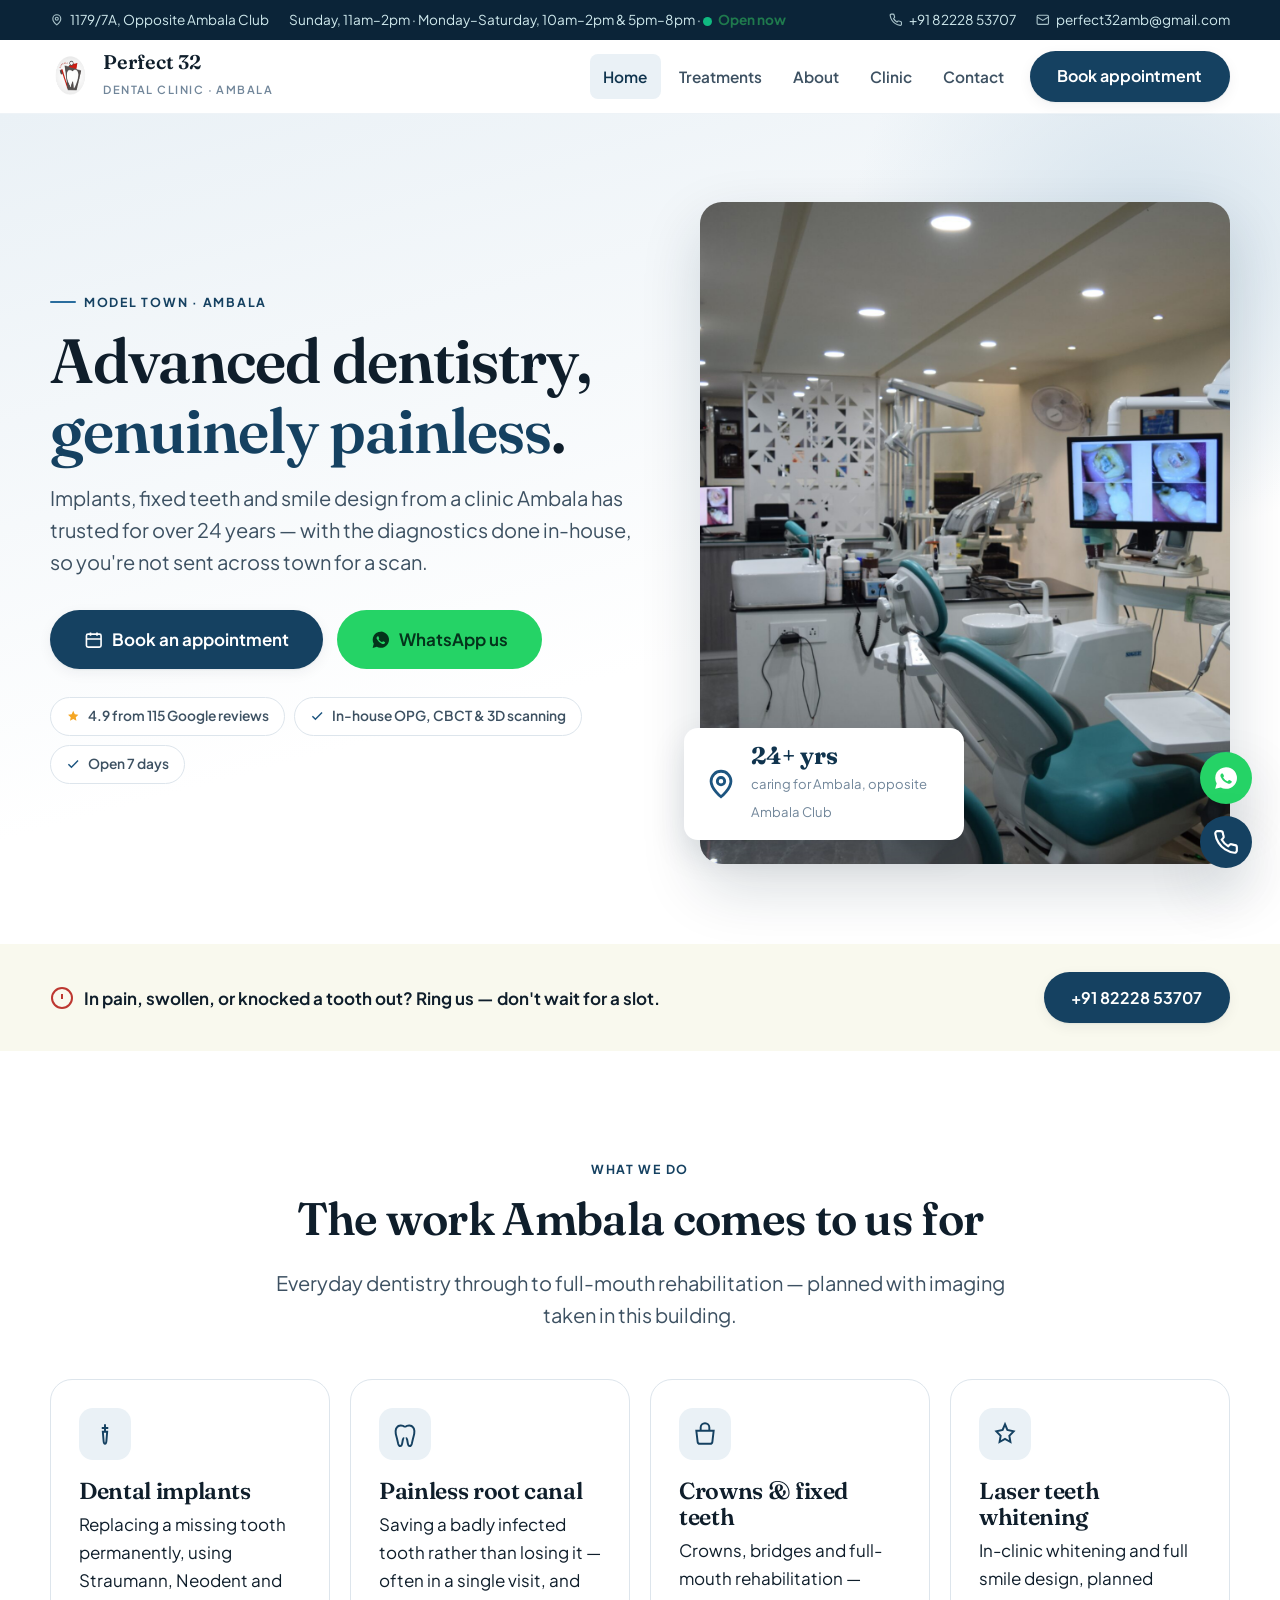
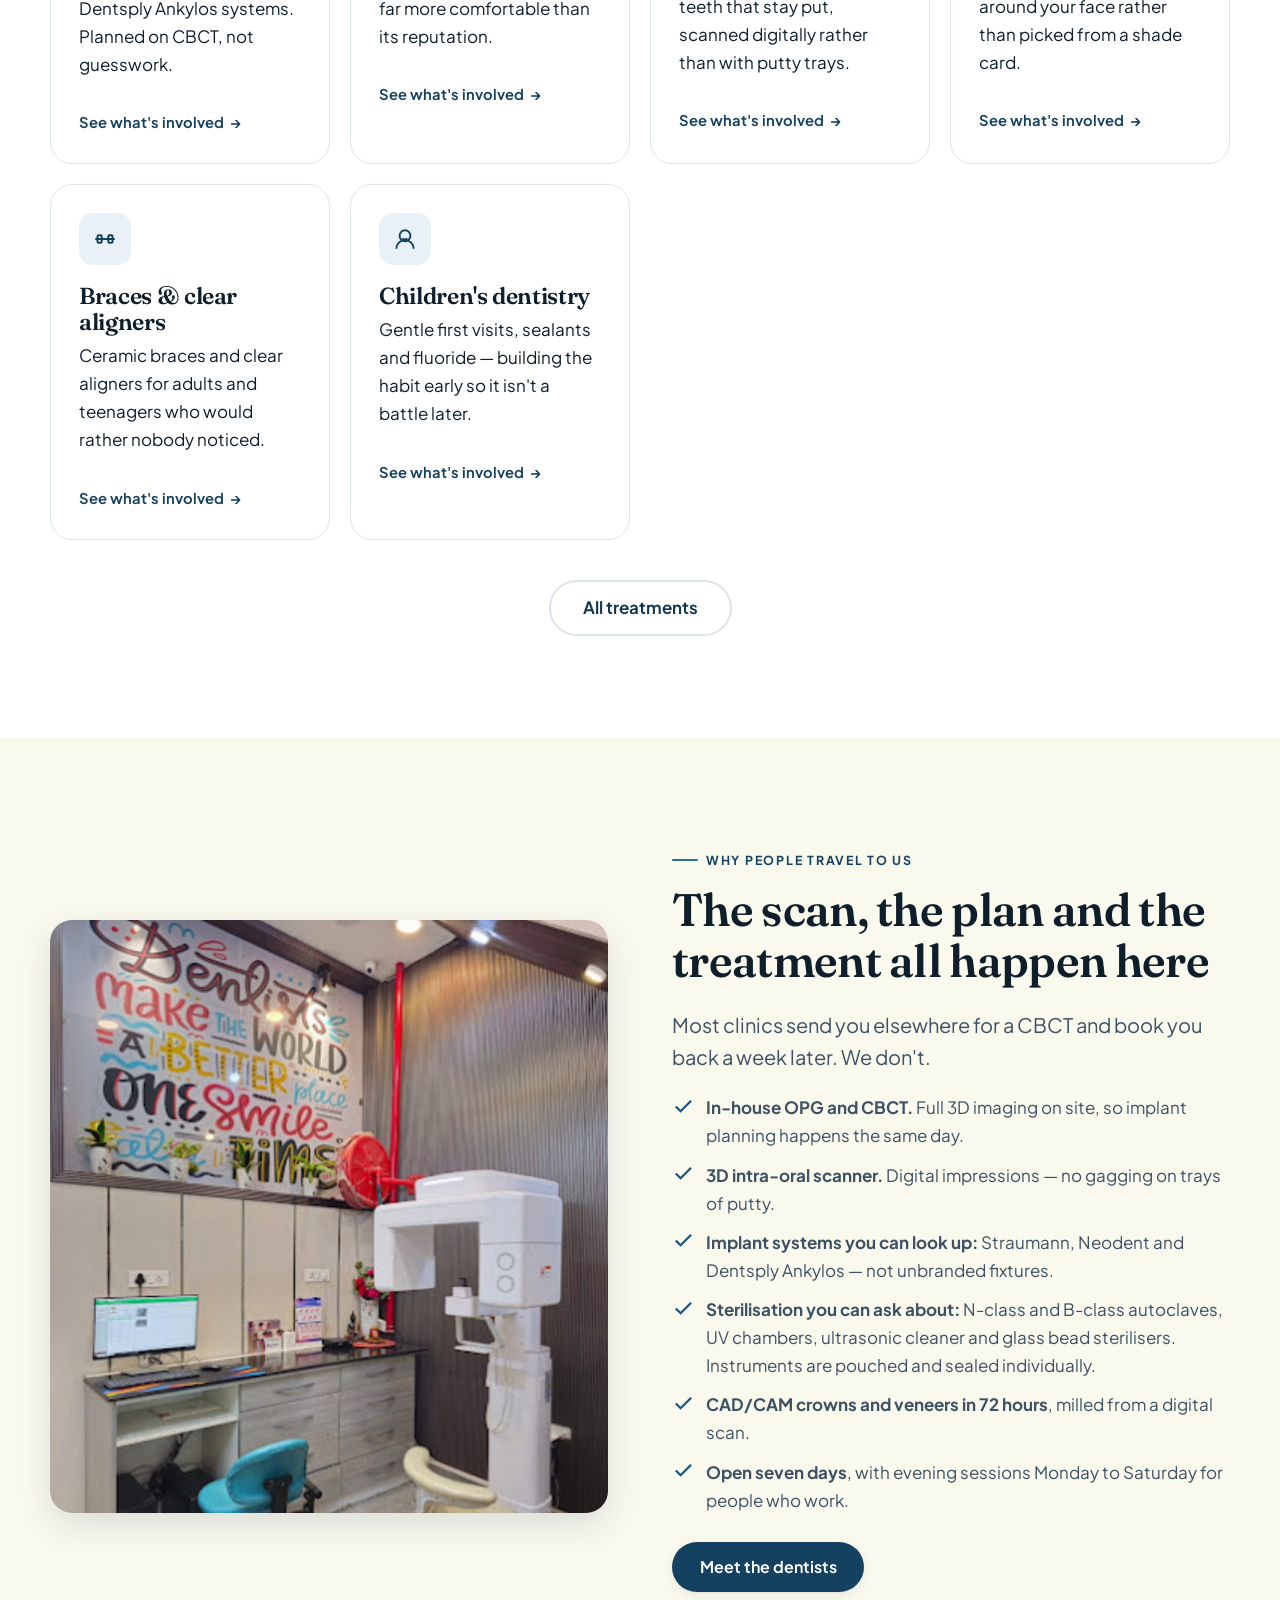
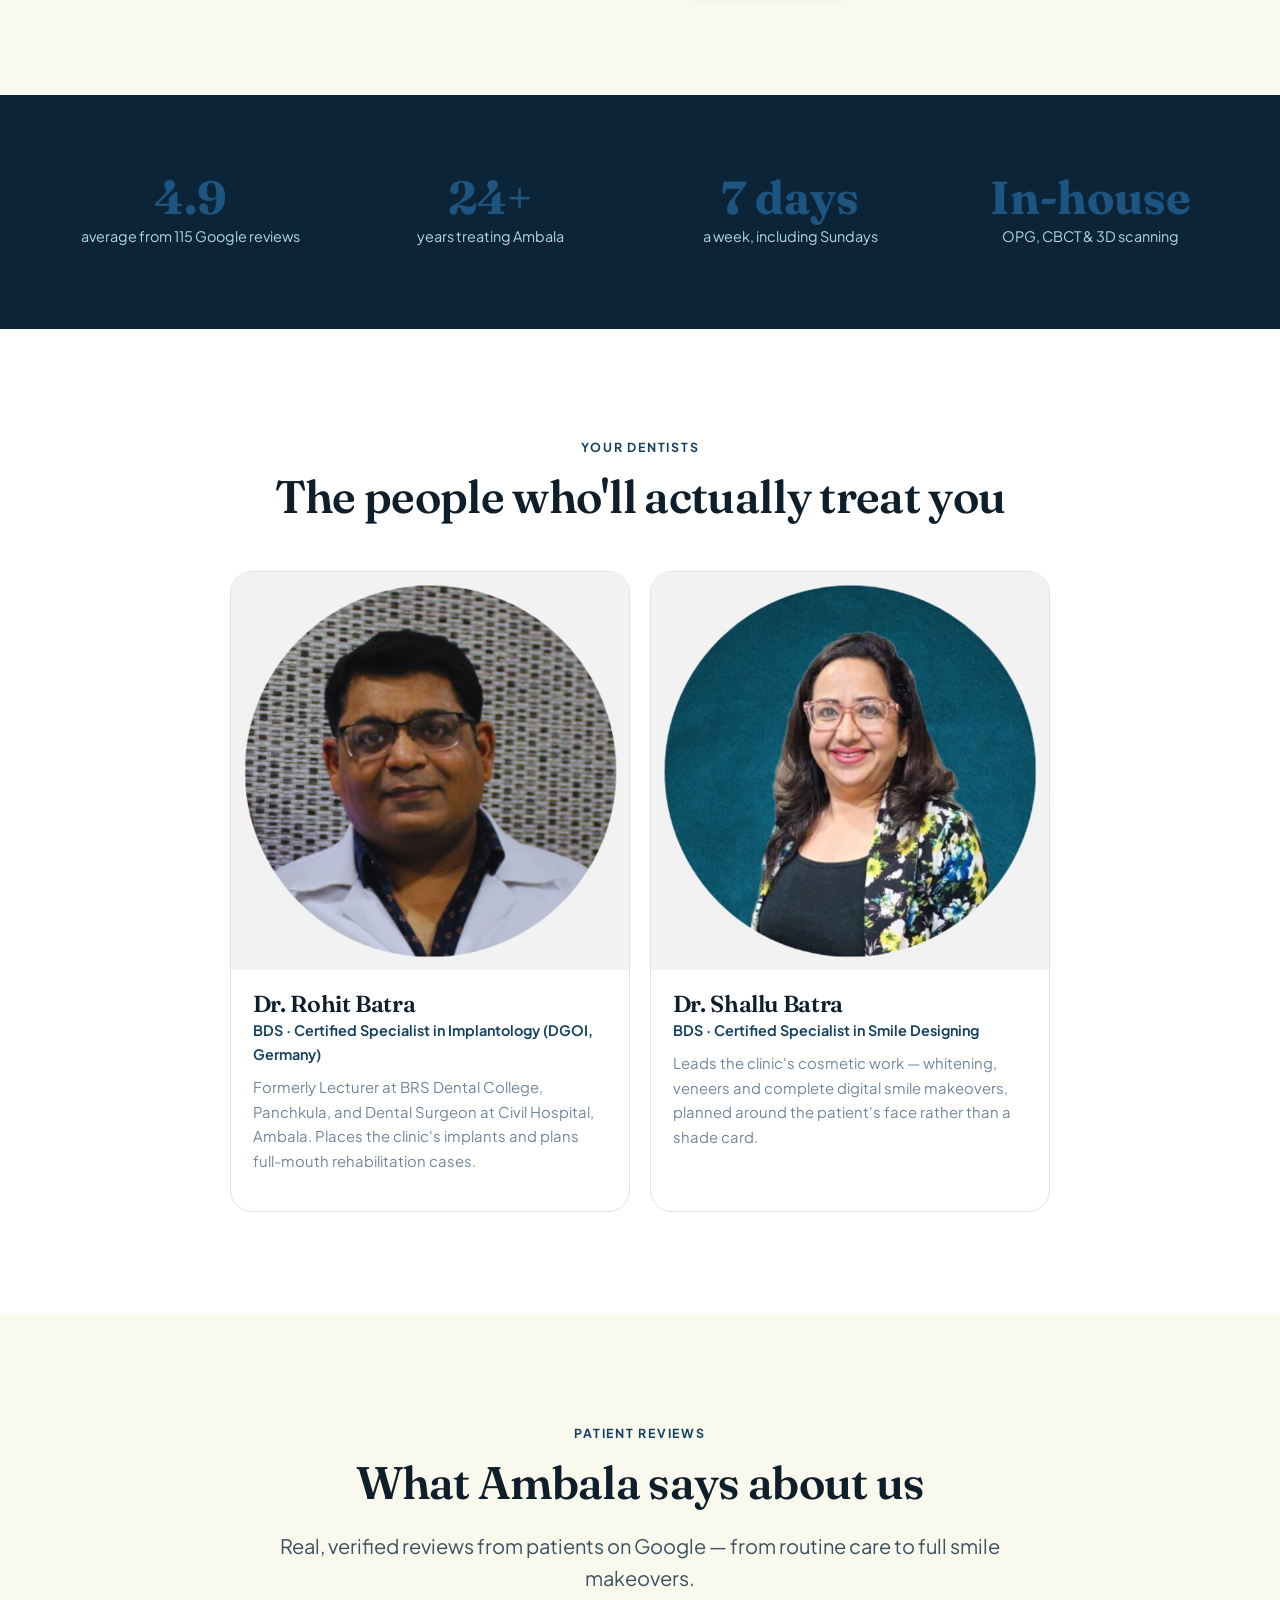
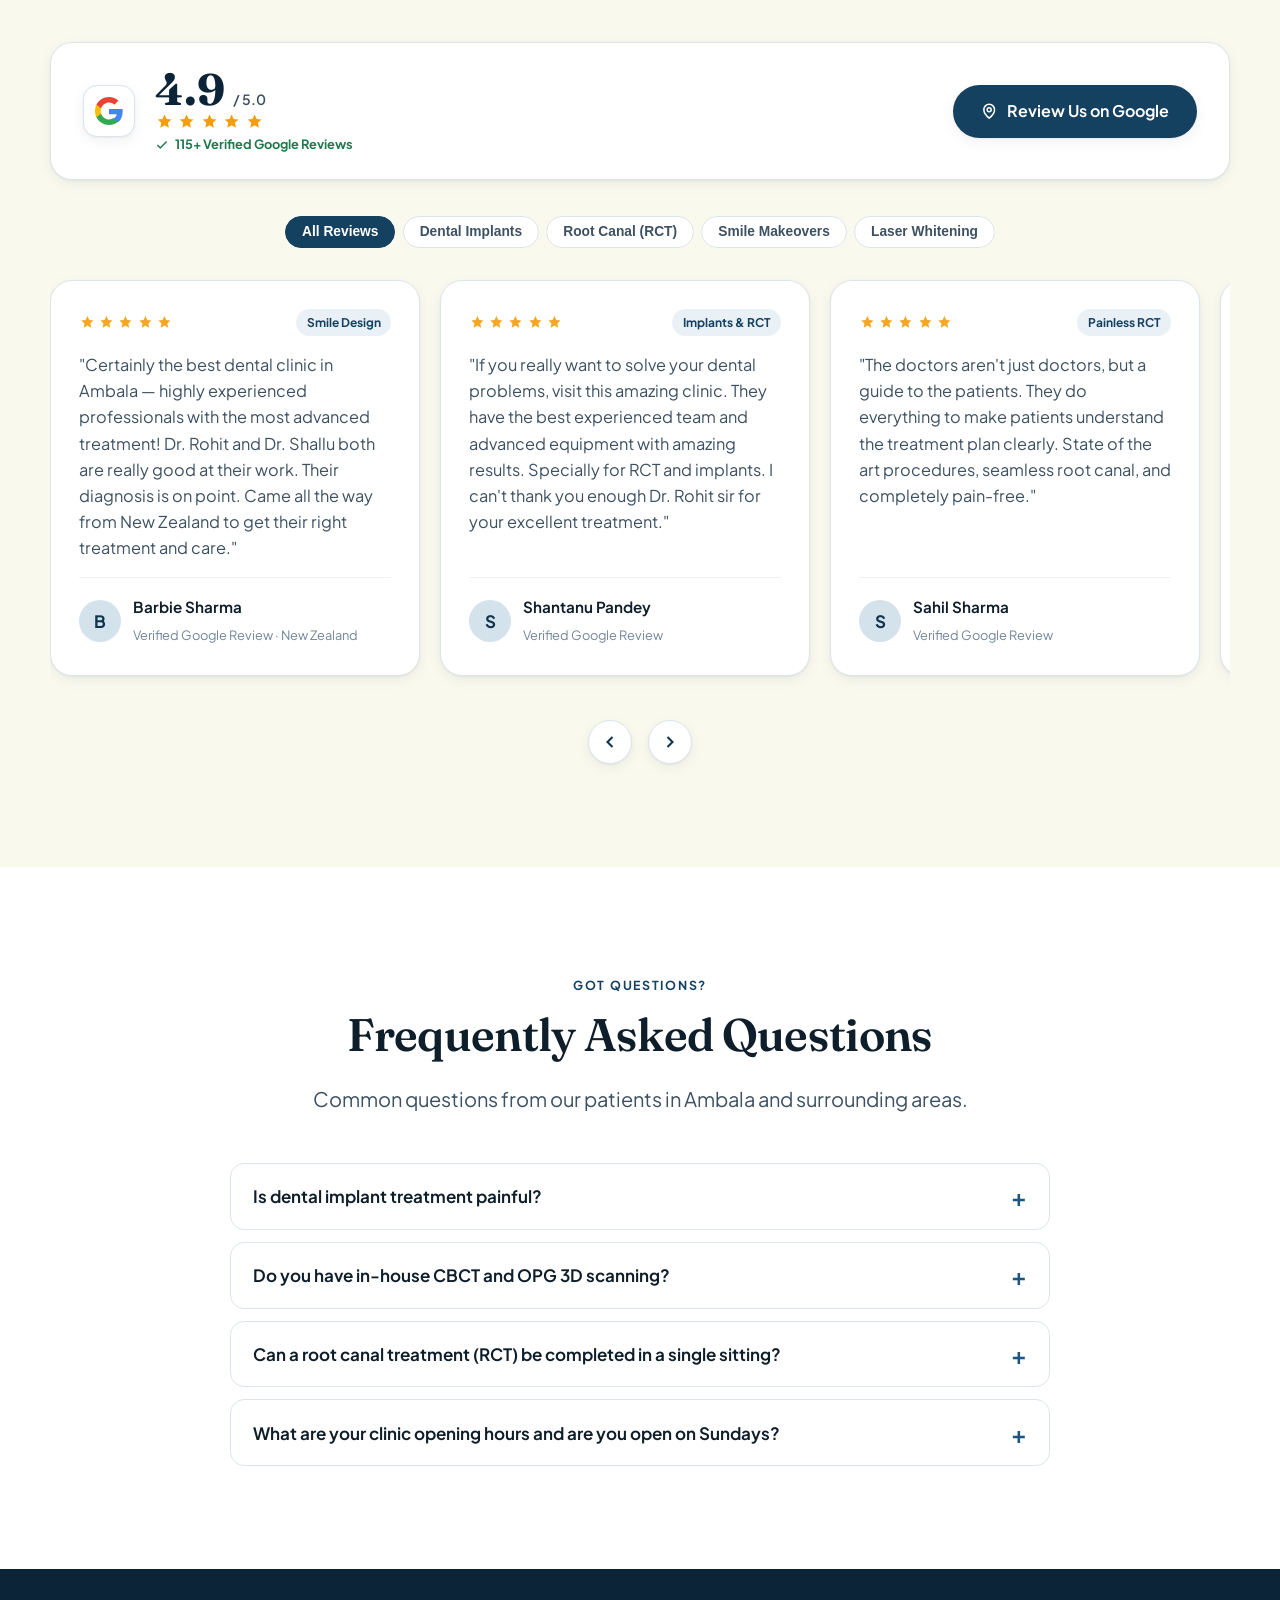
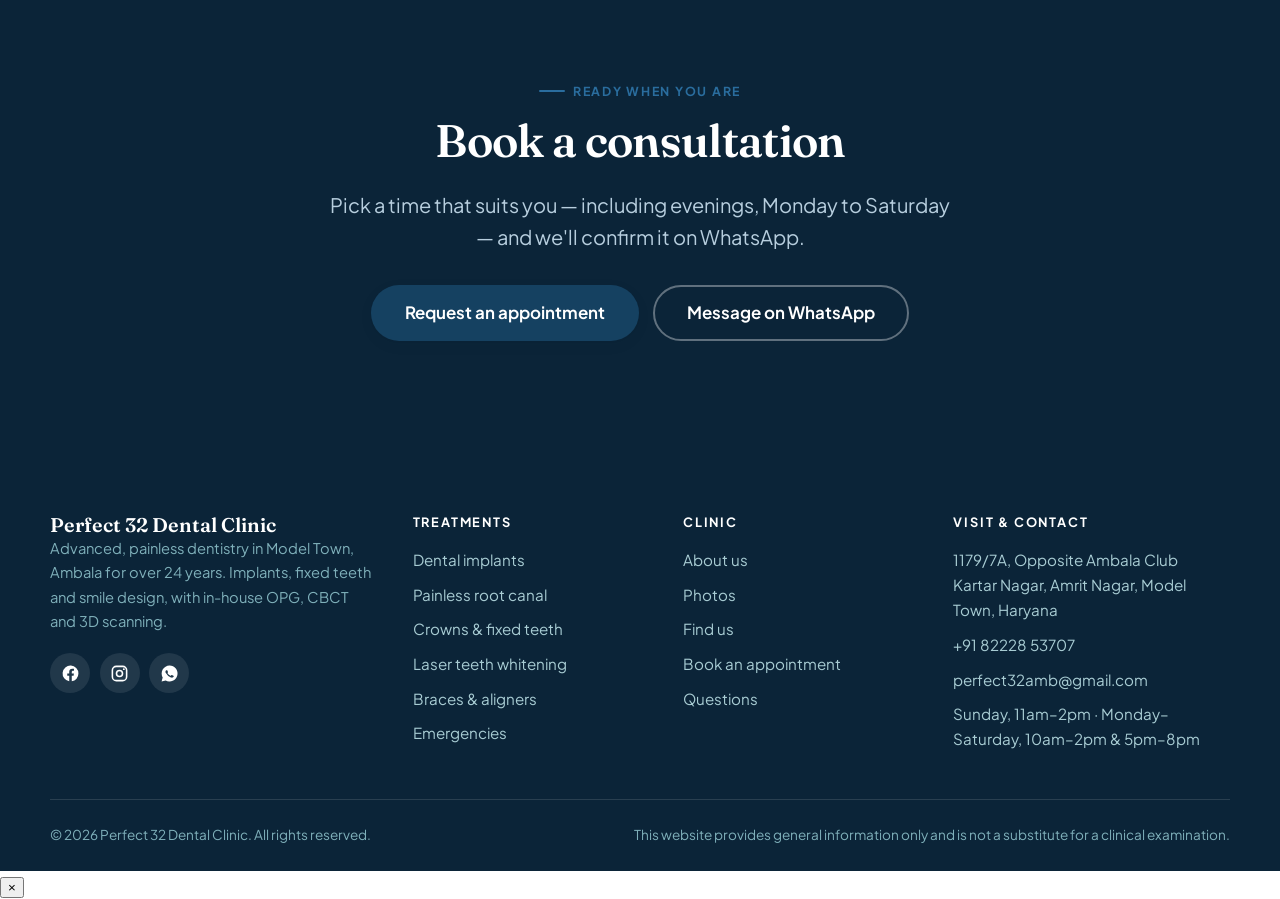
<file: index.html>
<!doctype html>
<html lang="en-IN">
<head>
<title>Perfect 32 Dental Clinic — Dentist in Model Town, Ambala</title>
<meta name="description" content="Painless dental implants, root canals, laser teeth whitening and fixed teeth in Ambala. In-house OPG & CBCT. Rated 4.9 by 115 patients. Call 082228 53707.">
<link rel="canonical" href="https://perfect32dental.in/index.html">
<meta property="og:type" content="website">
<meta property="og:title" content="Perfect 32 Dental Clinic — Dentist in Model Town, Ambala">
<meta property="og:description" content="Painless dental implants, root canals, laser teeth whitening and fixed teeth in Ambala. In-house OPG & CBCT. Rated 4.9 by 115 patients. Call 082228 53707.">
<meta property="og:url" content="https://perfect32dental.in/index.html">
<meta property="og:image" content="https://perfect32dental.in/assets/img/og-cover.jpg">
<meta property="og:locale" content="en_IN">
<meta name="twitter:card" content="summary_large_image">
<meta charset="utf-8">
<meta name="viewport" content="width=device-width, initial-scale=1">
<meta name="theme-color" content="#0a7d8c">
<link rel="icon" href="assets/img/favicon.svg" type="image/svg+xml">
<link rel="apple-touch-icon" href="assets/img/apple-touch-icon.png">
<link rel="preconnect" href="https://fonts.googleapis.com">
<link rel="preconnect" href="https://fonts.gstatic.com" crossorigin>
<link href="https://fonts.googleapis.com/css2?family=Fraunces:opsz,wght@9..144,400;9..144,600&family=Plus+Jakarta+Sans:wght@400;600;700&display=swap" rel="stylesheet">
<link rel="stylesheet" href="assets/css/style.css">
<script type="application/ld+json">
{
  "@context": "https://schema.org",
  "@graph": [
    {
      "@type": ["Dentist", "MedicalBusiness", "LocalBusiness"],
      "@id": "https://perfect32dental.in/#clinic",
      "name": "Perfect 32 Dental Clinic",
      "url": "https://perfect32dental.in/",
      "image": "https://perfect32dental.in/assets/img/og-cover.jpg",
      "logo": "https://perfect32dental.in/assets/img/logo.png",
      "telephone": "+91-82228-53707",
      "email": "perfect32amb@gmail.com",
      "sameAs": [
        "https://instagram.com/perfect32dentalamb",
        "https://maps.app.goo.gl/Xb3j6PkAcgHWRVyS7"
      ],
      "priceRange": "₹₹",
      "currenciesAccepted": "INR",
      "address": {
        "@type": "PostalAddress",
        "streetAddress": "1179/7A, Opposite Ambala Club, Kartar Nagar, Amrit Nagar, Model Town",
        "addressLocality": "Ambala",
        "addressRegion": "Haryana",
        "postalCode": "134003",
        "addressCountry": "IN"
      },
      "geo": {
        "@type": "GeoCoordinates",
        "latitude": 30.3633285,
        "longitude": 76.7909031
      },
      "hasMap": "https://maps.app.goo.gl/Xb3j6PkAcgHWRVyS7",
      "areaServed": [
        { "@type": "Place", "name": "Ambala" },
        { "@type": "Place", "name": "Ambala Cantt" },
        { "@type": "Place", "name": "Ambala City" },
        { "@type": "Place", "name": "Model Town, Ambala" }
      ],
      "availableLanguage": ["English", "Hindi", "Punjabi"],
      "aggregateRating": {
        "@type": "AggregateRating",
        "ratingValue": "4.9",
        "reviewCount": "115",
        "bestRating": "5",
        "worstRating": "1"
      },
      "openingHoursSpecification": [
        {
          "@type": "OpeningHoursSpecification",
          "dayOfWeek": ["Monday","Tuesday","Wednesday","Thursday","Friday","Saturday"],
          "opens": "10:00",
          "closes": "14:00"
        },
        {
          "@type": "OpeningHoursSpecification",
          "dayOfWeek": ["Monday","Tuesday","Wednesday","Thursday","Friday","Saturday"],
          "opens": "17:00",
          "closes": "20:00"
        },
        {
          "@type": "OpeningHoursSpecification",
          "dayOfWeek": "Sunday",
          "opens": "11:00",
          "closes": "14:00"
        }
      ],
      "medicalSpecialty": "Dentistry",
      "employee": [
        {
          "@type": "Person",
          "name": "Dr. Rohit Batra",
          "jobTitle": "Certified Specialist in Implantology (DGOI, Germany)",
          "hasCredential": "BDS"
        },
        {
          "@type": "Person",
          "name": "Dr. Shallu Batra",
          "jobTitle": "Certified Specialist in Smile Designing",
          "hasCredential": "BDS"
        }
      ],
      "hasOfferCatalog": {
        "@type": "OfferCatalog",
        "name": "Dental treatments",
        "itemListElement": [
          { "@type": "Offer", "itemOffered": { "@type": "MedicalProcedure", "name": "Dental implants" } },
          { "@type": "Offer", "itemOffered": { "@type": "MedicalProcedure", "name": "Painless root canal treatment" } },
          { "@type": "Offer", "itemOffered": { "@type": "MedicalProcedure", "name": "Crowns, bridges and fixed teeth" } },
          { "@type": "Offer", "itemOffered": { "@type": "MedicalProcedure", "name": "Laser teeth whitening" } },
          { "@type": "Offer", "itemOffered": { "@type": "MedicalProcedure", "name": "Smile designing" } },
          { "@type": "Offer", "itemOffered": { "@type": "MedicalProcedure", "name": "Clear aligners and ceramic braces" } },
          { "@type": "Offer", "itemOffered": { "@type": "MedicalProcedure", "name": "Full mouth rehabilitation" } },
          { "@type": "Offer", "itemOffered": { "@type": "MedicalProcedure", "name": "Paediatric dentistry" } }
        ]
      },
      "potentialAction": {
        "@type": "ReserveAction",
        "target": { "@type": "EntryPoint", "urlTemplate": "https://perfect32dental.in/book.html" },
        "result": { "@type": "Reservation", "name": "Dental appointment request" }
      }
    },
    {
      "@type": "FAQPage",
      "mainEntity": [
        {
          "@type": "Question",
          "name": "Is dental implant treatment painful at Perfect 32 Dental Clinic?",
          "acceptedAnswer": {
            "@type": "Answer",
            "text": "Not at all. Implants are placed under local anaesthesia with computer-guided CBCT 3D planning. Most patients report feeling little to no discomfort during or after the procedure."
          }
        },
        {
          "@type": "Question",
          "name": "Do you have in-house CBCT and OPG 3D scanning?",
          "acceptedAnswer": {
            "@type": "Answer",
            "text": "Yes, we have an in-house digital OPG, CBCT, and 3D intra-oral scanner. You do not need to travel across Ambala for your diagnostic scans; everything is completed in the same building."
          }
        },
        {
          "@type": "Question",
          "name": "Can a root canal treatment (RCT) be done in a single sitting?",
          "acceptedAnswer": {
            "@type": "Answer",
            "text": "Yes, in most indicated cases, root canal treatment is performed painlessly in a single visit using advanced rotary endodontics and digital apex locators."
          }
        },
        {
          "@type": "Question",
          "name": "Are you open on Sundays and during evening hours?",
          "acceptedAnswer": {
            "@type": "Answer",
            "text": "Yes, Perfect 32 Dental Clinic is open 7 days a week. We operate morning and evening sessions Monday to Saturday (10am–2pm and 5pm–8pm) and morning sessions on Sunday (11am–2pm)."
          }
        }
      ]
    }
  ]
}
</script>
</head>
<body>
<a class="skip" href="#main">Skip to content</a>

<div class="topbar">
  <div class="wrap">
    <div class="topbar-links">
      <a data-clinic-href="map" target="_blank" rel="noopener">
        <svg viewBox="0 0 24 24" fill="none" stroke="currentColor" stroke-width="2" aria-hidden="true"><path d="M12 21s7-5.6 7-11a7 7 0 1 0-14 0c0 5.4 7 11 7 11Z"/><circle cx="12" cy="10" r="2.6"/></svg>
        <span data-clinic="addressLine1">Opposite Ambala Club, Model Town</span>
      </a>
      <span><span data-clinic="hours">Open 7 days</span> · <span class="pulse-dot"></span><strong class="js-open-now"></strong></span>
    </div>
    <div class="topbar-links">
      <a data-clinic-href="tel">
        <svg viewBox="0 0 24 24" fill="none" stroke="currentColor" stroke-width="2" aria-hidden="true"><path d="M22 16.9v3a2 2 0 0 1-2.2 2 19.8 19.8 0 0 1-8.6-3.1 19.5 19.5 0 0 1-6-6A19.8 19.8 0 0 1 2.1 4.2 2 2 0 0 1 4.1 2h3a2 2 0 0 1 2 1.7c.1 1 .4 1.9.7 2.8a2 2 0 0 1-.5 2.1L8.1 9.9a16 16 0 0 0 6 6l1.3-1.3a2 2 0 0 1 2.1-.4c.9.3 1.8.6 2.8.7a2 2 0 0 1 1.7 2Z"/></svg>
        <span data-clinic="phonePrimary">082228 53707</span>
      </a>
      <a data-clinic-href="mail">
        <svg viewBox="0 0 24 24" fill="none" stroke="currentColor" stroke-width="2" aria-hidden="true"><rect x="2" y="4" width="20" height="16" rx="2"/><path d="m2 7 10 6 10-6"/></svg>
        <span data-clinic="email">perfect32amb@gmail.com</span>
      </a>
    </div>
  </div>
</div>

<header class="site-head">
  <nav class="wrap nav" aria-label="Main">
    <a class="brand" href="index.html">
      <img class="brand-mark" src="assets/img/logo.png" width="642" height="497" alt="">
      <span>
        <span class="brand-name">Perfect 32</span>
        <span class="brand-sub">Dental Clinic · Ambala</span>
      </span>
    </a>

    <button class="burger" id="burger" aria-expanded="false" aria-controls="navLinks" aria-label="Open menu">
      <svg viewBox="0 0 24 24" fill="none" stroke="currentColor" stroke-width="2" aria-hidden="true"><path d="M3 6h18M3 12h18M3 18h18"/></svg>
    </button>

    <ul class="nav-links" id="navLinks">
      <li><a href="index.html" data-nav="index" aria-current="page">Home</a></li>
      <li><a href="services.html" data-nav="services">Treatments</a></li>
      <li><a href="about.html" data-nav="about">About</a></li>
      <li><a href="gallery.html" data-nav="gallery">Clinic</a></li>
      <li><a href="contact.html" data-nav="contact">Contact</a></li>
      <li class="nav-cta"><a class="btn btn-primary" href="book.html">Book appointment</a></li>
    </ul>
  </nav>
</header>

<main id="main">
<section class="hero">
  <div class="wrap">
    <div>
      <span class="eyebrow">Model Town · Ambala</span>
      <h1>Advanced dentistry, <em>genuinely painless</em>.</h1>
      <p class="lead">Implants, fixed teeth and smile design from a clinic Ambala has trusted for over 24 years — with the diagnostics done in-house, so you're not sent across town for a scan.</p>

      <div class="btn-row" style="margin-top:2rem">
        <a class="btn btn-primary btn-lg" href="book.html">
          <svg viewBox="0 0 24 24" fill="none" stroke="currentColor" stroke-width="2" aria-hidden="true"><rect x="3" y="5" width="18" height="16" rx="2"/><path d="M8 3v4M16 3v4M3 11h18"/></svg>
          Book an appointment
        </a>
        <a class="btn btn-wa btn-lg" data-clinic-href="wa" target="_blank" rel="noopener">
          <svg viewBox="0 0 24 24" fill="currentColor" aria-hidden="true"><path d="M12 2a10 10 0 0 0-8.6 15L2 22l5.2-1.3A10 10 0 1 0 12 2Zm5.1 14c-.2.6-1.2 1.2-1.7 1.2-.5.1-1 .1-1.6-.1a12 12 0 0 1-6.4-5.6c-.5-.9-.8-1.8-.3-2.7.2-.4.5-.7.8-.9.2-.1.6-.1.8-.1s.4 0 .6.4l.8 1.8c.1.2 0 .4-.1.6l-.4.5c-.1.2-.3.3-.1.6a8.7 8.7 0 0 0 3.7 3.2c.3.1.5.1.6-.1l.7-.8c.2-.2.3-.2.6-.1l1.8.9c.3.1.4.2.4.4s0 .8-.2 1.4Z"/></svg>
          WhatsApp us
        </a>
      </div>

      <div class="trust-row">
        <span class="pill"><svg viewBox="0 0 24 24" fill="#f5a623" aria-hidden="true"><path d="m12 3 2.6 5.6 6 .8-4.4 4.2 1.1 6-5.3-3-5.3 3 1.1-6L3.4 9.4l6-.8L12 3Z"/></svg> 4.9 from 115 Google reviews</span>
        <span class="pill"><svg viewBox="0 0 24 24" fill="none" stroke="currentColor" stroke-width="2.4" aria-hidden="true"><path d="M20 6 9 17l-5-5"/></svg> In-house OPG, CBCT &amp; 3D scanning</span>
        <span class="pill"><svg viewBox="0 0 24 24" fill="none" stroke="currentColor" stroke-width="2.4" aria-hidden="true"><path d="M20 6 9 17l-5-5"/></svg> Open 7 days</span>
      </div>
    </div>

    <div class="hero-media reveal">
      <img src="assets/img/hero.jpg" width="1600" height="1584" alt="Treatment room at Perfect 32 Dental Clinic, Model Town, Ambala" fetchpriority="high">
      <div class="hero-badge">
        <svg viewBox="0 0 24 24" fill="none" stroke="#1d5580" stroke-width="2" style="width:34px;height:34px;flex:none" aria-hidden="true"><path d="M12 21s7-5.6 7-11a7 7 0 1 0-14 0c0 5.4 7 11 7 11Z"/><circle cx="12" cy="10" r="2.6"/></svg>
        <div>
          <strong>24+ yrs</strong>
          <span>caring for Ambala, opposite Ambala Club</span>
        </div>
      </div>
    </div>
  </div>
</section>

<!-- Emergency strip -->
<section class="tint" style="padding-block:1.75rem">
  <div class="wrap" style="display:flex;flex-wrap:wrap;gap:1rem;align-items:center;justify-content:space-between">
    <p style="margin:0;font-weight:650;display:flex;align-items:center;gap:.65rem">
      <svg viewBox="0 0 24 24" fill="none" stroke="#bd3730" stroke-width="2" style="width:24px;height:24px;flex:none" aria-hidden="true"><circle cx="12" cy="12" r="10"/><path d="M12 8v5M12 16.5v.01"/></svg>
      In pain, swollen, or knocked a tooth out? Ring us — don't wait for a slot.
    </p>
    <a class="btn btn-primary" data-clinic-href="tel"><span data-clinic="phonePrimary">082228 53707</span></a>
  </div>
</section>

<!-- Treatments -->
<section>
  <div class="wrap">
    <div class="s-head center reveal">
      <span class="eyebrow">What we do</span>
      <h2>The work Ambala comes to us for</h2>
      <p class="lead">Everyday dentistry through to full-mouth rehabilitation — planned with imaging taken in this building.</p>
    </div>

    <div class="grid g-3">
      <article class="card reveal" id="implants">
        <div class="card-ico"><svg viewBox="0 0 24 24" fill="none" stroke="currentColor" stroke-width="1.8" aria-hidden="true"><path d="M12 3v7M9 6.5h6M10 10h4l-.7 8.5c-.1 1.4-.6 2.5-1.3 2.5s-1.2-1.1-1.3-2.5L10 10Z"/></svg></div>
        <h3>Dental implants</h3>
        <p>Replacing a missing tooth permanently, using Straumann, Neodent and Dentsply Ankylos systems. Planned on CBCT, not guesswork.</p>
        <a class="card-link" href="services.html#implants">See what's involved</a>
      </article>

      <article class="card reveal" id="rct">
        <div class="card-ico"><svg viewBox="0 0 24 24" fill="none" stroke="currentColor" stroke-width="1.8" aria-hidden="true"><path d="M12 5.5c-2.4-1.8-5.9-1.7-7.5.4-1.7 2.1-1.3 5.4-.4 8.5.7 2.6 1.2 4.8 1.6 6.5.4 1.5 1.1 2.2 1.9 2.2 1.1 0 1.5-.9 1.8-2.5l.6-3.3c.2-1.1.7-1.7 1.3-1.7"/><path d="M12 5.5c2.4-1.8 5.9-1.7 7.5.4 1.7 2.1 1.3 5.4.4 8.5-.7 2.6-1.2 4.8-1.6 6.5-.4 1.5-1.1 2.2-1.9 2.2-1.1 0-1.5-.9-1.8-2.5l-.6-3.3c-.2-1.1-.7-1.7-1.3-1.7"/></svg></div>
        <h3>Painless root canal</h3>
        <p>Saving a badly infected tooth rather than losing it — often in a single visit, and far more comfortable than its reputation.</p>
        <a class="card-link" href="services.html#rct">See what's involved</a>
      </article>

      <article class="card reveal" id="crowns">
        <div class="card-ico"><svg viewBox="0 0 24 24" fill="none" stroke="currentColor" stroke-width="1.8" aria-hidden="true"><path d="M4 9h16l-1.2 10.2a2 2 0 0 1-2 1.8H7.2a2 2 0 0 1-2-1.8L4 9Z"/><path d="M8 9V6a4 4 0 0 1 8 0v3"/></svg></div>
        <h3>Crowns &amp; fixed teeth</h3>
        <p>Crowns, bridges and full-mouth rehabilitation — teeth that stay put, scanned digitally rather than with putty trays.</p>
        <a class="card-link" href="services.html#crowns">See what's involved</a>
      </article>

      <article class="card reveal" id="whitening">
        <div class="card-ico"><svg viewBox="0 0 24 24" fill="none" stroke="currentColor" stroke-width="1.8" aria-hidden="true"><path d="m12 3 2.2 5.2L20 9.6l-4 4 1 5.8-5-2.8-5 2.8 1-5.8-4-4 5.8-1.4L12 3Z"/></svg></div>
        <h3>Laser teeth whitening</h3>
        <p>In-clinic whitening and full smile design, planned around your face rather than picked from a shade card.</p>
        <a class="card-link" href="services.html#whitening">See what's involved</a>
      </article>

      <article class="card reveal" id="ortho">
        <div class="card-ico"><svg viewBox="0 0 24 24" fill="none" stroke="currentColor" stroke-width="1.8" aria-hidden="true"><path d="M3 12h18"/><rect x="5" y="8.5" width="4" height="7" rx="1.2"/><rect x="15" y="8.5" width="4" height="7" rx="1.2"/></svg></div>
        <h3>Braces &amp; clear aligners</h3>
        <p>Ceramic braces and clear aligners for adults and teenagers who would rather nobody noticed.</p>
        <a class="card-link" href="services.html#ortho">See what's involved</a>
      </article>

      <article class="card reveal" id="pediatric">
        <div class="card-ico"><svg viewBox="0 0 24 24" fill="none" stroke="currentColor" stroke-width="1.8" aria-hidden="true"><circle cx="12" cy="9" r="5"/><path d="M9.5 8.5v.01M14.5 8.5v.01M9.8 11.5a3 3 0 0 0 4.4 0"/><path d="M4 21a8 8 0 0 1 16 0"/></svg></div>
        <h3>Children's dentistry</h3>
        <p>Gentle first visits, sealants and fluoride — building the habit early so it isn't a battle later.</p>
        <a class="card-link" href="services.html#pediatric">See what's involved</a>
      </article>
    </div>

    <div class="btn-row center" style="margin-top:2.5rem">
      <a class="btn btn-ghost btn-lg" href="services.html">All treatments</a>
    </div>
  </div>
</section>

<!--
  Before & After Smile Showcase — SHELVED, awaiting better clinical photography.

  To bring it back: delete this opening comment marker and the closing one just
  before "Why us", and the section works again as-is. The images it points at are
  still in assets/img/cases/ and the CSS and JS are untouched, so nothing else
  needs restoring. main.js guards on the elements existing, so no console errors
  while it is out.

  What it still needs before it should go live again:
    - Dental Implants: a RETRACTED after of the same patient. The current after is
      a natural smile against a retracted before, so the two can never wipe cleanly.
    - Whitening and Clear Aligners: no usable pair exists in the album at all.
    - Two further pairs are photographed and ready but unlabelled — the older
      gentleman and the young woman — pending Dr. Batra confirming which treatment
      each received, since the tab label is a clinical claim.

<section class="ba-section">
  <div class="wrap">
    <div class="s-head center reveal">
      <span class="eyebrow">Real Transformations</span>
      <h2>Smile Makeovers &amp; Clinical Results</h2>
      <p class="lead">Interactive cases treated by Dr. Rohit Batra &amp; Dr. Shallu Batra at Perfect 32 Dental Clinic, Ambala.</p>
    </div>

    <div class="ba-tabs reveal">
      <button type="button" class="ba-tab active" data-case="implants" data-before="assets/img/cases/implant-before.jpg" data-after="assets/img/cases/implant-after.jpg" data-title="Anterior Dental Implant" data-desc="Missing upper front tooth replaced with an implant and fixed crown, restoring the natural smile line." data-tag="Dental Implants">Dental Implants</button>
      <button type="button" class="ba-tab" data-case="veneers" data-before="assets/img/cases/veneers-before.jpg" data-after="assets/img/cases/veneers-after.jpg" data-title="Anterior Cosmetic Restoration" data-desc="Stained and uneven upper front teeth restored to an even shape and shade." data-tag="Smile Makeover">Smile Design / Veneers</button>
      <button type="button" class="ba-tab" data-case="diastema" data-before="assets/img/cases/diastema-before.jpg" data-after="assets/img/cases/diastema-after.jpg" data-title="Diastema Closure" data-desc="Midline gap between the upper front teeth closed and the anterior edges reshaped, treated over two visits." data-tag="Diastema Closure">Diastema Closure</button>
    </div>

    <div class="ba-container reveal">
      <div class="ba-slider" id="baSlider">
        <img class="ba-img-after" src="assets/img/cases/implant-after.jpg" alt="After treatment clinical result">
        <div class="ba-img-before-wrap">
          <img class="ba-img-before" src="assets/img/cases/implant-before.jpg" alt="Before treatment clinical condition">
        </div>
        <div class="ba-handle">
          <div class="ba-handle-btn" aria-hidden="true">
            <svg viewBox="0 0 24 24" fill="none" stroke="currentColor" stroke-width="2.5"><path d="m8 7-5 5 5 5M16 7l5 5-5 5"/></svg>
          </div>
        </div>
        <span class="ba-badge before">Before</span>
        <span class="ba-badge after">After</span>
      </div>
      <div class="ba-meta">
        <div class="ba-meta-info">
          <h3 class="ba-meta-title">Anterior Dental Implant</h3>
          <p class="ba-meta-desc">Missing upper front tooth replaced with an implant and fixed crown, restoring the natural smile line.</p>
        </div>
        <span class="ba-case-tag">Dental Implants</span>
      </div>
    </div>
    <p class="ba-note reveal">👉 <em>Drag or swipe the slider left and right to inspect the transformation.</em></p>
  </div>
</section>
-->

<!-- Why us -->
<section class="tint">
  <div class="wrap split">
    <div class="reveal">
      <img src="assets/img/clinic-1.jpg" width="1400" height="1488" alt="In-house OPG and CBCT unit beside the reception desk at Perfect 32 Dental Clinic" loading="lazy">
    </div>
    <div class="reveal">
      <span class="eyebrow">Why people travel to us</span>
      <h2>The scan, the plan and the treatment all happen here</h2>
      <p class="lead">Most clinics send you elsewhere for a CBCT and book you back a week later. We don't.</p>
      <ul class="ticks">
        <li><svg viewBox="0 0 24 24" fill="none" stroke="currentColor" stroke-width="2.4" aria-hidden="true"><path d="M20 6 9 17l-5-5"/></svg> <span><strong>In-house OPG and CBCT.</strong> Full 3D imaging on site, so implant planning happens the same day.</span></li>
        <li><svg viewBox="0 0 24 24" fill="none" stroke="currentColor" stroke-width="2.4" aria-hidden="true"><path d="M20 6 9 17l-5-5"/></svg> <span><strong>3D intra-oral scanner.</strong> Digital impressions — no gagging on trays of putty.</span></li>
        <li><svg viewBox="0 0 24 24" fill="none" stroke="currentColor" stroke-width="2.4" aria-hidden="true"><path d="M20 6 9 17l-5-5"/></svg> <span><strong>Implant systems you can look up:</strong> Straumann, Neodent and Dentsply Ankylos — not unbranded fixtures.</span></li>
        <li><svg viewBox="0 0 24 24" fill="none" stroke="currentColor" stroke-width="2.4" aria-hidden="true"><path d="M20 6 9 17l-5-5"/></svg> <span><strong>Sterilisation you can ask about:</strong> N-class and B-class autoclaves, UV chambers, ultrasonic cleaner and glass bead sterilisers. Instruments are pouched and sealed individually.</span></li>
        <li><svg viewBox="0 0 24 24" fill="none" stroke="currentColor" stroke-width="2.4" aria-hidden="true"><path d="M20 6 9 17l-5-5"/></svg> <span><strong>CAD/CAM crowns and veneers in 72 hours</strong>, milled from a digital scan.</span></li>
        <li><svg viewBox="0 0 24 24" fill="none" stroke="currentColor" stroke-width="2.4" aria-hidden="true"><path d="M20 6 9 17l-5-5"/></svg> <span><strong>Open seven days</strong>, with evening sessions Monday to Saturday for people who work.</span></li>
      </ul>
      <div class="btn-row" style="margin-top:1.75rem">
        <a class="btn btn-primary" href="about.html">Meet the dentists</a>
      </div>
    </div>
  </div>
</section>

<!-- Stats -->
<section class="deep" style="padding-block:clamp(2.5rem,5vw,3.5rem)">
  <div class="wrap grid g-4">
    <div class="stat"><b>4.9</b><span>average from 115 Google reviews</span></div>
    <div class="stat"><b>24+</b><span>years treating Ambala</span></div>
    <div class="stat"><b>7 days</b><span>a week, including Sundays</span></div>
    <div class="stat"><b>In-house</b><span>OPG, CBCT &amp; 3D scanning</span></div>
  </div>
</section>

<!-- Team -->
<section>
  <div class="wrap">
    <div class="s-head center reveal">
      <span class="eyebrow">Your dentists</span>
      <h2>The people who'll actually treat you</h2>
    </div>
    <div class="grid g-3" style="max-width:820px;margin-inline:auto">
      <article class="doc reveal">
        <img src="assets/img/team/dentist-1.jpg" width="600" height="600" alt="Dr. Rohit Batra" loading="lazy">
        <div class="doc-body">
          <h3>Dr. Rohit Batra</h3>
          <p class="doc-role">BDS · Certified Specialist in Implantology (DGOI, Germany)</p>
          <p class="muted" style="font-size:.93rem">Formerly Lecturer at BRS Dental College, Panchkula, and Dental Surgeon at Civil Hospital, Ambala. Places the clinic's implants and plans full-mouth rehabilitation cases.</p>
        </div>
      </article>
      <article class="doc reveal">
        <img src="assets/img/team/dentist-2.jpg" width="600" height="600" alt="Dr. Shallu Batra" loading="lazy">
        <div class="doc-body">
          <h3>Dr. Shallu Batra</h3>
          <p class="doc-role">BDS · Certified Specialist in Smile Designing</p>
          <p class="muted" style="font-size:.93rem">Leads the clinic's cosmetic work — whitening, veneers and complete digital smile makeovers, planned around the patient's face rather than a shade card.</p>
        </div>
      </article>
    </div>
  </div>
</section>

<!-- Google Reviews & Carousel -->
<section class="tint">
  <div class="wrap">
    <div class="s-head center reveal">
      <span class="eyebrow">Patient reviews</span>
      <h2>What Ambala says about us</h2>
      <p class="lead">Real, verified reviews from patients on Google — from routine care to full smile makeovers.</p>
    </div>

    <!-- Google Summary Badge Card -->
    <div class="google-summary-card reveal">
      <div class="google-rating-block">
        <div class="google-logo-badge">
          <svg viewBox="0 0 24 24" aria-hidden="true">
            <path fill="#4285F4" d="M23.745 12.27c0-.7-.06-1.4-.19-2.07H12v4.51h6.6c-.29 1.52-1.14 2.82-2.4 3.68v3.05h3.88c2.27-2.09 3.66-5.17 3.66-9.17Z"/>
            <path fill="#34A853" d="M12 24c3.24 0 5.95-1.08 7.93-2.91l-3.88-3.05c-1.08.72-2.45 1.16-4.05 1.16-3.12 0-5.77-2.1-6.72-4.93H1.25v3.15C3.26 21.36 7.35 24 12 24Z"/>
            <path fill="#FBBC05" d="M5.28 14.27c-.25-.72-.38-1.49-.38-2.27s.14-1.55.38-2.27V6.58H1.25C.45 8.16 0 9.97 0 12c0 2.03.45 3.84 1.25 5.42l4.03-3.15Z"/>
            <path fill="#EA4335" d="M12 4.75c1.77 0 3.35.61 4.6 1.8l3.42-3.42C17.95 1.19 15.24 0 12 0 7.35 0 3.26 2.64 1.25 6.58l4.03 3.15c.95-2.83 3.6-4.98 6.72-4.98Z"/>
          </svg>
        </div>
        <div class="google-score-details">
          <div style="display:flex;align-items:baseline;gap:.5rem">
            <span class="google-score">4.9</span>
            <span class="google-meta">/ 5.0</span>
          </div>
          <div class="google-stars">
            <svg viewBox="0 0 24 24" fill="currentColor"><path d="m12 3 2.6 5.6 6 .8-4.4 4.2 1.1 6-5.3-3-5.3 3 1.1-6L3.4 9.4l6-.8L12 3Z"/></svg>
            <svg viewBox="0 0 24 24" fill="currentColor"><path d="m12 3 2.6 5.6 6 .8-4.4 4.2 1.1 6-5.3-3-5.3 3 1.1-6L3.4 9.4l6-.8L12 3Z"/></svg>
            <svg viewBox="0 0 24 24" fill="currentColor"><path d="m12 3 2.6 5.6 6 .8-4.4 4.2 1.1 6-5.3-3-5.3 3 1.1-6L3.4 9.4l6-.8L12 3Z"/></svg>
            <svg viewBox="0 0 24 24" fill="currentColor"><path d="m12 3 2.6 5.6 6 .8-4.4 4.2 1.1 6-5.3-3-5.3 3 1.1-6L3.4 9.4l6-.8L12 3Z"/></svg>
            <svg viewBox="0 0 24 24" fill="currentColor"><path d="m12 3 2.6 5.6 6 .8-4.4 4.2 1.1 6-5.3-3-5.3 3 1.1-6L3.4 9.4l6-.8L12 3Z"/></svg>
          </div>
          <span class="google-verified-pill">
            <svg viewBox="0 0 24 24" width="14" height="14" fill="none" stroke="currentColor" stroke-width="2.5"><path d="M20 6 9 17l-5-5"/></svg>
            115+ Verified Google Reviews
          </span>
        </div>
      </div>
      <div>
        <a class="btn btn-primary" data-clinic-href="map" target="_blank" rel="noopener">
          <svg viewBox="0 0 24 24" fill="none" stroke="currentColor" stroke-width="2" aria-hidden="true"><path d="M12 21s7-5.6 7-11a7 7 0 1 0-14 0c0 5.4 7 11 7 11Z"/><circle cx="12" cy="10" r="2.6"/></svg>
          Review Us on Google
        </a>
      </div>
    </div>

    <!-- Review Filter Tabs -->
    <div class="reviews-filters reveal">
      <button type="button" class="review-filter-btn active" data-filter="all">All Reviews</button>
      <button type="button" class="review-filter-btn" data-filter="implants">Dental Implants</button>
      <button type="button" class="review-filter-btn" data-filter="rct">Root Canal (RCT)</button>
      <button type="button" class="review-filter-btn" data-filter="smile">Smile Makeovers</button>
      <button type="button" class="review-filter-btn" data-filter="whitening">Laser Whitening</button>
    </div>

    <!-- Review Carousel Track -->
    <div class="reviews-carousel-wrap reveal">
      <div class="reviews-track" id="reviewsTrack">

        <article class="review-card" data-category="smile">
          <div class="review-card-top">
            <div class="stars" aria-label="5 out of 5 stars">
              <svg viewBox="0 0 24 24" fill="currentColor"><path d="m12 3 2.6 5.6 6 .8-4.4 4.2 1.1 6-5.3-3-5.3 3 1.1-6L3.4 9.4l6-.8L12 3Z"/></svg>
              <svg viewBox="0 0 24 24" fill="currentColor"><path d="m12 3 2.6 5.6 6 .8-4.4 4.2 1.1 6-5.3-3-5.3 3 1.1-6L3.4 9.4l6-.8L12 3Z"/></svg>
              <svg viewBox="0 0 24 24" fill="currentColor"><path d="m12 3 2.6 5.6 6 .8-4.4 4.2 1.1 6-5.3-3-5.3 3 1.1-6L3.4 9.4l6-.8L12 3Z"/></svg>
              <svg viewBox="0 0 24 24" fill="currentColor"><path d="m12 3 2.6 5.6 6 .8-4.4 4.2 1.1 6-5.3-3-5.3 3 1.1-6L3.4 9.4l6-.8L12 3Z"/></svg>
              <svg viewBox="0 0 24 24" fill="currentColor"><path d="m12 3 2.6 5.6 6 .8-4.4 4.2 1.1 6-5.3-3-5.3 3 1.1-6L3.4 9.4l6-.8L12 3Z"/></svg>
            </div>
            <span class="review-treatment-tag">Smile Design</span>
          </div>
          <blockquote>"Certainly the best dental clinic in Ambala — highly experienced professionals with the most advanced treatment! Dr. Rohit and Dr. Shallu both are really good at their work. Their diagnosis is on point. Came all the way from New Zealand to get their right treatment and care."</blockquote>
          <footer>
            <span class="avatar">B</span>
            <span><cite>Barbie Sharma</cite><small>Verified Google Review · New Zealand</small></span>
          </footer>
        </article>

        <article class="review-card" data-category="implants">
          <div class="review-card-top">
            <div class="stars" aria-label="5 out of 5 stars">
              <svg viewBox="0 0 24 24" fill="currentColor"><path d="m12 3 2.6 5.6 6 .8-4.4 4.2 1.1 6-5.3-3-5.3 3 1.1-6L3.4 9.4l6-.8L12 3Z"/></svg>
              <svg viewBox="0 0 24 24" fill="currentColor"><path d="m12 3 2.6 5.6 6 .8-4.4 4.2 1.1 6-5.3-3-5.3 3 1.1-6L3.4 9.4l6-.8L12 3Z"/></svg>
              <svg viewBox="0 0 24 24" fill="currentColor"><path d="m12 3 2.6 5.6 6 .8-4.4 4.2 1.1 6-5.3-3-5.3 3 1.1-6L3.4 9.4l6-.8L12 3Z"/></svg>
              <svg viewBox="0 0 24 24" fill="currentColor"><path d="m12 3 2.6 5.6 6 .8-4.4 4.2 1.1 6-5.3-3-5.3 3 1.1-6L3.4 9.4l6-.8L12 3Z"/></svg>
              <svg viewBox="0 0 24 24" fill="currentColor"><path d="m12 3 2.6 5.6 6 .8-4.4 4.2 1.1 6-5.3-3-5.3 3 1.1-6L3.4 9.4l6-.8L12 3Z"/></svg>
            </div>
            <span class="review-treatment-tag">Implants &amp; RCT</span>
          </div>
          <blockquote>"If you really want to solve your dental problems, visit this amazing clinic. They have the best experienced team and advanced equipment with amazing results. Specially for RCT and implants. I can't thank you enough Dr. Rohit sir for your excellent treatment."</blockquote>
          <footer>
            <span class="avatar">S</span>
            <span><cite>Shantanu Pandey</cite><small>Verified Google Review</small></span>
          </footer>
        </article>

        <article class="review-card" data-category="rct">
          <div class="review-card-top">
            <div class="stars" aria-label="5 out of 5 stars">
              <svg viewBox="0 0 24 24" fill="currentColor"><path d="m12 3 2.6 5.6 6 .8-4.4 4.2 1.1 6-5.3-3-5.3 3 1.1-6L3.4 9.4l6-.8L12 3Z"/></svg>
              <svg viewBox="0 0 24 24" fill="currentColor"><path d="m12 3 2.6 5.6 6 .8-4.4 4.2 1.1 6-5.3-3-5.3 3 1.1-6L3.4 9.4l6-.8L12 3Z"/></svg>
              <svg viewBox="0 0 24 24" fill="currentColor"><path d="m12 3 2.6 5.6 6 .8-4.4 4.2 1.1 6-5.3-3-5.3 3 1.1-6L3.4 9.4l6-.8L12 3Z"/></svg>
              <svg viewBox="0 0 24 24" fill="currentColor"><path d="m12 3 2.6 5.6 6 .8-4.4 4.2 1.1 6-5.3-3-5.3 3 1.1-6L3.4 9.4l6-.8L12 3Z"/></svg>
              <svg viewBox="0 0 24 24" fill="currentColor"><path d="m12 3 2.6 5.6 6 .8-4.4 4.2 1.1 6-5.3-3-5.3 3 1.1-6L3.4 9.4l6-.8L12 3Z"/></svg>
            </div>
            <span class="review-treatment-tag">Painless RCT</span>
          </div>
          <blockquote>"The doctors aren't just doctors, but a guide to the patients. They do everything to make patients understand the treatment plan clearly. State of the art procedures, seamless root canal, and completely pain-free."</blockquote>
          <footer>
            <span class="avatar">S</span>
            <span><cite>Sahil Sharma</cite><small>Verified Google Review</small></span>
          </footer>
        </article>

        <article class="review-card" data-category="whitening">
          <div class="review-card-top">
            <div class="stars" aria-label="5 out of 5 stars">
              <svg viewBox="0 0 24 24" fill="currentColor"><path d="m12 3 2.6 5.6 6 .8-4.4 4.2 1.1 6-5.3-3-5.3 3 1.1-6L3.4 9.4l6-.8L12 3Z"/></svg>
              <svg viewBox="0 0 24 24" fill="currentColor"><path d="m12 3 2.6 5.6 6 .8-4.4 4.2 1.1 6-5.3-3-5.3 3 1.1-6L3.4 9.4l6-.8L12 3Z"/></svg>
              <svg viewBox="0 0 24 24" fill="currentColor"><path d="m12 3 2.6 5.6 6 .8-4.4 4.2 1.1 6-5.3-3-5.3 3 1.1-6L3.4 9.4l6-.8L12 3Z"/></svg>
              <svg viewBox="0 0 24 24" fill="currentColor"><path d="m12 3 2.6 5.6 6 .8-4.4 4.2 1.1 6-5.3-3-5.3 3 1.1-6L3.4 9.4l6-.8L12 3Z"/></svg>
              <svg viewBox="0 0 24 24" fill="currentColor"><path d="m12 3 2.6 5.6 6 .8-4.4 4.2 1.1 6-5.3-3-5.3 3 1.1-6L3.4 9.4l6-.8L12 3Z"/></svg>
            </div>
            <span class="review-treatment-tag">Laser Whitening</span>
          </div>
          <blockquote>"Got laser teeth whitening done by Dr. Shallu Batra before my wedding. The results were unbelievable — bright, natural, and done in one sitting without any tooth sensitivity. The best aesthetic dental care in Ambala!"</blockquote>
          <footer>
            <span class="avatar">A</span>
            <span><cite>Anjali Malhotra</cite><small>Verified Google Review</small></span>
          </footer>
        </article>

        <article class="review-card" data-category="implants">
          <div class="review-card-top">
            <div class="stars" aria-label="5 out of 5 stars">
              <svg viewBox="0 0 24 24" fill="currentColor"><path d="m12 3 2.6 5.6 6 .8-4.4 4.2 1.1 6-5.3-3-5.3 3 1.1-6L3.4 9.4l6-.8L12 3Z"/></svg>
              <svg viewBox="0 0 24 24" fill="currentColor"><path d="m12 3 2.6 5.6 6 .8-4.4 4.2 1.1 6-5.3-3-5.3 3 1.1-6L3.4 9.4l6-.8L12 3Z"/></svg>
              <svg viewBox="0 0 24 24" fill="currentColor"><path d="m12 3 2.6 5.6 6 .8-4.4 4.2 1.1 6-5.3-3-5.3 3 1.1-6L3.4 9.4l6-.8L12 3Z"/></svg>
              <svg viewBox="0 0 24 24" fill="currentColor"><path d="m12 3 2.6 5.6 6 .8-4.4 4.2 1.1 6-5.3-3-5.3 3 1.1-6L3.4 9.4l6-.8L12 3Z"/></svg>
              <svg viewBox="0 0 24 24" fill="currentColor"><path d="m12 3 2.6 5.6 6 .8-4.4 4.2 1.1 6-5.3-3-5.3 3 1.1-6L3.4 9.4l6-.8L12 3Z"/></svg>
            </div>
            <span class="review-treatment-tag">Dental Implants</span>
          </div>
          <blockquote>"Dr. Rohit Batra placed two dental implants for me. Having the CBCT 3D machine right in the clinic meant the surgery was planned precisely with no guesswork. Healed completely within weeks."</blockquote>
          <footer>
            <span class="avatar">G</span>
            <span><cite>Gurpreet Singh</cite><small>Verified Google Review</small></span>
          </footer>
        </article>

      </div>
    </div>

    <!-- Carousel Nav Buttons -->
    <div class="carousel-controls reveal">
      <button type="button" class="carousel-btn" id="reviewsPrev" aria-label="Previous review">
        <svg viewBox="0 0 24 24" fill="none" stroke="currentColor" stroke-width="2.5"><path d="m15 18-6-6 6-6"/></svg>
      </button>
      <button type="button" class="carousel-btn" id="reviewsNext" aria-label="Next review">
        <svg viewBox="0 0 24 24" fill="none" stroke="currentColor" stroke-width="2.5"><path d="m9 18 6-6-6-6"/></svg>
      </button>
    </div>
  </div>
</section>

<!-- FAQ Section -->
<section>
  <div class="wrap">
    <div class="s-head center reveal">
      <span class="eyebrow">Got Questions?</span>
      <h2>Frequently Asked Questions</h2>
      <p class="lead">Common questions from our patients in Ambala and surrounding areas.</p>
    </div>

    <div class="faq reveal">
      <details>
        <summary>Is dental implant treatment painful?</summary>
        <div class="faq-body">
          <p>Not at all. Implants are placed under local anaesthesia with computer-guided CBCT 3D planning. Most patients report feeling little to no discomfort during or after the procedure, returning to normal activities within 24 hours.</p>
        </div>
      </details>

      <details>
        <summary>Do you have in-house CBCT and OPG 3D scanning?</summary>
        <div class="faq-body">
          <p>Yes, we have an in-house digital OPG, CBCT, and 3D intra-oral scanner. You do not need to travel across Ambala for diagnostic scans; everything is completed on-site during your initial visit.</p>
        </div>
      </details>

      <details>
        <summary>Can a root canal treatment (RCT) be completed in a single sitting?</summary>
        <div class="faq-body">
          <p>Yes, in most indicated cases, root canal treatment is performed painlessly in a single visit using advanced rotary endodontics and digital apex locators.</p>
        </div>
      </details>

      <details>
        <summary>What are your clinic opening hours and are you open on Sundays?</summary>
        <div class="faq-body">
          <p>We are open 7 days a week! Monday to Saturday: 10:00 AM – 2:00 PM and 5:00 PM – 8:00 PM. Sunday: 11:00 AM – 2:00 PM.</p>
        </div>
      </details>
    </div>
  </div>
</section>

<!-- CTA -->
<section class="deep">
  <div class="wrap center" style="max-width:640px">
    <span class="eyebrow">Ready when you are</span>
    <h2>Book a consultation</h2>
    <p class="lead" style="color:#b7cede">Pick a time that suits you — including evenings, Monday to Saturday — and we'll confirm it on WhatsApp.</p>
    <div class="btn-row center" style="margin-top:2rem">
      <a class="btn btn-primary btn-lg" href="book.html">Request an appointment</a>
      <a class="btn btn-ghost btn-lg" data-clinic-href="wa" target="_blank" rel="noopener">Message on WhatsApp</a>
    </div>
  </div>
</section>

</main>

<div class="floating-quick-bar">
  <a class="floating-btn floating-wa" data-clinic-href="wa" target="_blank" rel="noopener" aria-label="Chat on WhatsApp">
    <svg viewBox="0 0 24 24" fill="currentColor"><path d="M12 2a10 10 0 0 0-8.6 15L2 22l5.2-1.3A10 10 0 1 0 12 2Zm5.1 14c-.2.6-1.2 1.2-1.7 1.2-.5.1-1 .1-1.6-.1a12 12 0 0 1-6.4-5.6c-.5-.9-.8-1.8-.3-2.7.2-.4.5-.7.8-.9.2-.1.6-.1.8-.1s.4 0 .6.4l.8 1.8c.1.2 0 .4-.1.6l-.4.5c-.1.2-.3.3-.1.6a8.7 8.7 0 0 0 3.7 3.2c.3.1.5.1.6-.1l.7-.8c.2-.2.3-.2.6-.1l1.8.9c.3.1.4.2.4.4s0 .8-.2 1.4Z"/></svg>
  </a>
  <a class="floating-btn floating-call" data-clinic-href="tel" aria-label="Call clinic">
    <svg viewBox="0 0 24 24" fill="none" stroke="currentColor" stroke-width="2"><path d="M22 16.9v3a2 2 0 0 1-2.2 2 19.8 19.8 0 0 1-8.6-3.1 19.5 19.5 0 0 1-6-6A19.8 19.8 0 0 1 2.1 4.2 2 2 0 0 1 4.1 2h3a2 2 0 0 1 2 1.7c.1 1 .4 1.9.7 2.8a2 2 0 0 1-.5 2.1L8.1 9.9a16 16 0 0 0 6 6l1.3-1.3a2 2 0 0 1 2.1-.4c.9.3 1.8.6 2.8.7a2 2 0 0 1 1.7 2Z"/></svg>
  </a>
</div>

<footer class="site-foot">
  <div class="wrap">
    <div class="foot-grid">
      <div class="foot-brand">
        <span class="brand-name">Perfect 32 Dental Clinic</span>
        <p>Advanced, painless dentistry in Model Town, Ambala for over 24 years. Implants, fixed teeth and smile design, with in-house OPG, CBCT and 3D scanning.</p>
        <div class="socials">
          <a href="#" aria-label="Facebook" data-social="facebook"><svg viewBox="0 0 24 24" fill="currentColor" aria-hidden="true"><path d="M22 12a10 10 0 1 0-11.6 9.9v-7H7.9V12h2.5V9.8c0-2.5 1.5-3.9 3.8-3.9 1.1 0 2.2.2 2.2.2v2.4h-1.2c-1.2 0-1.6.8-1.6 1.6V12h2.7l-.4 2.9h-2.3v7A10 10 0 0 0 22 12Z"/></svg></a>
          <a href="https://instagram.com/perfect32dentalamb" target="_blank" rel="noopener" aria-label="Instagram"><svg viewBox="0 0 24 24" fill="none" stroke="currentColor" stroke-width="2" aria-hidden="true"><rect x="3" y="3" width="18" height="18" rx="5"/><circle cx="12" cy="12" r="3.8"/><circle cx="17.5" cy="6.5" r="1.2" fill="currentColor" stroke="none"/></svg></a>
          <a data-clinic-href="wa" target="_blank" rel="noopener" aria-label="WhatsApp"><svg viewBox="0 0 24 24" fill="currentColor" aria-hidden="true"><path d="M12 2a10 10 0 0 0-8.6 15L2 22l5.2-1.3A10 10 0 1 0 12 2Zm5.1 14c-.2.6-1.2 1.2-1.7 1.2-.5.1-1 .1-1.6-.1a12 12 0 0 1-6.4-5.6c-.5-.9-.8-1.8-.3-2.7.2-.4.5-.7.8-.9.2-.1.6-.1.8-.1s.4 0 .6.4l.8 1.8c.1.2 0 .4-.1.6l-.4.5c-.1.2-.3.3-.1.6a8.7 8.7 0 0 0 3.7 3.2c.3.1.5.1.6-.1l.7-.8c.2-.2.3-.2.6-.1l1.8.9c.3.1.4.2.4.4s0 .8-.2 1.4Z"/></svg></a>
        </div>
      </div>

      <div>
        <h4>Treatments</h4>
        <ul>
          <li><a href="services.html#implants">Dental implants</a></li>
          <li><a href="services.html#rct">Painless root canal</a></li>
          <li><a href="services.html#crowns">Crowns &amp; fixed teeth</a></li>
          <li><a href="services.html#whitening">Laser teeth whitening</a></li>
          <li><a href="services.html#ortho">Braces &amp; aligners</a></li>
          <li><a href="services.html#emergency">Emergencies</a></li>
        </ul>
      </div>

      <div>
        <h4>Clinic</h4>
        <ul>
          <li><a href="about.html">About us</a></li>
          <li><a href="gallery.html">Photos</a></li>
          <li><a href="contact.html">Find us</a></li>
          <li><a href="book.html">Book an appointment</a></li>
          <li><a href="contact.html#faq">Questions</a></li>
        </ul>
      </div>

      <div>
        <h4>Visit &amp; contact</h4>
        <ul>
          <li><a data-clinic-href="map" target="_blank" rel="noopener"><span data-clinic="addressLine1">1179/7A, Opposite Ambala Club</span><br><span data-clinic="addressLine2">Model Town, Ambala, Haryana</span></a></li>
          <li><a data-clinic-href="tel" data-clinic="phonePrimary">082228 53707</a></li>
          <li><a data-clinic-href="mail" data-clinic="email">perfect32amb@gmail.com</a></li>
          <li><span data-clinic="hours">Open 7 days</span></li>
        </ul>
      </div>
    </div>

    <div class="foot-bar">
      <span>&copy; <span data-clinic="year">2026</span> Perfect 32 Dental Clinic. All rights reserved.</span>
      <span>This website provides general information only and is not a substitute for a clinical examination.</span>
    </div>
  </div>
</footer>

<div class="mobile-bar">
  <a class="btn btn-ghost" data-clinic-href="tel">
    <svg viewBox="0 0 24 24" fill="none" stroke="currentColor" stroke-width="2" aria-hidden="true"><path d="M22 16.9v3a2 2 0 0 1-2.2 2 19.8 19.8 0 0 1-8.6-3.1 19.5 19.5 0 0 1-6-6A19.8 19.8 0 0 1 2.1 4.2 2 2 0 0 1 4.1 2h3a2 2 0 0 1 2 1.7c.1 1 .4 1.9.7 2.8a2 2 0 0 1-.5 2.1L8.1 9.9a16 16 0 0 0 6 6l1.3-1.3a2 2 0 0 1 2.1-.4c.9.3 1.8.6 2.8.7a2 2 0 0 1 1.7 2Z"/></svg>
    Call
  </a>
  <a class="btn btn-wa" data-clinic-href="wa" target="_blank" rel="noopener">
    <svg viewBox="0 0 24 24" fill="currentColor" aria-hidden="true"><path d="M12 2a10 10 0 0 0-8.6 15L2 22l5.2-1.3A10 10 0 1 0 12 2Zm5.1 14c-.2.6-1.2 1.2-1.7 1.2-.5.1-1 .1-1.6-.1a12 12 0 0 1-6.4-5.6c-.5-.9-.8-1.8-.3-2.7.2-.4.5-.7.8-.9.2-.1.6-.1.8-.1s.4 0 .6.4l.8 1.8c.1.2 0 .4-.1.6l-.4.5c-.1.2-.3.3-.1.6a8.7 8.7 0 0 0 3.7 3.2c.3.1.5.1.6-.1l.7-.8c.2-.2.3-.2.6-.1l1.8.9c.3.1.4.2.4.4s0 .8-.2 1.4Z"/></svg>
    WhatsApp
  </a>
  <a class="btn btn-primary" href="book.html">Book</a>
</div>

<script src="assets/js/config.js"></script>
<script src="assets/js/main.js"></script>
</body>
</html>
</file>
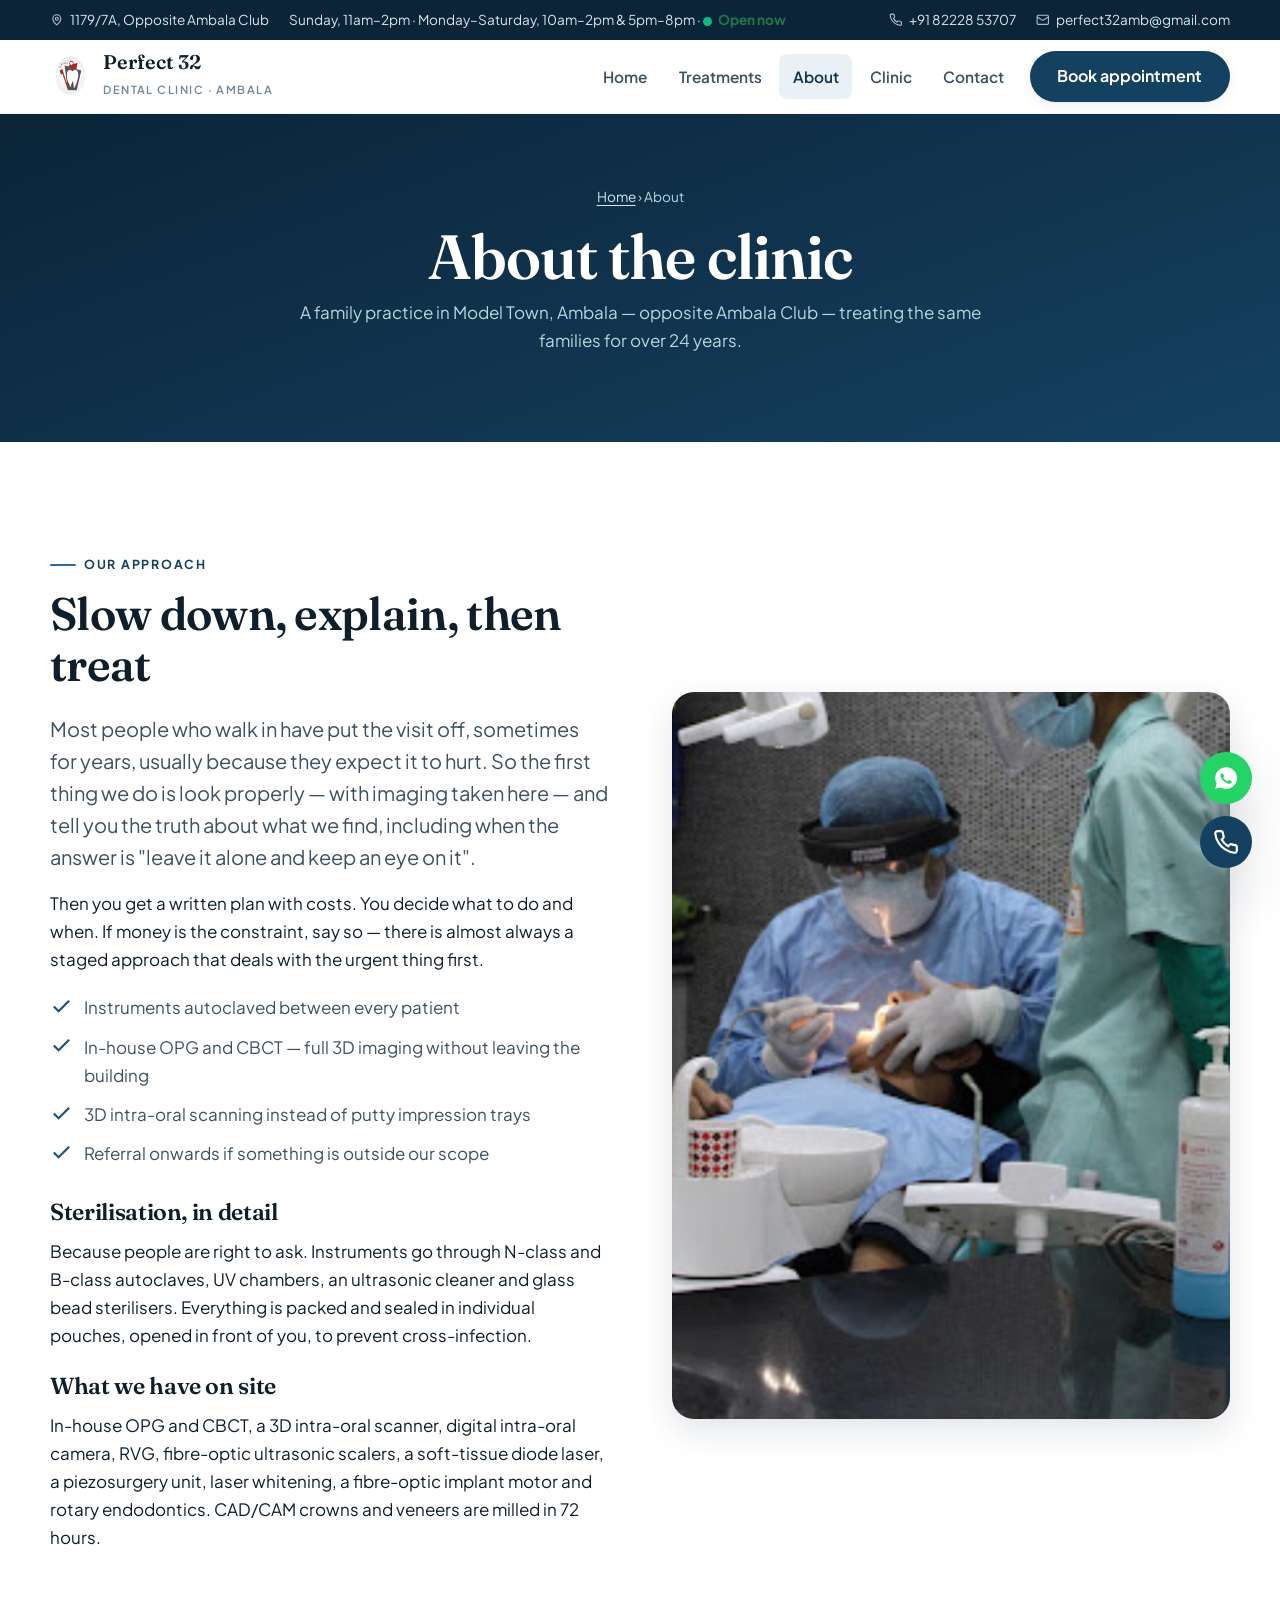
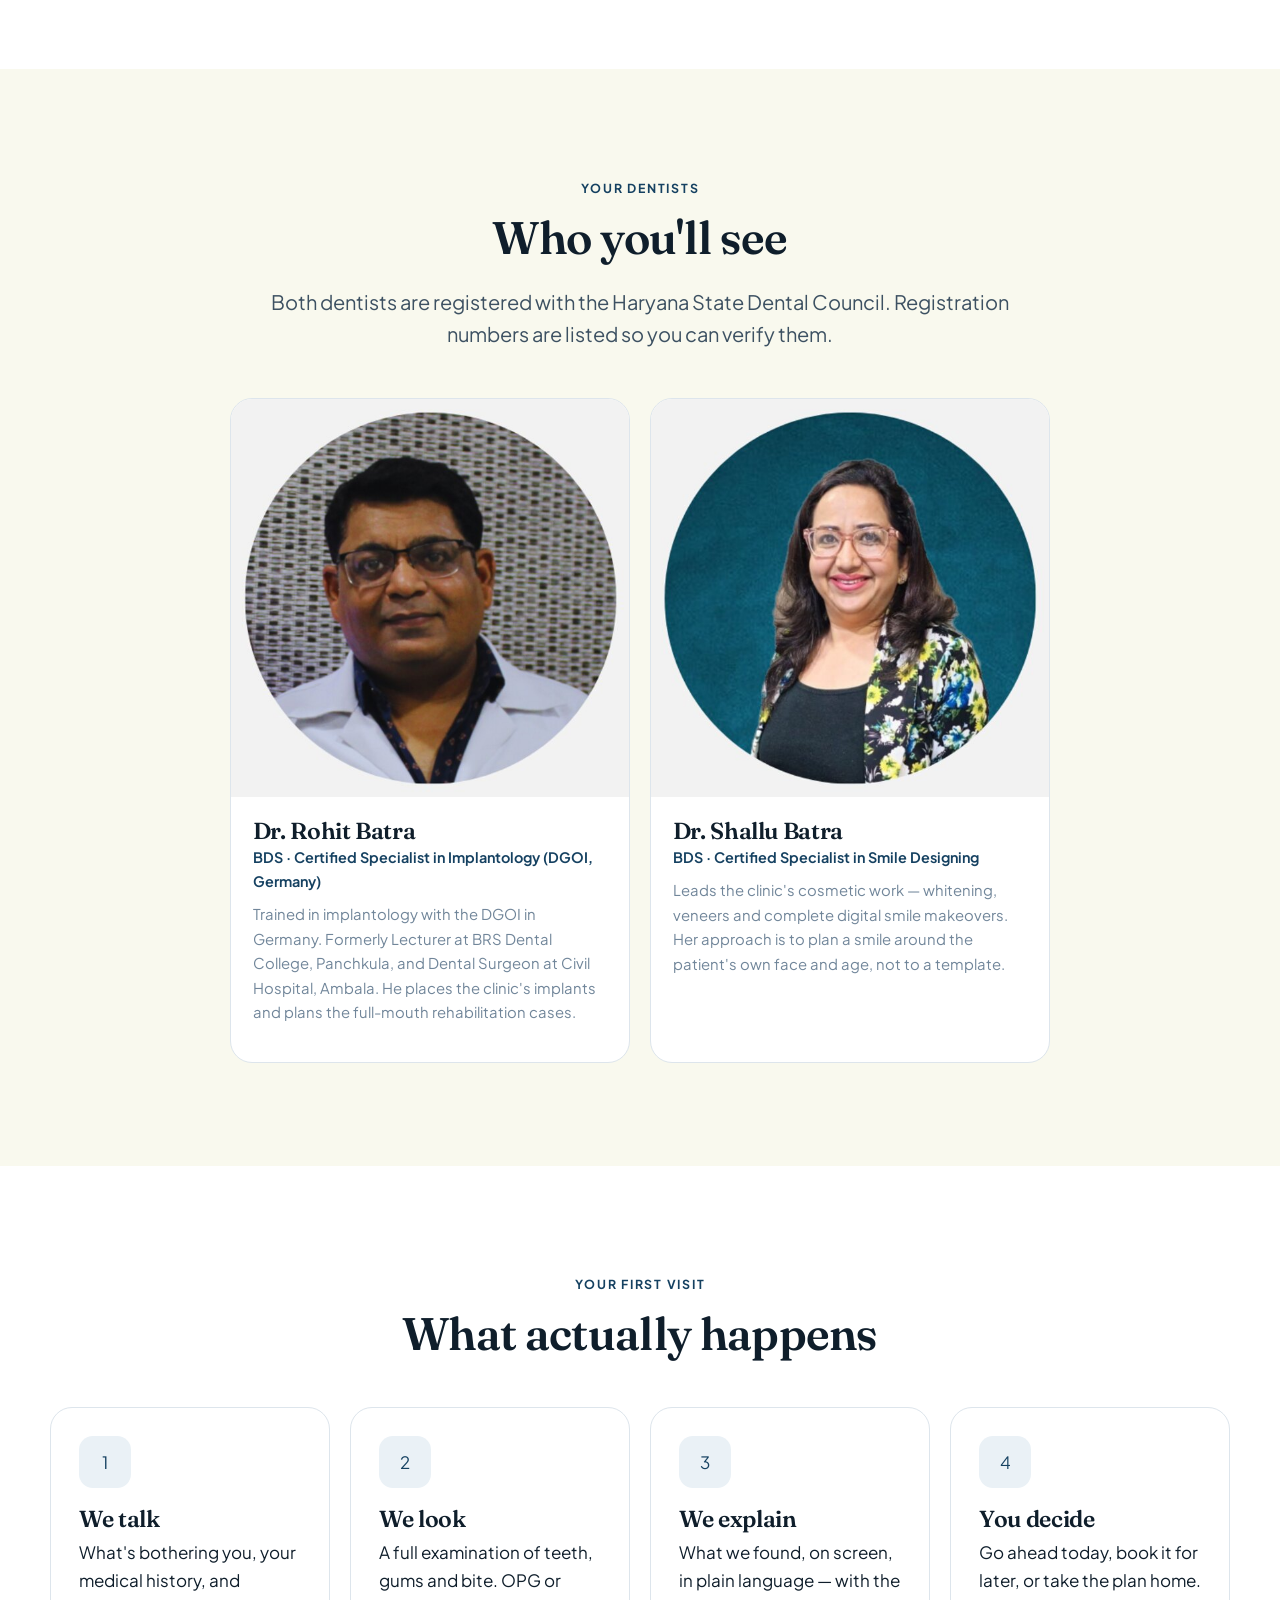
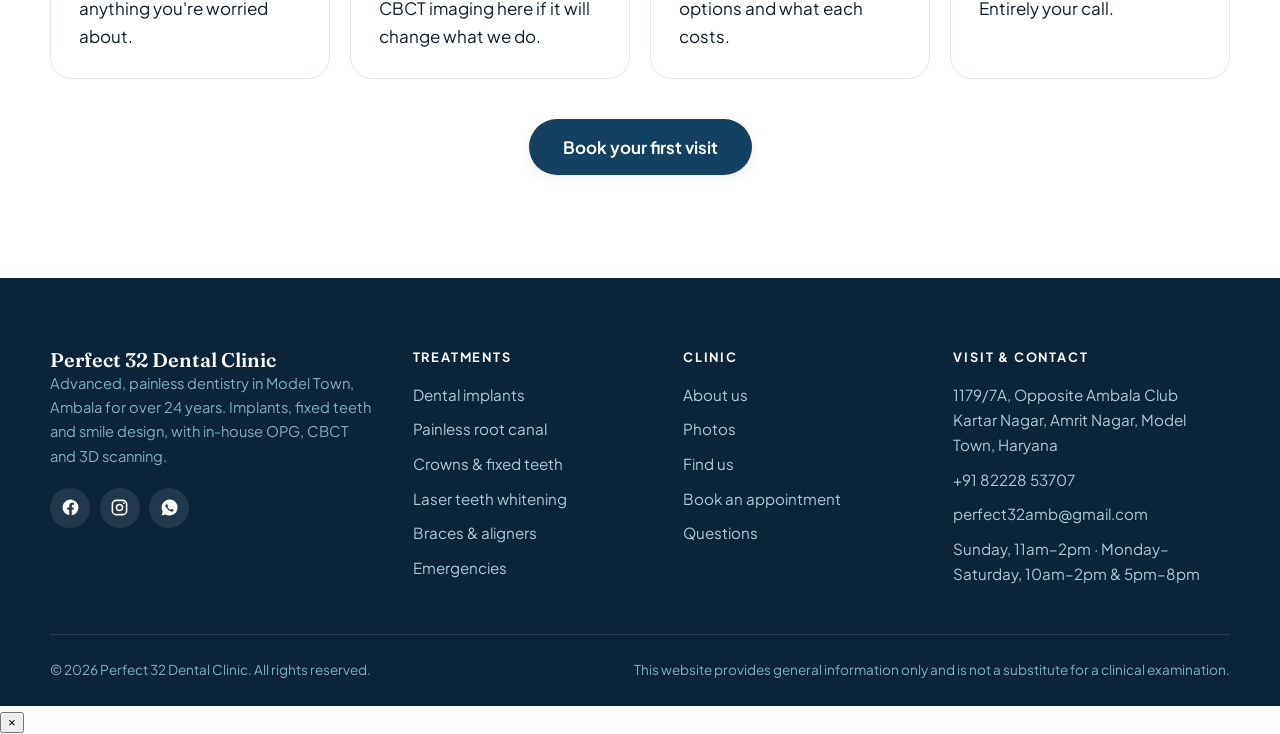
<file: about.html>
<!doctype html>
<html lang="en-IN">
<head>
<title>About Our Doctors — Dr. Rohit Batra & Dr. Shallu Batra | Perfect 32 Dental Clinic Ambala</title>
<meta name="description" content="Meet Dr. Rohit Batra (DGOI Germany certified Implantologist) and Dr. Shallu Batra (Smile Design specialist) with 24+ years of trust in Model Town, Ambala. In-house CBCT and 3D diagnostics.">
<link rel="canonical" href="https://perfect32dental.in/about.html">
<meta property="og:type" content="website">
<meta property="og:title" content="About Our Doctors — Dr. Rohit Batra & Dr. Shallu Batra | Perfect 32 Dental Clinic Ambala">
<meta property="og:description" content="Meet Dr. Rohit Batra (DGOI Germany certified Implantologist) and Dr. Shallu Batra (Smile Design specialist) with 24+ years of trust in Model Town, Ambala. In-house CBCT and 3D diagnostics.">
<meta property="og:url" content="https://perfect32dental.in/about.html">
<meta property="og:image" content="https://perfect32dental.in/assets/img/og-cover.jpg">
<meta property="og:locale" content="en_IN">
<meta name="twitter:card" content="summary_large_image">
<meta charset="utf-8">
<meta name="viewport" content="width=device-width, initial-scale=1">
<meta name="theme-color" content="#0a7d8c">
<link rel="icon" href="assets/img/favicon.svg" type="image/svg+xml">
<link rel="apple-touch-icon" href="assets/img/apple-touch-icon.png">
<link rel="preconnect" href="https://fonts.googleapis.com">
<link rel="preconnect" href="https://fonts.gstatic.com" crossorigin>
<link href="https://fonts.googleapis.com/css2?family=Fraunces:opsz,wght@9..144,400;9..144,600&family=Plus+Jakarta+Sans:wght@400;600;700&display=swap" rel="stylesheet">
<link rel="stylesheet" href="assets/css/style.css">
<script type="application/ld+json">
{
  "@context": "https://schema.org",
  "@type": ["Dentist", "MedicalBusiness", "LocalBusiness"],
  "@id": "https://perfect32dental.in/#clinic",
  "name": "Perfect 32 Dental Clinic",
  "url": "https://perfect32dental.in/",
  "image": "https://perfect32dental.in/assets/img/og-cover.jpg",
  "logo": "https://perfect32dental.in/assets/img/logo.png",
  "telephone": "+91-82228-53707",
  "email": "perfect32amb@gmail.com",
  "sameAs": ["https://instagram.com/perfect32dentalamb"],
  "priceRange": "₹₹",
  "currenciesAccepted": "INR",
  "address": {
    "@type": "PostalAddress",
    "streetAddress": "1179/7A, Opposite Ambala Club, Kartar Nagar, Amrit Nagar, Model Town",
    "addressLocality": "Ambala",
    "addressRegion": "Haryana",
    "postalCode": "134003",
    "addressCountry": "IN"
  },
  "geo": { "@type": "GeoCoordinates", "latitude": 30.3633285, "longitude": 76.7909031 },
  "hasMap": "https://maps.app.goo.gl/Xb3j6PkAcgHWRVyS7",
  "areaServed": [
    { "@type": "Place", "name": "Ambala" },
    { "@type": "Place", "name": "Ambala Cantt" },
    { "@type": "Place", "name": "Model Town, Ambala" }
  ],
  "availableLanguage": ["English", "Hindi", "Punjabi"],
  "aggregateRating": {
    "@type": "AggregateRating",
    "ratingValue": "4.9",
    "reviewCount": "115",
    "bestRating": "5",
    "worstRating": "1"
  },
  "openingHoursSpecification": [
    { "@type": "OpeningHoursSpecification",
      "dayOfWeek": ["Monday","Tuesday","Wednesday","Thursday","Friday","Saturday"],
      "opens": "10:00", "closes": "14:00" },
    { "@type": "OpeningHoursSpecification",
      "dayOfWeek": ["Monday","Tuesday","Wednesday","Thursday","Friday","Saturday"],
      "opens": "17:00", "closes": "20:00" },
    { "@type": "OpeningHoursSpecification",
      "dayOfWeek": "Sunday", "opens": "11:00", "closes": "14:00" }
  ],
  "medicalSpecialty": "Dentistry",
  "employee": [
    { "@type": "Person", "name": "Dr. Rohit Batra", "jobTitle": "Certified Specialist in Implantology (DGOI, Germany)", "hasCredential": "BDS" },
    { "@type": "Person", "name": "Dr. Shallu Batra", "jobTitle": "Certified Specialist in Smile Designing", "hasCredential": "BDS" }
  ]
}
</script>
</head>
<body>
<a class="skip" href="#main">Skip to content</a>

<div class="topbar">
  <div class="wrap">
    <div class="topbar-links">
      <a data-clinic-href="map" target="_blank" rel="noopener">
        <svg viewBox="0 0 24 24" fill="none" stroke="currentColor" stroke-width="2" aria-hidden="true"><path d="M12 21s7-5.6 7-11a7 7 0 1 0-14 0c0 5.4 7 11 7 11Z"/><circle cx="12" cy="10" r="2.6"/></svg>
        <span data-clinic="addressLine1">Opposite Ambala Club, Model Town</span>
      </a>
      <span><span data-clinic="hours">Open 7 days</span> · <span class="pulse-dot"></span><strong class="js-open-now"></strong></span>
    </div>
    <div class="topbar-links">
      <a data-clinic-href="tel">
        <svg viewBox="0 0 24 24" fill="none" stroke="currentColor" stroke-width="2" aria-hidden="true"><path d="M22 16.9v3a2 2 0 0 1-2.2 2 19.8 19.8 0 0 1-8.6-3.1 19.5 19.5 0 0 1-6-6A19.8 19.8 0 0 1 2.1 4.2 2 2 0 0 1 4.1 2h3a2 2 0 0 1 2 1.7c.1 1 .4 1.9.7 2.8a2 2 0 0 1-.5 2.1L8.1 9.9a16 16 0 0 0 6 6l1.3-1.3a2 2 0 0 1 2.1-.4c.9.3 1.8.6 2.8.7a2 2 0 0 1 1.7 2Z"/></svg>
        <span data-clinic="phonePrimary">082228 53707</span>
      </a>
      <a data-clinic-href="mail">
        <svg viewBox="0 0 24 24" fill="none" stroke="currentColor" stroke-width="2" aria-hidden="true"><rect x="2" y="4" width="20" height="16" rx="2"/><path d="m2 7 10 6 10-6"/></svg>
        <span data-clinic="email">perfect32amb@gmail.com</span>
      </a>
    </div>
  </div>
</div>

<header class="site-head">
  <nav class="wrap nav" aria-label="Main">
    <a class="brand" href="index.html">
      <img class="brand-mark" src="assets/img/logo.png" width="642" height="497" alt="">
      <span>
        <span class="brand-name">Perfect 32</span>
        <span class="brand-sub">Dental Clinic · Ambala</span>
      </span>
    </a>

    <button class="burger" id="burger" aria-expanded="false" aria-controls="navLinks" aria-label="Open menu">
      <svg viewBox="0 0 24 24" fill="none" stroke="currentColor" stroke-width="2" aria-hidden="true"><path d="M3 6h18M3 12h18M3 18h18"/></svg>
    </button>

    <ul class="nav-links" id="navLinks">
      <li><a href="index.html" data-nav="index">Home</a></li>
      <li><a href="services.html" data-nav="services">Treatments</a></li>
      <li><a href="about.html" data-nav="about" aria-current="page">About</a></li>
      <li><a href="gallery.html" data-nav="gallery">Clinic</a></li>
      <li><a href="contact.html" data-nav="contact">Contact</a></li>
      <li class="nav-cta"><a class="btn btn-primary" href="book.html">Book appointment</a></li>
    </ul>
  </nav>
</header>

<main id="main">
<section class="banner">
  <div class="wrap">
    <p class="crumb"><a href="index.html">Home</a> &rsaquo; About</p>
    <h1>About the clinic</h1>
    <p>A family practice in Model Town, Ambala — opposite Ambala Club — treating the same families for over 24 years.</p>
  </div>
</section>

<section>
  <div class="wrap split">
    <div>
      <span class="eyebrow">Our approach</span>
      <h2>Slow down, explain, then treat</h2>
      <!-- TODO: rewrite the two paragraphs below in the clinic owner's own
           words. Keep it specific and true — generic "state of the art care"
           copy reads as filler and every competitor has it. -->
      <p class="lead">Most people who walk in have put the visit off, sometimes for years, usually because they expect it to hurt. So the first thing we do is look properly — with imaging taken here — and tell you the truth about what we find, including when the answer is "leave it alone and keep an eye on it".</p>
      <p>Then you get a written plan with costs. You decide what to do and when. If money is the constraint, say so — there is almost always a staged approach that deals with the urgent thing first.</p>
      <ul class="ticks">
        <li><svg viewBox="0 0 24 24" fill="none" stroke="currentColor" stroke-width="2.4" aria-hidden="true"><path d="M20 6 9 17l-5-5"/></svg> <span>Instruments autoclaved between every patient</span></li>
        <li><svg viewBox="0 0 24 24" fill="none" stroke="currentColor" stroke-width="2.4" aria-hidden="true"><path d="M20 6 9 17l-5-5"/></svg> <span>In-house OPG and CBCT — full 3D imaging without leaving the building</span></li>
        <li><svg viewBox="0 0 24 24" fill="none" stroke="currentColor" stroke-width="2.4" aria-hidden="true"><path d="M20 6 9 17l-5-5"/></svg> <span>3D intra-oral scanning instead of putty impression trays</span></li>
        <li><svg viewBox="0 0 24 24" fill="none" stroke="currentColor" stroke-width="2.4" aria-hidden="true"><path d="M20 6 9 17l-5-5"/></svg> <span>Referral onwards if something is outside our scope</span></li>
      </ul>

      <h3 style="margin-top:2rem">Sterilisation, in detail</h3>
      <p>Because people are right to ask. Instruments go through N-class and B-class autoclaves, UV chambers, an ultrasonic cleaner and glass bead sterilisers. Everything is packed and sealed in individual pouches, opened in front of you, to prevent cross-infection.</p>

      <h3 style="margin-top:1.5rem">What we have on site</h3>
      <p>In-house OPG and CBCT, a 3D intra-oral scanner, digital intra-oral camera, RVG, fibre-optic ultrasonic scalers, a soft-tissue diode laser, a piezosurgery unit, laser whitening, a fibre-optic implant motor and rotary endodontics. CAD/CAM crowns and veneers are milled in 72 hours.</p>
    </div>
    <div class="reveal">
      <img src="assets/img/clinic-2.jpg" width="1400" height="1825" alt="Dr. Rohit Batra treating a patient at Perfect 32 Dental Clinic" loading="lazy">
    </div>
  </div>
</section>

<section class="tint">
  <div class="wrap">
    <div class="s-head center">
      <span class="eyebrow">Your dentists</span>
      <h2>Who you'll see</h2>
      <p class="lead">Both dentists are registered with the Haryana State Dental Council. Registration numbers are listed so you can verify them.</p>
    </div>
    <div class="grid g-3" style="max-width:820px;margin-inline:auto">
      <!-- Names and specialities confirmed from the clinic's own content.json.
           TODO: add real headshots, bios and council registration numbers. -->
      <article class="doc reveal">
        <img src="assets/img/team/dentist-1.jpg" width="600" height="600" alt="Dr. Rohit Batra" loading="lazy">
        <div class="doc-body">
          <h3>Dr. Rohit Batra</h3>
          <p class="doc-role">BDS · Certified Specialist in Implantology (DGOI, Germany)</p>
          <p class="muted" style="font-size:.93rem">Trained in implantology with the DGOI in Germany. Formerly Lecturer at BRS Dental College, Panchkula, and Dental Surgeon at Civil Hospital, Ambala. He places the clinic's implants and plans the full-mouth rehabilitation cases.</p>
          <!-- TODO: add the council registration number here:
               <p class="doc-reg">Reg. No. 12345</p> -->
        </div>
      </article>
      <article class="doc reveal">
        <img src="assets/img/team/dentist-2.jpg" width="600" height="600" alt="Dr. Shallu Batra" loading="lazy">
        <div class="doc-body">
          <h3>Dr. Shallu Batra</h3>
          <p class="doc-role">BDS · Certified Specialist in Smile Designing</p>
          <p class="muted" style="font-size:.93rem">Leads the clinic's cosmetic work — whitening, veneers and complete digital smile makeovers. Her approach is to plan a smile around the patient's own face and age, not to a template.</p>
          <!-- TODO: add the council registration number here:
               <p class="doc-reg">Reg. No. 12345</p> -->
        </div>
      </article>
    </div>
  </div>
</section>

<section>
  <div class="wrap">
    <div class="s-head center">
      <span class="eyebrow">Your first visit</span>
      <h2>What actually happens</h2>
    </div>
    <div class="grid g-4">
      <article class="card"><div class="card-ico">1</div><h3>We talk</h3><p>What's bothering you, your medical history, and anything you're worried about.</p></article>
      <article class="card"><div class="card-ico">2</div><h3>We look</h3><p>A full examination of teeth, gums and bite. OPG or CBCT imaging here if it will change what we do.</p></article>
      <article class="card"><div class="card-ico">3</div><h3>We explain</h3><p>What we found, on screen, in plain language — with the options and what each costs.</p></article>
      <article class="card"><div class="card-ico">4</div><h3>You decide</h3><p>Go ahead today, book it for later, or take the plan home. Entirely your call.</p></article>
    </div>
    <div class="btn-row center" style="margin-top:2.5rem">
      <a class="btn btn-primary btn-lg" href="book.html">Book your first visit</a>
    </div>
  </div>
</section>

</main>

<footer class="site-foot">
  <div class="wrap">
    <div class="foot-grid">
      <div class="foot-brand">
        <span class="brand-name">Perfect 32 Dental Clinic</span>
        <p>Advanced, painless dentistry in Model Town, Ambala for over 24 years. Implants, fixed teeth and smile design, with in-house OPG, CBCT and 3D scanning.</p>
        <div class="socials">
          <a href="#" aria-label="Facebook" data-social="facebook"><svg viewBox="0 0 24 24" fill="currentColor" aria-hidden="true"><path d="M22 12a10 10 0 1 0-11.6 9.9v-7H7.9V12h2.5V9.8c0-2.5 1.5-3.9 3.8-3.9 1.1 0 2.2.2 2.2.2v2.4h-1.2c-1.2 0-1.6.8-1.6 1.6V12h2.7l-.4 2.9h-2.3v7A10 10 0 0 0 22 12Z"/></svg></a>
          <a href="https://instagram.com/perfect32dentalamb" target="_blank" rel="noopener" aria-label="Instagram"><svg viewBox="0 0 24 24" fill="none" stroke="currentColor" stroke-width="2" aria-hidden="true"><rect x="3" y="3" width="18" height="18" rx="5"/><circle cx="12" cy="12" r="3.8"/><circle cx="17.5" cy="6.5" r="1.2" fill="currentColor" stroke="none"/></svg></a>
          <a data-clinic-href="wa" target="_blank" rel="noopener" aria-label="WhatsApp"><svg viewBox="0 0 24 24" fill="currentColor" aria-hidden="true"><path d="M12 2a10 10 0 0 0-8.6 15L2 22l5.2-1.3A10 10 0 1 0 12 2Zm5.1 14c-.2.6-1.2 1.2-1.7 1.2-.5.1-1 .1-1.6-.1a12 12 0 0 1-6.4-5.6c-.5-.9-.8-1.8-.3-2.7.2-.4.5-.7.8-.9.2-.1.6-.1.8-.1s.4 0 .6.4l.8 1.8c.1.2 0 .4-.1.6l-.4.5c-.1.2-.3.3-.1.6a8.7 8.7 0 0 0 3.7 3.2c.3.1.5.1.6-.1l.7-.8c.2-.2.3-.2.6-.1l1.8.9c.3.1.4.2.4.4s0 .8-.2 1.4Z"/></svg></a>
        </div>
      </div>

      <div>
        <h4>Treatments</h4>
        <ul>
          <li><a href="services.html#implants">Dental implants</a></li>
          <li><a href="services.html#rct">Painless root canal</a></li>
          <li><a href="services.html#crowns">Crowns &amp; fixed teeth</a></li>
          <li><a href="services.html#whitening">Laser teeth whitening</a></li>
          <li><a href="services.html#ortho">Braces &amp; aligners</a></li>
          <li><a href="services.html#emergency">Emergencies</a></li>
        </ul>
      </div>

      <div>
        <h4>Clinic</h4>
        <ul>
          <li><a href="about.html">About us</a></li>
          <li><a href="gallery.html">Photos</a></li>
          <li><a href="contact.html">Find us</a></li>
          <li><a href="book.html">Book an appointment</a></li>
          <li><a href="contact.html#faq">Questions</a></li>
        </ul>
      </div>

      <div>
        <h4>Visit &amp; contact</h4>
        <ul>
          <li><a data-clinic-href="map" target="_blank" rel="noopener"><span data-clinic="addressLine1">1179/7A, Opposite Ambala Club</span><br><span data-clinic="addressLine2">Model Town, Ambala, Haryana</span></a></li>
          <li><a data-clinic-href="tel" data-clinic="phonePrimary">082228 53707</a></li>
          <li><a data-clinic-href="mail" data-clinic="email">perfect32amb@gmail.com</a></li>
          <li><span data-clinic="hours">Open 7 days</span></li>
        </ul>
      </div>
    </div>

    <div class="foot-bar">
      <span>&copy; <span data-clinic="year">2026</span> Perfect 32 Dental Clinic. All rights reserved.</span>
      <span>This website provides general information only and is not a substitute for a clinical examination.</span>
    </div>
  </div>
</footer>

<div class="mobile-bar">
  <a class="btn btn-ghost" data-clinic-href="tel">
    <svg viewBox="0 0 24 24" fill="none" stroke="currentColor" stroke-width="2" aria-hidden="true"><path d="M22 16.9v3a2 2 0 0 1-2.2 2 19.8 19.8 0 0 1-8.6-3.1 19.5 19.5 0 0 1-6-6A19.8 19.8 0 0 1 2.1 4.2 2 2 0 0 1 4.1 2h3a2 2 0 0 1 2 1.7c.1 1 .4 1.9.7 2.8a2 2 0 0 1-.5 2.1L8.1 9.9a16 16 0 0 0 6 6l1.3-1.3a2 2 0 0 1 2.1-.4c.9.3 1.8.6 2.8.7a2 2 0 0 1 1.7 2Z"/></svg>
    Call
  </a>
  <a class="btn btn-wa" data-clinic-href="wa" target="_blank" rel="noopener">
    <svg viewBox="0 0 24 24" fill="currentColor" aria-hidden="true"><path d="M12 2a10 10 0 0 0-8.6 15L2 22l5.2-1.3A10 10 0 1 0 12 2Zm5.1 14c-.2.6-1.2 1.2-1.7 1.2-.5.1-1 .1-1.6-.1a12 12 0 0 1-6.4-5.6c-.5-.9-.8-1.8-.3-2.7.2-.4.5-.7.8-.9.2-.1.6-.1.8-.1s.4 0 .6.4l.8 1.8c.1.2 0 .4-.1.6l-.4.5c-.1.2-.3.3-.1.6a8.7 8.7 0 0 0 3.7 3.2c.3.1.5.1.6-.1l.7-.8c.2-.2.3-.2.6-.1l1.8.9c.3.1.4.2.4.4s0 .8-.2 1.4Z"/></svg>
    WhatsApp
  </a>
  <a class="btn btn-primary" href="book.html">Book</a>
</div>

<div class="floating-quick-bar">
  <a class="floating-btn floating-wa" data-clinic-href="wa" target="_blank" rel="noopener" aria-label="Chat on WhatsApp">
    <svg viewBox="0 0 24 24" fill="currentColor"><path d="M12 2a10 10 0 0 0-8.6 15L2 22l5.2-1.3A10 10 0 1 0 12 2Zm5.1 14c-.2.6-1.2 1.2-1.7 1.2-.5.1-1 .1-1.6-.1a12 12 0 0 1-6.4-5.6c-.5-.9-.8-1.8-.3-2.7.2-.4.5-.7.8-.9.2-.1.6-.1.8-.1s.4 0 .6.4l.8 1.8c.1.2 0 .4-.1.6l-.4.5c-.1.2-.3.3-.1.6a8.7 8.7 0 0 0 3.7 3.2c.3.1.5.1.6-.1l.7-.8c.2-.2.3-.2.6-.1l1.8.9c.3.1.4.2.4.4s0 .8-.2 1.4Z"/></svg>
  </a>
  <a class="floating-btn floating-call" data-clinic-href="tel" aria-label="Call clinic">
    <svg viewBox="0 0 24 24" fill="none" stroke="currentColor" stroke-width="2"><path d="M22 16.9v3a2 2 0 0 1-2.2 2 19.8 19.8 0 0 1-8.6-3.1 19.5 19.5 0 0 1-6-6A19.8 19.8 0 0 1 2.1 4.2 2 2 0 0 1 4.1 2h3a2 2 0 0 1 2 1.7c.1 1 .4 1.9.7 2.8a2 2 0 0 1-.5 2.1L8.1 9.9a16 16 0 0 0 6 6l1.3-1.3a2 2 0 0 1 2.1-.4c.9.3 1.8.6 2.8.7a2 2 0 0 1 1.7 2Z"/></svg>
  </a>
</div>

<script src="assets/js/config.js"></script>
<script src="assets/js/main.js"></script>
</body>
</html>
</file>
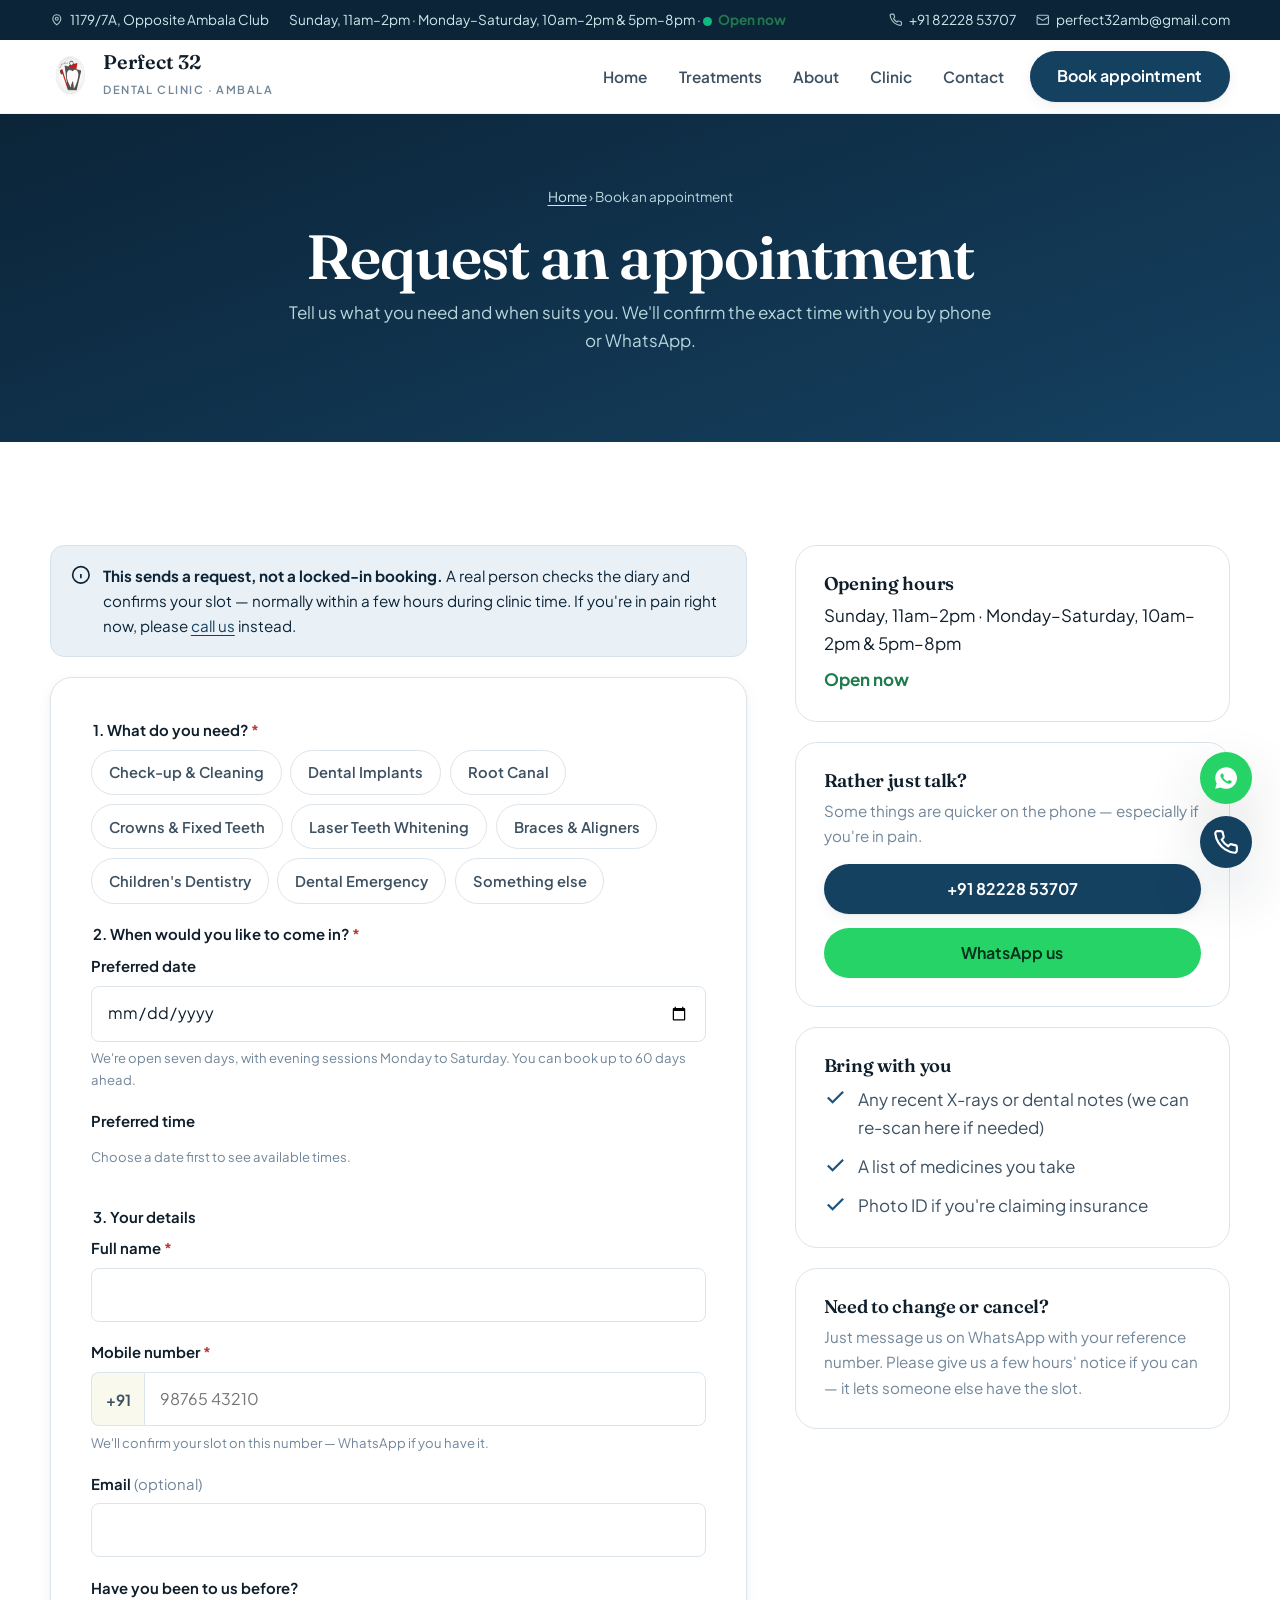
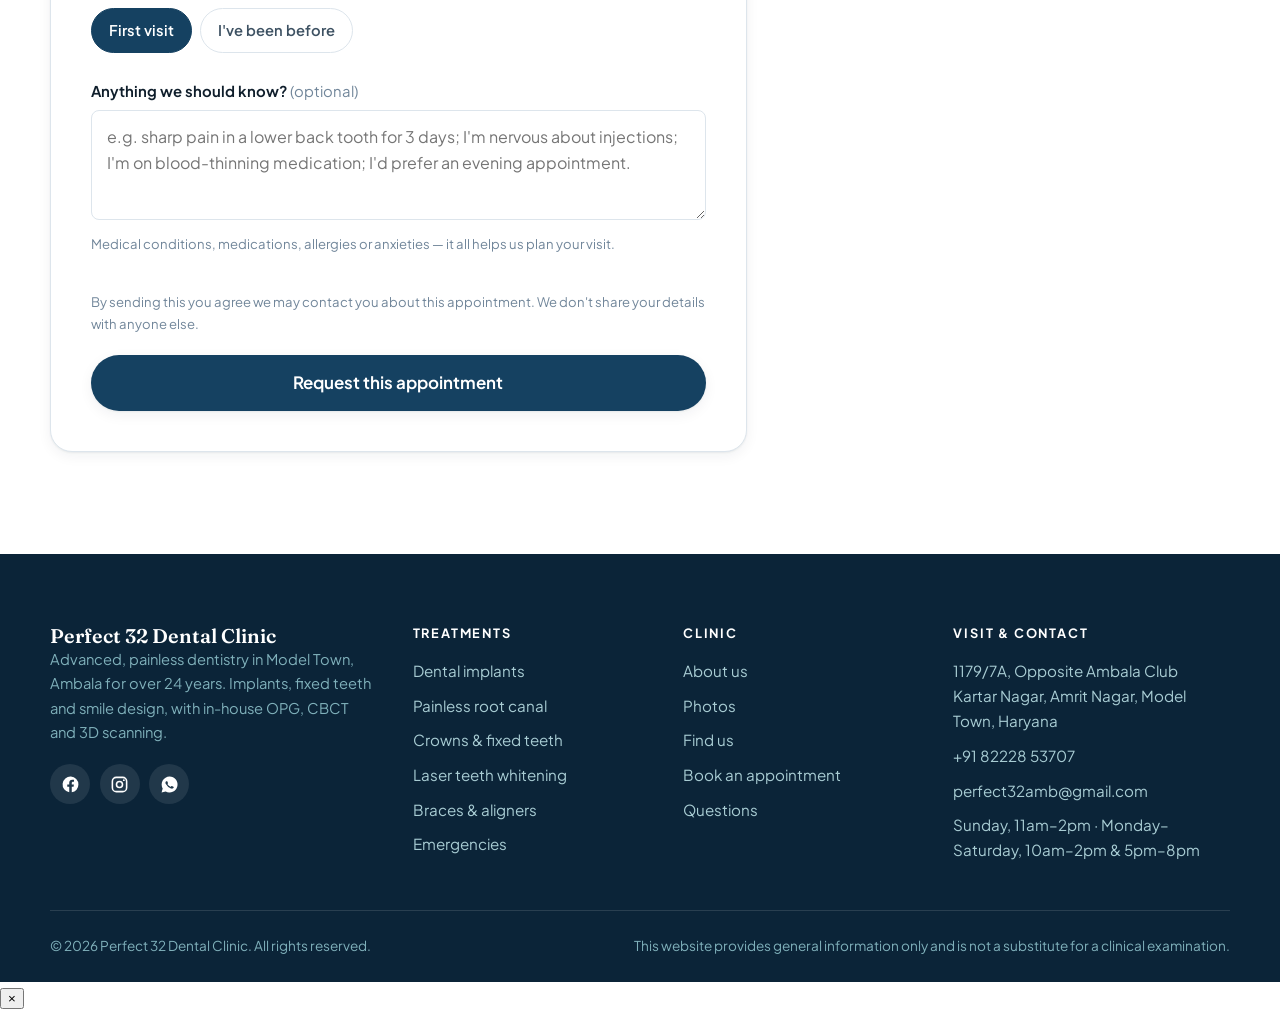
<file: book.html>
<!doctype html>
<html lang="en-IN">
<head>
<title>Book an Appointment — Perfect 32 Dental Clinic, Ambala</title>
<meta name="description" content="Request a dental appointment at Perfect 32, Model Town, Ambala. Choose your treatment, date and time — we confirm by phone or WhatsApp. Rated 4.9★.">
<link rel="canonical" href="https://perfect32dental.in/book.html">
<meta property="og:type" content="website">
<meta property="og:title" content="Book an Appointment — Perfect 32 Dental Clinic, Ambala">
<meta property="og:description" content="Request a dental appointment at Perfect 32, Model Town, Ambala. Choose your treatment, date and time — we confirm by phone or WhatsApp.">
<meta property="og:url" content="https://perfect32dental.in/book.html">
<meta property="og:image" content="https://perfect32dental.in/assets/img/og-cover.jpg">
<meta property="og:locale" content="en_IN">
<meta name="twitter:card" content="summary_large_image">
<meta charset="utf-8">
<meta name="viewport" content="width=device-width, initial-scale=1">
<meta name="theme-color" content="#0a7d8c">
<link rel="icon" href="assets/img/favicon.svg" type="image/svg+xml">
<link rel="apple-touch-icon" href="assets/img/apple-touch-icon.png">
<link rel="preconnect" href="https://fonts.googleapis.com">
<link rel="preconnect" href="https://fonts.gstatic.com" crossorigin>
<link href="https://fonts.googleapis.com/css2?family=Fraunces:opsz,wght@9..144,400;9..144,600&family=Plus+Jakarta+Sans:wght@400;600;700&display=swap" rel="stylesheet">
<link rel="stylesheet" href="assets/css/style.css">
<script type="application/ld+json">
{
  "@context": "https://schema.org",
  "@type": ["Dentist", "MedicalBusiness", "LocalBusiness"],
  "@id": "https://perfect32dental.in/#clinic",
  "name": "Perfect 32 Dental Clinic",
  "url": "https://perfect32dental.in/",
  "image": "https://perfect32dental.in/assets/img/og-cover.jpg",
  "logo": "https://perfect32dental.in/assets/img/logo.png",
  "telephone": "+91-82228-53707",
  "email": "perfect32amb@gmail.com",
  "sameAs": ["https://instagram.com/perfect32dentalamb"],
  "priceRange": "₹₹",
  "currenciesAccepted": "INR",
  "address": {
    "@type": "PostalAddress",
    "streetAddress": "1179/7A, Opposite Ambala Club, Kartar Nagar, Amrit Nagar, Model Town",
    "addressLocality": "Ambala",
    "addressRegion": "Haryana",
    "postalCode": "134003",
    "addressCountry": "IN"
  },
  "geo": { "@type": "GeoCoordinates", "latitude": 30.3633285, "longitude": 76.7909031 },
  "hasMap": "https://maps.app.goo.gl/Xb3j6PkAcgHWRVyS7",
  "areaServed": [
    { "@type": "Place", "name": "Ambala" },
    { "@type": "Place", "name": "Ambala Cantt" },
    { "@type": "Place", "name": "Model Town, Ambala" }
  ],
  "availableLanguage": ["English", "Hindi", "Punjabi"],
  "aggregateRating": {
    "@type": "AggregateRating",
    "ratingValue": "4.9",
    "reviewCount": "115",
    "bestRating": "5",
    "worstRating": "1"
  },
  "openingHoursSpecification": [
    { "@type": "OpeningHoursSpecification",
      "dayOfWeek": ["Monday","Tuesday","Wednesday","Thursday","Friday","Saturday"],
      "opens": "10:00", "closes": "14:00" },
    { "@type": "OpeningHoursSpecification",
      "dayOfWeek": ["Monday","Tuesday","Wednesday","Thursday","Friday","Saturday"],
      "opens": "17:00", "closes": "20:00" },
    { "@type": "OpeningHoursSpecification",
      "dayOfWeek": "Sunday", "opens": "11:00", "closes": "14:00" }
  ],
  "medicalSpecialty": "Dentistry",
  "employee": [
    { "@type": "Person", "name": "Dr. Rohit Batra", "jobTitle": "Certified Specialist in Implantology (DGOI, Germany)", "hasCredential": "BDS" },
    { "@type": "Person", "name": "Dr. Shallu Batra", "jobTitle": "Certified Specialist in Smile Designing", "hasCredential": "BDS" }
  ],
  "potentialAction": {
    "@type": "ReserveAction",
    "target": { "@type": "EntryPoint", "urlTemplate": "https://perfect32dental.in/book.html" },
    "result": { "@type": "Reservation", "name": "Dental appointment request" }
  }
}
</script>
</head>
<body>
<a class="skip" href="#main">Skip to content</a>

<div class="topbar">
  <div class="wrap">
    <div class="topbar-links">
      <a data-clinic-href="map" target="_blank" rel="noopener">
        <svg viewBox="0 0 24 24" fill="none" stroke="currentColor" stroke-width="2" aria-hidden="true"><path d="M12 21s7-5.6 7-11a7 7 0 1 0-14 0c0 5.4 7 11 7 11Z"/><circle cx="12" cy="10" r="2.6"/></svg>
        <span data-clinic="addressLine1">Opposite Ambala Club, Model Town</span>
      </a>
      <span><span data-clinic="hours">Open 7 days</span> · <span class="pulse-dot"></span><strong class="js-open-now"></strong></span>
    </div>
    <div class="topbar-links">
      <a data-clinic-href="tel">
        <svg viewBox="0 0 24 24" fill="none" stroke="currentColor" stroke-width="2" aria-hidden="true"><path d="M22 16.9v3a2 2 0 0 1-2.2 2 19.8 19.8 0 0 1-8.6-3.1 19.5 19.5 0 0 1-6-6A19.8 19.8 0 0 1 2.1 4.2 2 2 0 0 1 4.1 2h3a2 2 0 0 1 2 1.7c.1 1 .4 1.9.7 2.8a2 2 0 0 1-.5 2.1L8.1 9.9a16 16 0 0 0 6 6l1.3-1.3a2 2 0 0 1 2.1-.4c.9.3 1.8.6 2.8.7a2 2 0 0 1 1.7 2Z"/></svg>
        <span data-clinic="phonePrimary">082228 53707</span>
      </a>
      <a data-clinic-href="mail">
        <svg viewBox="0 0 24 24" fill="none" stroke="currentColor" stroke-width="2" aria-hidden="true"><rect x="2" y="4" width="20" height="16" rx="2"/><path d="m2 7 10 6 10-6"/></svg>
        <span data-clinic="email">perfect32amb@gmail.com</span>
      </a>
    </div>
  </div>
</div>

<header class="site-head">
  <nav class="wrap nav" aria-label="Main">
    <a class="brand" href="index.html">
      <img class="brand-mark" src="assets/img/logo.png" width="642" height="497" alt="">
      <span>
        <span class="brand-name">Perfect 32</span>
        <span class="brand-sub">Dental Clinic · Ambala</span>
      </span>
    </a>

    <button class="burger" id="burger" aria-expanded="false" aria-controls="navLinks" aria-label="Open menu">
      <svg viewBox="0 0 24 24" fill="none" stroke="currentColor" stroke-width="2" aria-hidden="true"><path d="M3 6h18M3 12h18M3 18h18"/></svg>
    </button>

    <ul class="nav-links" id="navLinks">
      <li><a href="index.html" data-nav="index">Home</a></li>
      <li><a href="services.html" data-nav="services">Treatments</a></li>
      <li><a href="about.html" data-nav="about">About</a></li>
      <li><a href="gallery.html" data-nav="gallery">Clinic</a></li>
      <li><a href="contact.html" data-nav="contact">Contact</a></li>
      <li class="nav-cta"><a class="btn btn-primary" href="book.html">Book appointment</a></li>
    </ul>
  </nav>
</header>

<main id="main">
<section class="banner">
  <div class="wrap">
    <p class="crumb"><a href="index.html">Home</a> &rsaquo; Book an appointment</p>
    <h1>Request an appointment</h1>
    <p>Tell us what you need and when suits you. We'll confirm the exact time with you by phone or WhatsApp.</p>
  </div>
</section>

<section>
  <div class="wrap" style="display:grid;gap:clamp(2rem,4vw,3rem);grid-template-columns:minmax(0,1.6fr) minmax(0,1fr);align-items:start">

    <div>
      <div id="bookStage">
        <div class="alert alert-info">
          <svg viewBox="0 0 24 24" fill="none" stroke="currentColor" stroke-width="2" aria-hidden="true"><circle cx="12" cy="12" r="10"/><path d="M12 11v5M12 8v.01"/></svg>
          <p><strong>This sends a request, not a locked-in booking.</strong> A real person checks the diary and confirms your slot — normally within a few hours during clinic time. If you're in pain right now, please <a data-clinic-href="tel">call us</a> instead.</p>
        </div>

        <form id="bookForm" class="form-card" novalidate>

          <fieldset>
            <legend class="legend">1. What do you need? <span class="req" aria-hidden="true">*</span></legend>
            <div class="chips" id="serviceChips" role="radiogroup" aria-label="Treatment needed"></div>
            <p class="err-msg" id="errService"></p>
          </fieldset>

          <fieldset>
            <legend class="legend">2. When would you like to come in? <span class="req" aria-hidden="true">*</span></legend>
            <div class="field">
              <label for="apptDate">Preferred date</label>
              <input type="date" id="apptDate" name="date" required>
              <p class="hint">We're open seven days, with evening sessions Monday to Saturday. You can book up to 60 days ahead.</p>
              <p class="err-msg" id="errDate"></p>
            </div>
            <div class="field">
              <span class="legend">Preferred time</span>
              <div class="slots" id="slotBox" role="radiogroup" aria-label="Preferred time"></div>
              <p class="hint" id="slotNote">Choose a date first to see available times.</p>
              <p class="err-msg" id="errSlot"></p>
            </div>
          </fieldset>

          <fieldset>
            <legend class="legend">3. Your details</legend>

            <div class="field">
              <label for="patName">Full name <span class="req" aria-hidden="true">*</span></label>
              <input type="text" id="patName" name="name" autocomplete="name" required>
              <p class="err-msg" id="errName"></p>
            </div>

            <div class="field">
              <label for="patPhone">Mobile number <span class="req" aria-hidden="true">*</span></label>
              <div class="phone-wrap">
                <span class="cc">+91</span>
                <input type="tel" id="patPhone" name="phone" inputmode="numeric" maxlength="12"
                       autocomplete="tel-national" placeholder="98765 43210" required>
              </div>
              <p class="hint">We'll confirm your slot on this number — WhatsApp if you have it.</p>
              <p class="err-msg" id="errPhone"></p>
            </div>

            <div class="field">
              <label for="patEmail">Email <span class="muted" style="font-weight:400">(optional)</span></label>
              <input type="email" id="patEmail" name="email" autocomplete="email">
            </div>

            <div class="field">
              <span class="legend">Have you been to us before?</span>
              <div class="chips">
                <label class="chip"><input type="radio" name="patientType" value="New patient" checked><span>First visit</span></label>
                <label class="chip"><input type="radio" name="patientType" value="Returning patient"><span>I've been before</span></label>
              </div>
            </div>

            <div class="field">
              <label for="patNotes">Anything we should know? <span class="muted" style="font-weight:400">(optional)</span></label>
              <textarea id="patNotes" name="notes"
                placeholder="e.g. sharp pain in a lower back tooth for 3 days; I'm nervous about injections; I'm on blood-thinning medication; I'd prefer an evening appointment."></textarea>
              <p class="hint">Medical conditions, medications, allergies or anxieties — it all helps us plan your visit.</p>
            </div>
          </fieldset>

          <p class="hint" style="margin-bottom:1.25rem">
            By sending this you agree we may contact you about this appointment. We don't share your details with anyone else.
            <!-- TODO: link a real privacy page once written — required under India's DPDP Act 2023. -->
          </p>

          <button type="submit" class="btn btn-primary btn-lg btn-block" id="bookSubmit">
            Request this appointment
          </button>
        </form>
      </div>

      <!-- Confirmation -->
      <div id="bookDone" class="form-card hide">
        <div class="alert alert-ok">
          <svg viewBox="0 0 24 24" fill="none" stroke="currentColor" stroke-width="2" aria-hidden="true"><circle cx="12" cy="12" r="10"/><path d="m8 12.5 2.5 2.5L16 9.5"/></svg>
          <p><strong>Your request has been <span id="doneChannel">prepared</span>.</strong> If nothing opened, use the buttons below.</p>
        </div>

        <h2 style="font-size:1.5rem">Here's what you asked for</h2>
        <p class="muted">Reference <strong id="doneRef" style="color:var(--teal-800)"></strong> — quote this if you call us.</p>

        <div class="summary"><dl id="doneSummary"></dl></div>

        <p><strong>What happens next:</strong> we check the diary against your preferred time and message you back to confirm. If that slot has gone, we'll offer you the nearest one.</p>

        <div class="btn-row" style="margin-top:1.5rem">
          <a class="btn btn-wa" data-clinic-href="wa" target="_blank" rel="noopener">Open WhatsApp</a>
          <a class="btn btn-ghost" data-clinic-href="tel">Call instead</a>
          <button type="button" class="btn btn-ghost" id="bookAgain">Book another</button>
        </div>
      </div>
    </div>

    <!-- Sidebar -->
    <aside style="position:sticky;top:104px;display:grid;gap:1.25rem">
      <div class="card">
        <h3 style="font-size:1.15rem">Opening hours</h3>
        <p style="margin:0"><span data-clinic="hours">Open 7 days</span></p>
        <p style="margin:.5rem 0 0"><strong class="js-open-now"></strong></p>
      </div>

      <div class="card">
        <h3 style="font-size:1.15rem">Rather just talk?</h3>
        <p class="muted" style="font-size:.95rem">Some things are quicker on the phone — especially if you're in pain.</p>
        <div class="btn-row" style="margin-top:1rem">
          <a class="btn btn-primary btn-block" data-clinic-href="tel"><span data-clinic="phonePrimary">082228 53707</span></a>
          <a class="btn btn-wa btn-block" data-clinic-href="wa" target="_blank" rel="noopener">WhatsApp us</a>
        </div>
      </div>

      <div class="card">
        <h3 style="font-size:1.15rem">Bring with you</h3>
        <ul class="ticks" style="margin-top:.5rem">
          <li><svg viewBox="0 0 24 24" fill="none" stroke="currentColor" stroke-width="2.4" aria-hidden="true"><path d="M20 6 9 17l-5-5"/></svg> <span>Any recent X-rays or dental notes (we can re-scan here if needed)</span></li>
          <li><svg viewBox="0 0 24 24" fill="none" stroke="currentColor" stroke-width="2.4" aria-hidden="true"><path d="M20 6 9 17l-5-5"/></svg> <span>A list of medicines you take</span></li>
          <li><svg viewBox="0 0 24 24" fill="none" stroke="currentColor" stroke-width="2.4" aria-hidden="true"><path d="M20 6 9 17l-5-5"/></svg> <span>Photo ID if you're claiming insurance</span></li>
        </ul>
      </div>

      <div class="card">
        <h3 style="font-size:1.15rem">Need to change or cancel?</h3>
        <p class="muted" style="font-size:.95rem">Just message us on WhatsApp with your reference number. Please give us a few hours' notice if you can — it lets someone else have the slot.</p>
      </div>
    </aside>
  </div>
</section>

<style>
  @media (max-width:940px){
    #main section .wrap[style*="1.6fr"]{grid-template-columns:1fr!important}
    #main aside{position:static!important}
  }
</style>

</main>

<footer class="site-foot">
  <div class="wrap">
    <div class="foot-grid">
      <div class="foot-brand">
        <span class="brand-name">Perfect 32 Dental Clinic</span>
        <p>Advanced, painless dentistry in Model Town, Ambala for over 24 years. Implants, fixed teeth and smile design, with in-house OPG, CBCT and 3D scanning.</p>
        <div class="socials">
          <a href="#" aria-label="Facebook" data-social="facebook"><svg viewBox="0 0 24 24" fill="currentColor" aria-hidden="true"><path d="M22 12a10 10 0 1 0-11.6 9.9v-7H7.9V12h2.5V9.8c0-2.5 1.5-3.9 3.8-3.9 1.1 0 2.2.2 2.2.2v2.4h-1.2c-1.2 0-1.6.8-1.6 1.6V12h2.7l-.4 2.9h-2.3v7A10 10 0 0 0 22 12Z"/></svg></a>
          <a href="https://instagram.com/perfect32dentalamb" target="_blank" rel="noopener" aria-label="Instagram"><svg viewBox="0 0 24 24" fill="none" stroke="currentColor" stroke-width="2" aria-hidden="true"><rect x="3" y="3" width="18" height="18" rx="5"/><circle cx="12" cy="12" r="3.8"/><circle cx="17.5" cy="6.5" r="1.2" fill="currentColor" stroke="none"/></svg></a>
          <a data-clinic-href="wa" target="_blank" rel="noopener" aria-label="WhatsApp"><svg viewBox="0 0 24 24" fill="currentColor" aria-hidden="true"><path d="M12 2a10 10 0 0 0-8.6 15L2 22l5.2-1.3A10 10 0 1 0 12 2Zm5.1 14c-.2.6-1.2 1.2-1.7 1.2-.5.1-1 .1-1.6-.1a12 12 0 0 1-6.4-5.6c-.5-.9-.8-1.8-.3-2.7.2-.4.5-.7.8-.9.2-.1.6-.1.8-.1s.4 0 .6.4l.8 1.8c.1.2 0 .4-.1.6l-.4.5c-.1.2-.3.3-.1.6a8.7 8.7 0 0 0 3.7 3.2c.3.1.5.1.6-.1l.7-.8c.2-.2.3-.2.6-.1l1.8.9c.3.1.4.2.4.4s0 .8-.2 1.4Z"/></svg></a>
        </div>
      </div>

      <div>
        <h4>Treatments</h4>
        <ul>
          <li><a href="services.html#implants">Dental implants</a></li>
          <li><a href="services.html#rct">Painless root canal</a></li>
          <li><a href="services.html#crowns">Crowns &amp; fixed teeth</a></li>
          <li><a href="services.html#whitening">Laser teeth whitening</a></li>
          <li><a href="services.html#ortho">Braces &amp; aligners</a></li>
          <li><a href="services.html#emergency">Emergencies</a></li>
        </ul>
      </div>

      <div>
        <h4>Clinic</h4>
        <ul>
          <li><a href="about.html">About us</a></li>
          <li><a href="gallery.html">Photos</a></li>
          <li><a href="contact.html">Find us</a></li>
          <li><a href="book.html">Book an appointment</a></li>
          <li><a href="contact.html#faq">Questions</a></li>
        </ul>
      </div>

      <div>
        <h4>Visit &amp; contact</h4>
        <ul>
          <li><a data-clinic-href="map" target="_blank" rel="noopener"><span data-clinic="addressLine1">1179/7A, Opposite Ambala Club</span><br><span data-clinic="addressLine2">Model Town, Ambala, Haryana</span></a></li>
          <li><a data-clinic-href="tel" data-clinic="phonePrimary">082228 53707</a></li>
          <li><a data-clinic-href="mail" data-clinic="email">perfect32amb@gmail.com</a></li>
          <li><span data-clinic="hours">Open 7 days</span></li>
        </ul>
      </div>
    </div>

    <div class="foot-bar">
      <span>&copy; <span data-clinic="year">2026</span> Perfect 32 Dental Clinic. All rights reserved.</span>
      <span>This website provides general information only and is not a substitute for a clinical examination.</span>
    </div>
  </div>
</footer>

<div class="mobile-bar">
  <a class="btn btn-ghost" data-clinic-href="tel">
    <svg viewBox="0 0 24 24" fill="none" stroke="currentColor" stroke-width="2" aria-hidden="true"><path d="M22 16.9v3a2 2 0 0 1-2.2 2 19.8 19.8 0 0 1-8.6-3.1 19.5 19.5 0 0 1-6-6A19.8 19.8 0 0 1 2.1 4.2 2 2 0 0 1 4.1 2h3a2 2 0 0 1 2 1.7c.1 1 .4 1.9.7 2.8a2 2 0 0 1-.5 2.1L8.1 9.9a16 16 0 0 0 6 6l1.3-1.3a2 2 0 0 1 2.1-.4c.9.3 1.8.6 2.8.7a2 2 0 0 1 1.7 2Z"/></svg>
    Call
  </a>
  <a class="btn btn-wa" data-clinic-href="wa" target="_blank" rel="noopener">
    <svg viewBox="0 0 24 24" fill="currentColor" aria-hidden="true"><path d="M12 2a10 10 0 0 0-8.6 15L2 22l5.2-1.3A10 10 0 1 0 12 2Zm5.1 14c-.2.6-1.2 1.2-1.7 1.2-.5.1-1 .1-1.6-.1a12 12 0 0 1-6.4-5.6c-.5-.9-.8-1.8-.3-2.7.2-.4.5-.7.8-.9.2-.1.6-.1.8-.1s.4 0 .6.4l.8 1.8c.1.2 0 .4-.1.6l-.4.5c-.1.2-.3.3-.1.6a8.7 8.7 0 0 0 3.7 3.2c.3.1.5.1.6-.1l.7-.8c.2-.2.3-.2.6-.1l1.8.9c.3.1.4.2.4.4s0 .8-.2 1.4Z"/></svg>
    WhatsApp
  </a>
  <a class="btn btn-primary" href="book.html">Book</a>
</div>

<div class="floating-quick-bar">
  <a class="floating-btn floating-wa" data-clinic-href="wa" target="_blank" rel="noopener" aria-label="Chat on WhatsApp">
    <svg viewBox="0 0 24 24" fill="currentColor"><path d="M12 2a10 10 0 0 0-8.6 15L2 22l5.2-1.3A10 10 0 1 0 12 2Zm5.1 14c-.2.6-1.2 1.2-1.7 1.2-.5.1-1 .1-1.6-.1a12 12 0 0 1-6.4-5.6c-.5-.9-.8-1.8-.3-2.7.2-.4.5-.7.8-.9.2-.1.6-.1.8-.1s.4 0 .6.4l.8 1.8c.1.2 0 .4-.1.6l-.4.5c-.1.2-.3.3-.1.6a8.7 8.7 0 0 0 3.7 3.2c.3.1.5.1.6-.1l.7-.8c.2-.2.3-.2.6-.1l1.8.9c.3.1.4.2.4.4s0 .8-.2 1.4Z"/></svg>
  </a>
  <a class="floating-btn floating-call" data-clinic-href="tel" aria-label="Call clinic">
    <svg viewBox="0 0 24 24" fill="none" stroke="currentColor" stroke-width="2"><path d="M22 16.9v3a2 2 0 0 1-2.2 2 19.8 19.8 0 0 1-8.6-3.1 19.5 19.5 0 0 1-6-6A19.8 19.8 0 0 1 2.1 4.2 2 2 0 0 1 4.1 2h3a2 2 0 0 1 2 1.7c.1 1 .4 1.9.7 2.8a2 2 0 0 1-.5 2.1L8.1 9.9a16 16 0 0 0 6 6l1.3-1.3a2 2 0 0 1 2.1-.4c.9.3 1.8.6 2.8.7a2 2 0 0 1 1.7 2Z"/></svg>
  </a>
</div>

<script src="assets/js/config.js"></script>
<script src="assets/js/main.js"></script>
<script src="assets/js/booking.js"></script>
</body>
</html>
</file>
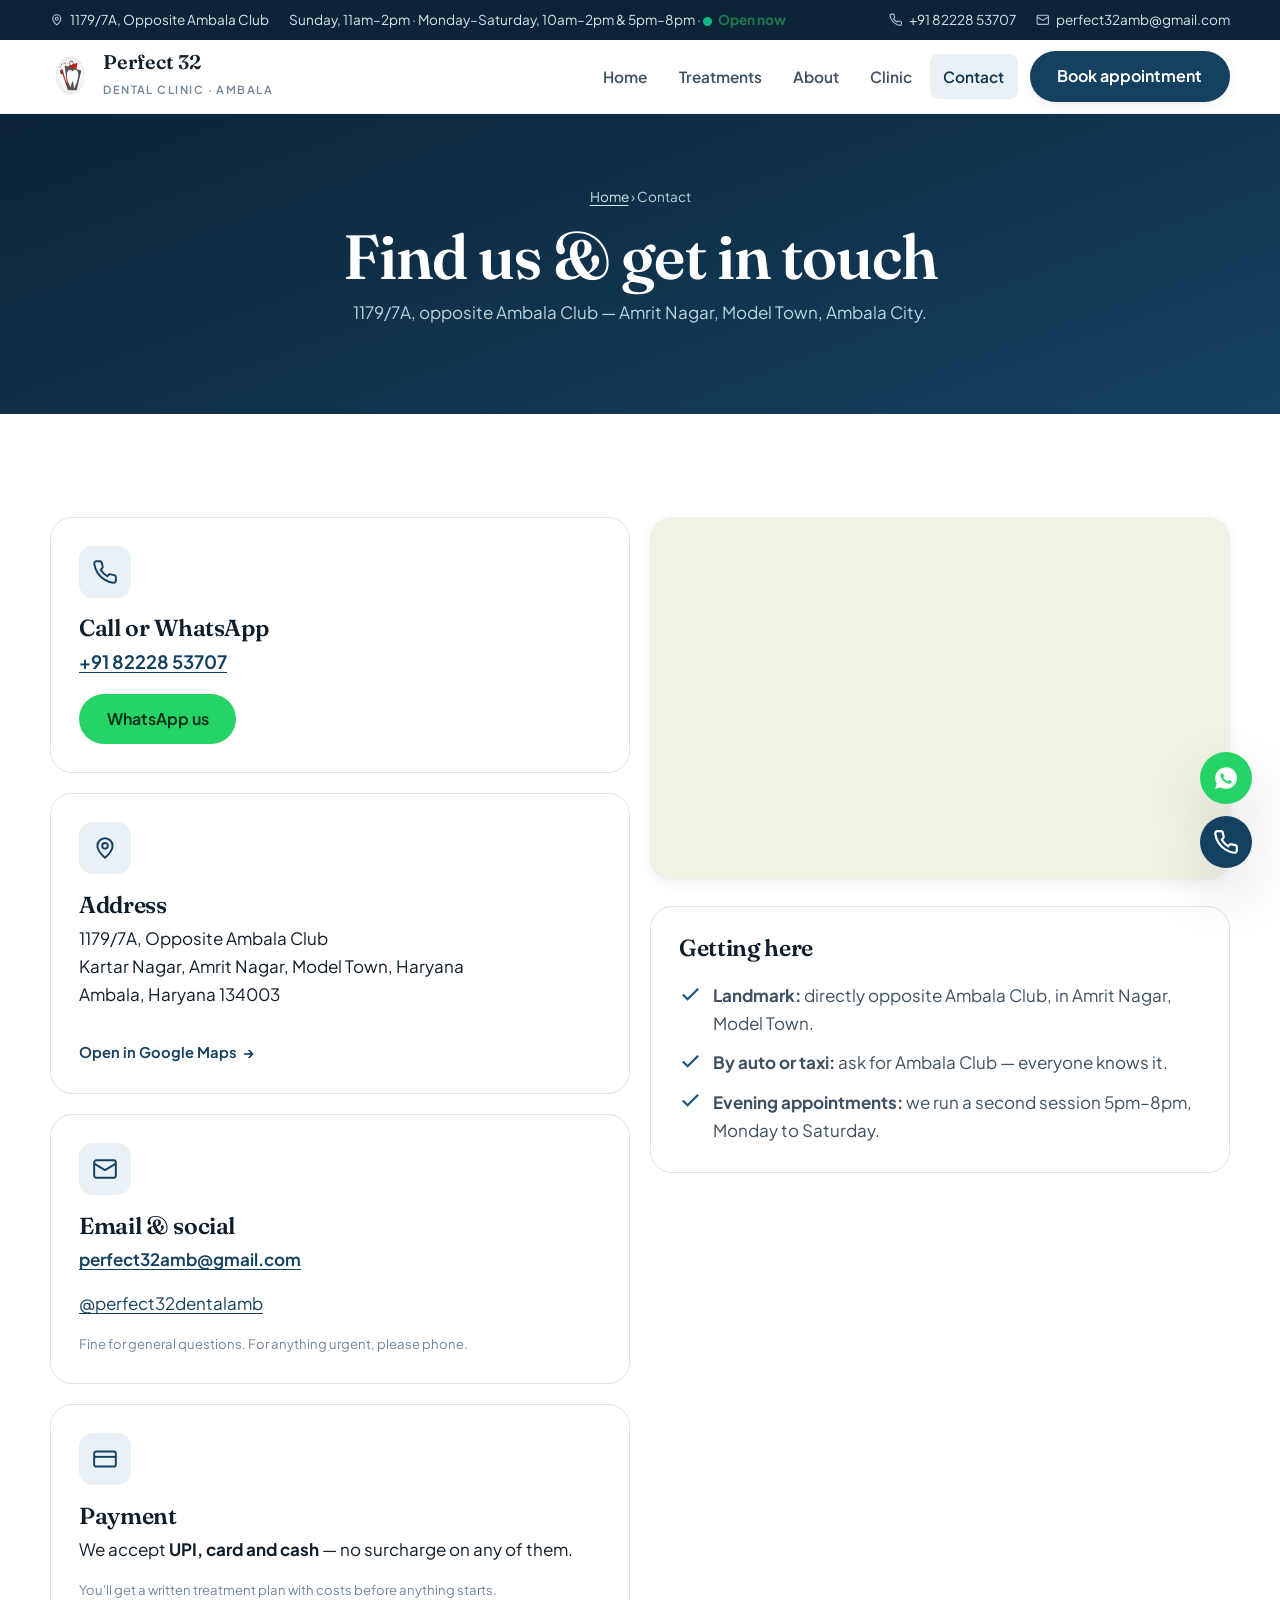
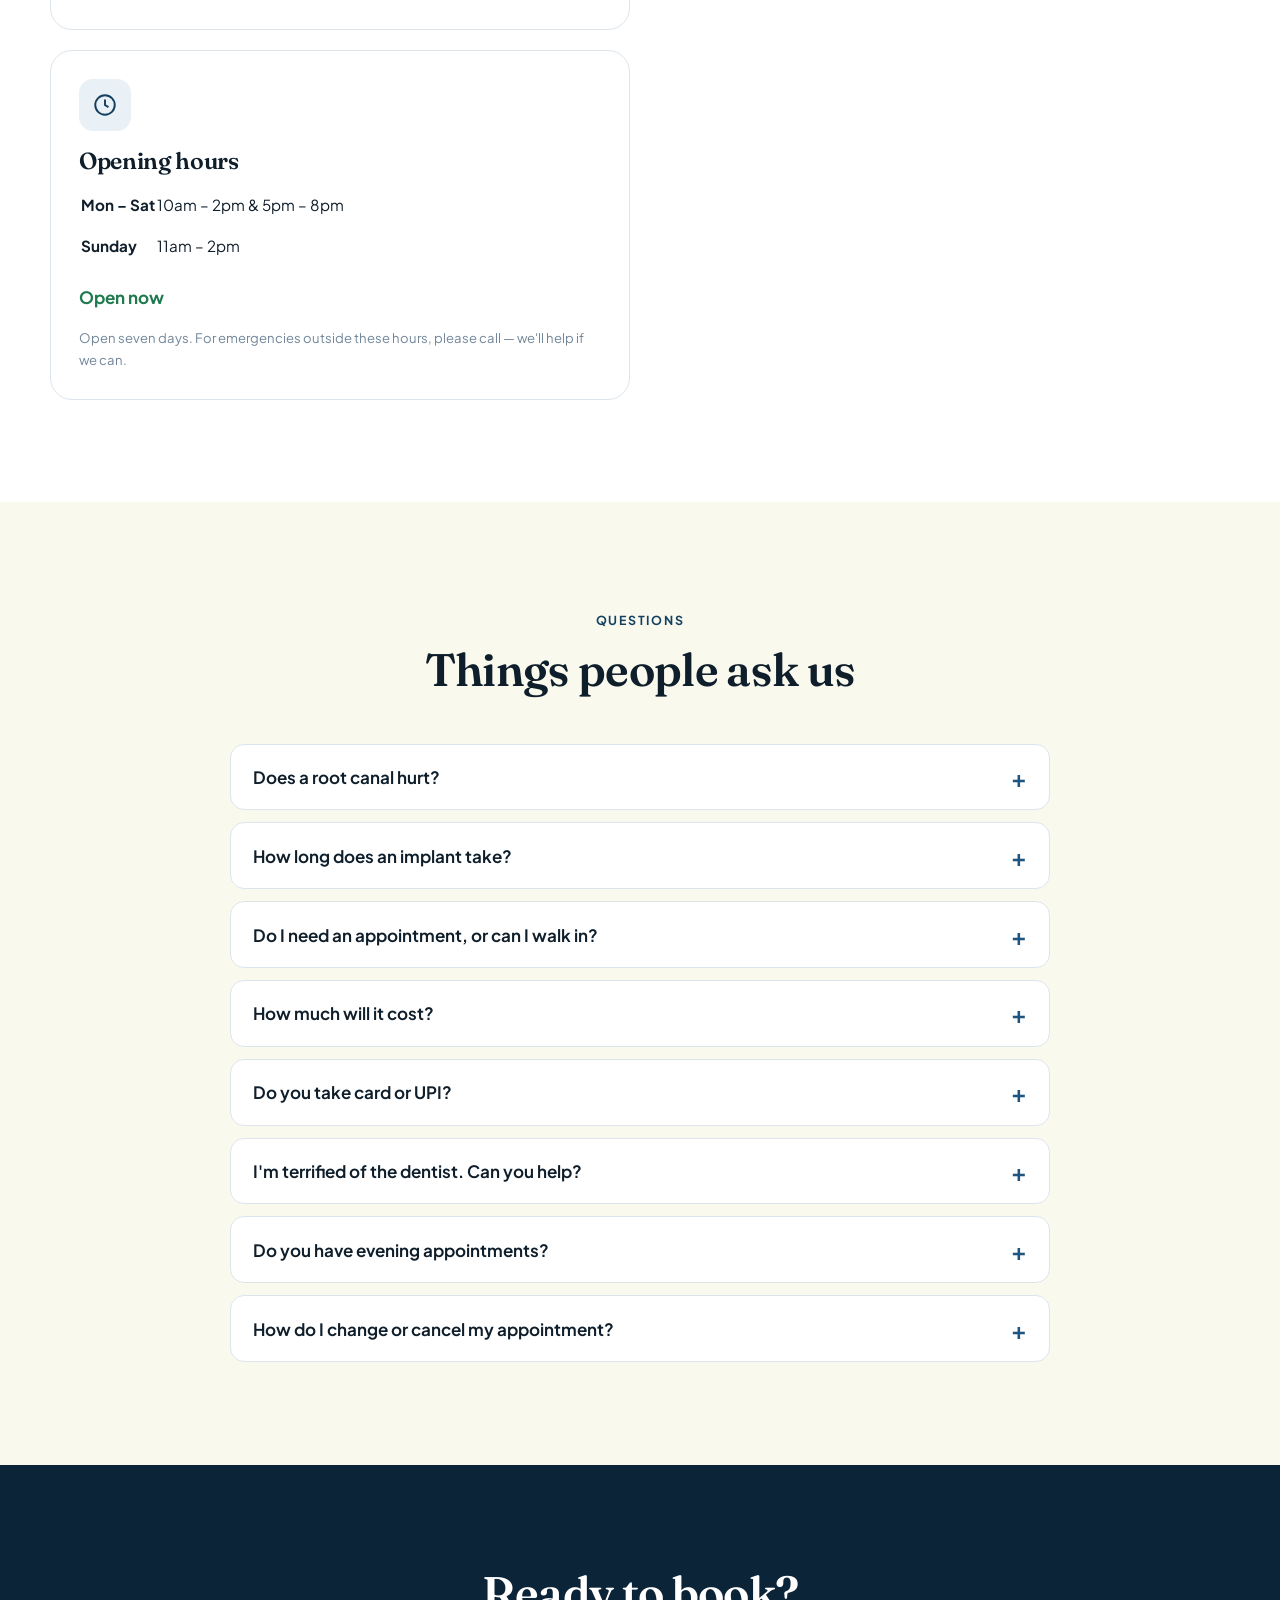
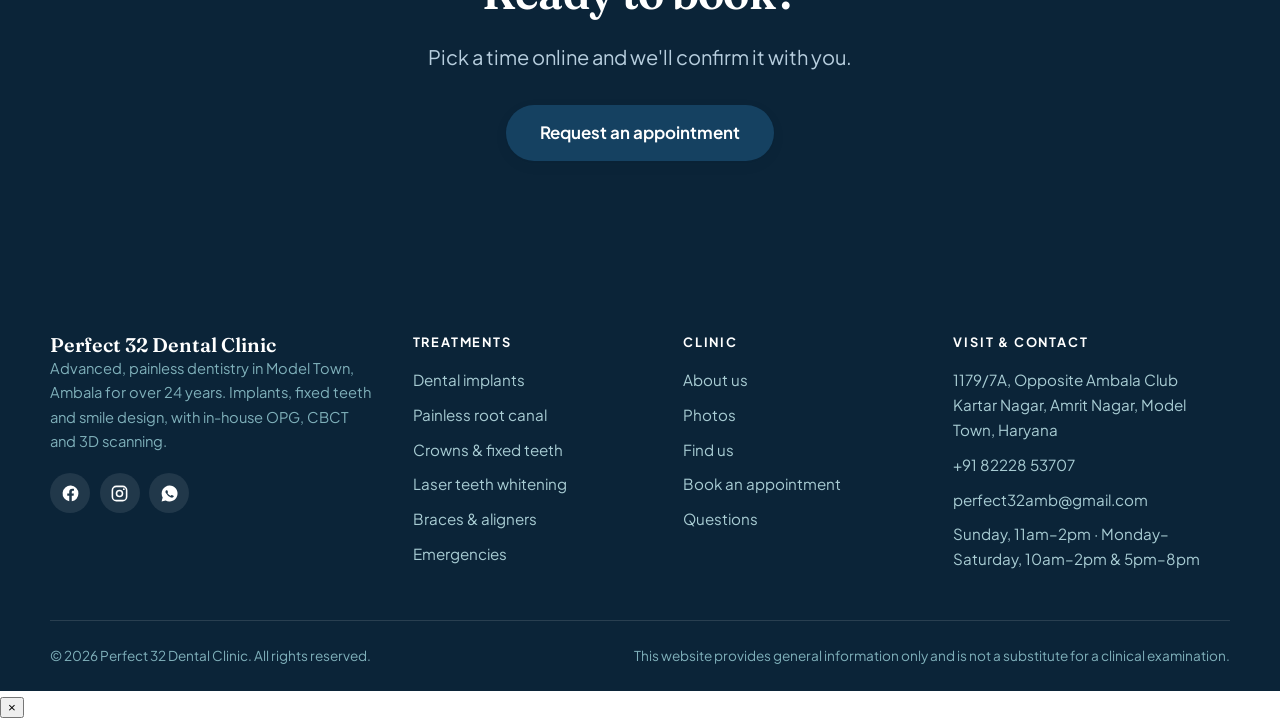
<file: contact.html>
<!doctype html>
<html lang="en-IN">
<head>
<title>Contact & Directions — Perfect 32 Dental Clinic, Model Town, Ambala</title>
<meta name="description" content="Find Perfect 32 Dental Clinic opposite Ambala Club, Model Town, Ambala. Direct WhatsApp, phone 082228 53707, opening hours, and driving directions. Rated 4.9★ by 115+ patients.">
<link rel="canonical" href="https://perfect32dental.in/contact.html">
<meta property="og:type" content="website">
<meta property="og:title" content="Contact & Directions — Perfect 32 Dental Clinic, Model Town, Ambala">
<meta property="og:description" content="Find Perfect 32 Dental Clinic opposite Ambala Club, Model Town, Ambala. Direct WhatsApp, phone 082228 53707, opening hours, and driving directions.">
<meta property="og:url" content="https://perfect32dental.in/contact.html">
<meta property="og:image" content="https://perfect32dental.in/assets/img/og-cover.jpg">
<meta property="og:locale" content="en_IN">
<meta name="twitter:card" content="summary_large_image">
<meta charset="utf-8">
<meta name="viewport" content="width=device-width, initial-scale=1">
<meta name="theme-color" content="#0a7d8c">
<link rel="icon" href="assets/img/favicon.svg" type="image/svg+xml">
<link rel="apple-touch-icon" href="assets/img/apple-touch-icon.png">
<link rel="preconnect" href="https://fonts.googleapis.com">
<link rel="preconnect" href="https://fonts.gstatic.com" crossorigin>
<link href="https://fonts.googleapis.com/css2?family=Fraunces:opsz,wght@9..144,400;9..144,600&family=Plus+Jakarta+Sans:wght@400;600;700&display=swap" rel="stylesheet">
<link rel="stylesheet" href="assets/css/style.css">
<script type="application/ld+json">
{
  "@context": "https://schema.org",
  "@type": ["Dentist", "MedicalBusiness", "LocalBusiness"],
  "@id": "https://perfect32dental.in/#clinic",
  "name": "Perfect 32 Dental Clinic",
  "url": "https://perfect32dental.in/",
  "image": "https://perfect32dental.in/assets/img/og-cover.jpg",
  "logo": "https://perfect32dental.in/assets/img/logo.png",
  "telephone": "+91-82228-53707",
  "email": "perfect32amb@gmail.com",
  "sameAs": ["https://instagram.com/perfect32dentalamb"],
  "priceRange": "₹₹",
  "currenciesAccepted": "INR",
  "address": {
    "@type": "PostalAddress",
    "streetAddress": "1179/7A, Opposite Ambala Club, Kartar Nagar, Amrit Nagar, Model Town",
    "addressLocality": "Ambala",
    "addressRegion": "Haryana",
    "postalCode": "134003",
    "addressCountry": "IN"
  },
  "geo": { "@type": "GeoCoordinates", "latitude": 30.3633285, "longitude": 76.7909031 },
  "hasMap": "https://maps.app.goo.gl/Xb3j6PkAcgHWRVyS7",
  "areaServed": [
    { "@type": "Place", "name": "Ambala" },
    { "@type": "Place", "name": "Ambala Cantt" },
    { "@type": "Place", "name": "Model Town, Ambala" }
  ],
  "availableLanguage": ["English", "Hindi", "Punjabi"],
  "aggregateRating": {
    "@type": "AggregateRating",
    "ratingValue": "4.9",
    "reviewCount": "115",
    "bestRating": "5",
    "worstRating": "1"
  },
  "openingHoursSpecification": [
    { "@type": "OpeningHoursSpecification",
      "dayOfWeek": ["Monday","Tuesday","Wednesday","Thursday","Friday","Saturday"],
      "opens": "10:00", "closes": "14:00" },
    { "@type": "OpeningHoursSpecification",
      "dayOfWeek": ["Monday","Tuesday","Wednesday","Thursday","Friday","Saturday"],
      "opens": "17:00", "closes": "20:00" },
    { "@type": "OpeningHoursSpecification",
      "dayOfWeek": "Sunday", "opens": "11:00", "closes": "14:00" }
  ],
  "medicalSpecialty": "Dentistry",
  "employee": [
    { "@type": "Person", "name": "Dr. Rohit Batra", "jobTitle": "Certified Specialist in Implantology (DGOI, Germany)", "hasCredential": "BDS" },
    { "@type": "Person", "name": "Dr. Shallu Batra", "jobTitle": "Certified Specialist in Smile Designing", "hasCredential": "BDS" }
  ]
}
</script>
</head>
<body>
<a class="skip" href="#main">Skip to content</a>

<div class="topbar">
  <div class="wrap">
    <div class="topbar-links">
      <a data-clinic-href="map" target="_blank" rel="noopener">
        <svg viewBox="0 0 24 24" fill="none" stroke="currentColor" stroke-width="2" aria-hidden="true"><path d="M12 21s7-5.6 7-11a7 7 0 1 0-14 0c0 5.4 7 11 7 11Z"/><circle cx="12" cy="10" r="2.6"/></svg>
        <span data-clinic="addressLine1">Opposite Ambala Club, Model Town</span>
      </a>
      <span><span data-clinic="hours">Open 7 days</span> · <span class="pulse-dot"></span><strong class="js-open-now"></strong></span>
    </div>
    <div class="topbar-links">
      <a data-clinic-href="tel">
        <svg viewBox="0 0 24 24" fill="none" stroke="currentColor" stroke-width="2" aria-hidden="true"><path d="M22 16.9v3a2 2 0 0 1-2.2 2 19.8 19.8 0 0 1-8.6-3.1 19.5 19.5 0 0 1-6-6A19.8 19.8 0 0 1 2.1 4.2 2 2 0 0 1 4.1 2h3a2 2 0 0 1 2 1.7c.1 1 .4 1.9.7 2.8a2 2 0 0 1-.5 2.1L8.1 9.9a16 16 0 0 0 6 6l1.3-1.3a2 2 0 0 1 2.1-.4c.9.3 1.8.6 2.8.7a2 2 0 0 1 1.7 2Z"/></svg>
        <span data-clinic="phonePrimary">082228 53707</span>
      </a>
      <a data-clinic-href="mail">
        <svg viewBox="0 0 24 24" fill="none" stroke="currentColor" stroke-width="2" aria-hidden="true"><rect x="2" y="4" width="20" height="16" rx="2"/><path d="m2 7 10 6 10-6"/></svg>
        <span data-clinic="email">perfect32amb@gmail.com</span>
      </a>
    </div>
  </div>
</div>

<header class="site-head">
  <nav class="wrap nav" aria-label="Main">
    <a class="brand" href="index.html">
      <img class="brand-mark" src="assets/img/logo.png" width="642" height="497" alt="">
      <span>
        <span class="brand-name">Perfect 32</span>
        <span class="brand-sub">Dental Clinic · Ambala</span>
      </span>
    </a>

    <button class="burger" id="burger" aria-expanded="false" aria-controls="navLinks" aria-label="Open menu">
      <svg viewBox="0 0 24 24" fill="none" stroke="currentColor" stroke-width="2" aria-hidden="true"><path d="M3 6h18M3 12h18M3 18h18"/></svg>
    </button>

    <ul class="nav-links" id="navLinks">
      <li><a href="index.html" data-nav="index">Home</a></li>
      <li><a href="services.html" data-nav="services">Treatments</a></li>
      <li><a href="about.html" data-nav="about">About</a></li>
      <li><a href="gallery.html" data-nav="gallery">Clinic</a></li>
      <li><a href="contact.html" data-nav="contact" aria-current="page">Contact</a></li>
      <li class="nav-cta"><a class="btn btn-primary" href="book.html">Book appointment</a></li>
    </ul>
  </nav>
</header>

<main id="main">
<section class="banner">
  <div class="wrap">
    <p class="crumb"><a href="index.html">Home</a> &rsaquo; Contact</p>
    <h1>Find us &amp; get in touch</h1>
    <p>1179/7A, opposite Ambala Club — Amrit Nagar, Model Town, Ambala City.</p>
  </div>
</section>

<section>
  <div class="wrap grid g-2" style="align-items:start">
    <div class="grid" style="gap:1.25rem">
      <div class="card">
        <div class="card-ico"><svg viewBox="0 0 24 24" fill="none" stroke="currentColor" stroke-width="1.8" aria-hidden="true"><path d="M22 16.9v3a2 2 0 0 1-2.2 2 19.8 19.8 0 0 1-8.6-3.1 19.5 19.5 0 0 1-6-6A19.8 19.8 0 0 1 2.1 4.2 2 2 0 0 1 4.1 2h3a2 2 0 0 1 2 1.7c.1 1 .4 1.9.7 2.8a2 2 0 0 1-.5 2.1L8.1 9.9a16 16 0 0 0 6 6l1.3-1.3a2 2 0 0 1 2.1-.4c.9.3 1.8.6 2.8.7a2 2 0 0 1 1.7 2Z"/></svg></div>
        <h3>Call or WhatsApp</h3>
        <p style="margin-bottom:.25rem"><a data-clinic-href="tel" data-clinic="phonePrimary" style="font-weight:650;font-size:1.15rem">082228 53707</a></p>
        <div class="btn-row" style="margin-top:1rem">
          <a class="btn btn-wa" data-clinic-href="wa" target="_blank" rel="noopener">WhatsApp us</a>
        </div>
      </div>

      <div class="card">
        <div class="card-ico"><svg viewBox="0 0 24 24" fill="none" stroke="currentColor" stroke-width="1.8" aria-hidden="true"><path d="M12 21s7-5.6 7-11a7 7 0 1 0-14 0c0 5.4 7 11 7 11Z"/><circle cx="12" cy="10" r="2.6"/></svg></div>
        <h3>Address</h3>
        <p><span data-clinic="addressLine1">1179/7A, Opposite Ambala Club</span><br>
           <span data-clinic="addressLine2">Kartar Nagar, Amrit Nagar, Model Town</span><br>
           Ambala, Haryana 134003</p>
        <a class="card-link" data-clinic-href="map" target="_blank" rel="noopener">Open in Google Maps</a>
      </div>

      <div class="card">
        <div class="card-ico"><svg viewBox="0 0 24 24" fill="none" stroke="currentColor" stroke-width="1.8" aria-hidden="true"><rect x="2" y="4" width="20" height="16" rx="2"/><path d="m2 7 10 6 10-6"/></svg></div>
        <h3>Email &amp; social</h3>
        <p><a data-clinic-href="mail" data-clinic="email" style="font-weight:650;word-break:break-all">perfect32amb@gmail.com</a></p>
        <p><a href="https://instagram.com/perfect32dentalamb" target="_blank" rel="noopener">@perfect32dentalamb</a></p>
        <p class="hint">Fine for general questions. For anything urgent, please phone.</p>
      </div>

      <div class="card">
        <div class="card-ico"><svg viewBox="0 0 24 24" fill="none" stroke="currentColor" stroke-width="1.8" aria-hidden="true"><rect x="2" y="5" width="20" height="14" rx="2"/><path d="M2 10h20"/></svg></div>
        <h3>Payment</h3>
        <p>We accept <strong>UPI, card and cash</strong> — no surcharge on any of them.</p>
        <p class="hint">You'll get a written treatment plan with costs before anything starts.</p>
      </div>

      <div class="card">
        <div class="card-ico"><svg viewBox="0 0 24 24" fill="none" stroke="currentColor" stroke-width="1.8" aria-hidden="true"><circle cx="12" cy="12" r="9"/><path d="M12 7v5l3.2 2"/></svg></div>
        <h3>Opening hours</h3>
        <div class="tw" style="margin:.5rem 0 1rem;border:none">
          <table style="min-width:0;font-size:.95rem">
            <tbody>
              <tr><td style="padding:.45rem 0"><strong>Mon – Sat</strong></td><td style="padding:.45rem 0" class="num">10am – 2pm &amp; 5pm – 8pm</td></tr>
              <tr><td style="padding:.45rem 0"><strong>Sunday</strong></td><td style="padding:.45rem 0" class="num">11am – 2pm</td></tr>
            </tbody>
          </table>
        </div>
        <p><strong class="js-open-now"></strong></p>
        <p class="hint">Open seven days. For emergencies outside these hours, please call — we'll help if we can.</p>
      </div>
    </div>

    <div>
      <!-- TODO: replace with the embed from YOUR Google Business Profile so the
           pin lands exactly on the clinic door.
           Google Maps -> your clinic -> Share -> Embed a map -> copy the src. -->
      <iframe class="map-frame" src="https://www.google.com/maps?q=Perfect+32+Dental+Clinic+Model+Town+Ambala&output=embed"
              loading="lazy" referrerpolicy="no-referrer-when-downgrade"
              title="Map showing Perfect 32 Dental Clinic, Model Town, Ambala"></iframe>

      <div class="card" style="margin-top:1.25rem">
        <h3>Getting here</h3>
        <!-- TODO: add parking and step-free access once confirmed — both are
             things patients plan around, especially older ones. Also worth
             re-adding an FAQ entry on insurance receipts once confirmed;
             it was removed rather than shipped as placeholder text. -->
        <ul class="ticks">
          <li><svg viewBox="0 0 24 24" fill="none" stroke="currentColor" stroke-width="2.4" aria-hidden="true"><path d="M20 6 9 17l-5-5"/></svg> <span><strong>Landmark:</strong> directly opposite Ambala Club, in Amrit Nagar, Model Town.</span></li>
          <li><svg viewBox="0 0 24 24" fill="none" stroke="currentColor" stroke-width="2.4" aria-hidden="true"><path d="M20 6 9 17l-5-5"/></svg> <span><strong>By auto or taxi:</strong> ask for Ambala Club — everyone knows it.</span></li>
          <li><svg viewBox="0 0 24 24" fill="none" stroke="currentColor" stroke-width="2.4" aria-hidden="true"><path d="M20 6 9 17l-5-5"/></svg> <span><strong>Evening appointments:</strong> we run a second session 5pm–8pm, Monday to Saturday.</span></li>
        </ul>
      </div>
    </div>
  </div>
</section>

<section class="tint" id="faq">
  <div class="wrap">
    <div class="s-head center">
      <span class="eyebrow">Questions</span>
      <h2>Things people ask us</h2>
    </div>
    <div class="faq">
      <details>
        <summary>Does a root canal hurt?</summary>
        <div class="faq-body"><p>Not the way its reputation suggests. The tooth is fully numbed first, and most patients tell us afterwards it felt like having a large filling done. The pain people remember is usually the infection <em>before</em> treatment, not the treatment itself.</p></div>
      </details>
      <details>
        <summary>How long does an implant take?</summary>
        <div class="faq-body"><p>The placement itself is usually under an hour. The bone then needs time to fuse to the implant — typically three to six months — before the final crown goes on. We'll scan you on our CBCT first and give you an exact timeline for your case.</p></div>
      </details>
      <details>
        <summary>Do I need an appointment, or can I walk in?</summary>
        <div class="faq-body"><p>You're welcome to walk in and we'll fit you in if we can, but booking means you won't wait. If you're in pain, call ahead — we'll tell you the quickest time to come.</p></div>
      </details>
      <details>
        <summary>How much will it cost?</summary>
        <div class="faq-body"><p>An examination is the only way to quote accurately. After it, you get a written plan with the cost of each item before anything begins. Indicative ranges are on the <a href="services.html">treatments page</a>.</p></div>
      </details>
      <details>
        <summary>Do you take card or UPI?</summary>
        <div class="faq-body"><p>All three — <strong>UPI, card and cash</strong>. Pay whichever way suits you; there's no surcharge for any of them.</p></div>
      </details>
      <details>
        <summary>I'm terrified of the dentist. Can you help?</summary>
        <div class="faq-body"><p>Yes, and you're far from unusual. Tell us when you book. We'll give you a longer, quieter slot, explain everything before we do it, and stop the moment you raise a hand.</p></div>
      </details>
      <details>
        <summary>Do you have evening appointments?</summary>
        <div class="faq-body"><p>Yes — Monday to Saturday we run a second session from 5pm to 8pm, which suits most people who work. Sunday is mornings only, 11am to 2pm.</p></div>
      </details>
      <details>
        <summary>How do I change or cancel my appointment?</summary>
        <div class="faq-body"><p>Message us on WhatsApp with your reference number, or call. A few hours' notice lets us give the slot to someone who needs it.</p></div>
      </details>
    </div>
  </div>
</section>

<section class="deep">
  <div class="wrap center" style="max-width:620px">
    <h2>Ready to book?</h2>
    <p class="lead" style="color:#b7cede">Pick a time online and we'll confirm it with you.</p>
    <div class="btn-row center" style="margin-top:2rem">
      <a class="btn btn-primary btn-lg" href="book.html">Request an appointment</a>
    </div>
  </div>
</section>

</main>

<footer class="site-foot">
  <div class="wrap">
    <div class="foot-grid">
      <div class="foot-brand">
        <span class="brand-name">Perfect 32 Dental Clinic</span>
        <p>Advanced, painless dentistry in Model Town, Ambala for over 24 years. Implants, fixed teeth and smile design, with in-house OPG, CBCT and 3D scanning.</p>
        <div class="socials">
          <a href="#" aria-label="Facebook" data-social="facebook"><svg viewBox="0 0 24 24" fill="currentColor" aria-hidden="true"><path d="M22 12a10 10 0 1 0-11.6 9.9v-7H7.9V12h2.5V9.8c0-2.5 1.5-3.9 3.8-3.9 1.1 0 2.2.2 2.2.2v2.4h-1.2c-1.2 0-1.6.8-1.6 1.6V12h2.7l-.4 2.9h-2.3v7A10 10 0 0 0 22 12Z"/></svg></a>
          <a href="https://instagram.com/perfect32dentalamb" target="_blank" rel="noopener" aria-label="Instagram"><svg viewBox="0 0 24 24" fill="none" stroke="currentColor" stroke-width="2" aria-hidden="true"><rect x="3" y="3" width="18" height="18" rx="5"/><circle cx="12" cy="12" r="3.8"/><circle cx="17.5" cy="6.5" r="1.2" fill="currentColor" stroke="none"/></svg></a>
          <a data-clinic-href="wa" target="_blank" rel="noopener" aria-label="WhatsApp"><svg viewBox="0 0 24 24" fill="currentColor" aria-hidden="true"><path d="M12 2a10 10 0 0 0-8.6 15L2 22l5.2-1.3A10 10 0 1 0 12 2Zm5.1 14c-.2.6-1.2 1.2-1.7 1.2-.5.1-1 .1-1.6-.1a12 12 0 0 1-6.4-5.6c-.5-.9-.8-1.8-.3-2.7.2-.4.5-.7.8-.9.2-.1.6-.1.8-.1s.4 0 .6.4l.8 1.8c.1.2 0 .4-.1.6l-.4.5c-.1.2-.3.3-.1.6a8.7 8.7 0 0 0 3.7 3.2c.3.1.5.1.6-.1l.7-.8c.2-.2.3-.2.6-.1l1.8.9c.3.1.4.2.4.4s0 .8-.2 1.4Z"/></svg></a>
        </div>
      </div>

      <div>
        <h4>Treatments</h4>
        <ul>
          <li><a href="services.html#implants">Dental implants</a></li>
          <li><a href="services.html#rct">Painless root canal</a></li>
          <li><a href="services.html#crowns">Crowns &amp; fixed teeth</a></li>
          <li><a href="services.html#whitening">Laser teeth whitening</a></li>
          <li><a href="services.html#ortho">Braces &amp; aligners</a></li>
          <li><a href="services.html#emergency">Emergencies</a></li>
        </ul>
      </div>

      <div>
        <h4>Clinic</h4>
        <ul>
          <li><a href="about.html">About us</a></li>
          <li><a href="gallery.html">Photos</a></li>
          <li><a href="contact.html">Find us</a></li>
          <li><a href="book.html">Book an appointment</a></li>
          <li><a href="contact.html#faq">Questions</a></li>
        </ul>
      </div>

      <div>
        <h4>Visit &amp; contact</h4>
        <ul>
          <li><a data-clinic-href="map" target="_blank" rel="noopener"><span data-clinic="addressLine1">1179/7A, Opposite Ambala Club</span><br><span data-clinic="addressLine2">Model Town, Ambala, Haryana</span></a></li>
          <li><a data-clinic-href="tel" data-clinic="phonePrimary">082228 53707</a></li>
          <li><a data-clinic-href="mail" data-clinic="email">perfect32amb@gmail.com</a></li>
          <li><span data-clinic="hours">Open 7 days</span></li>
        </ul>
      </div>
    </div>

    <div class="foot-bar">
      <span>&copy; <span data-clinic="year">2026</span> Perfect 32 Dental Clinic. All rights reserved.</span>
      <span>This website provides general information only and is not a substitute for a clinical examination.</span>
    </div>
  </div>
</footer>

<div class="mobile-bar">
  <a class="btn btn-ghost" data-clinic-href="tel">
    <svg viewBox="0 0 24 24" fill="none" stroke="currentColor" stroke-width="2" aria-hidden="true"><path d="M22 16.9v3a2 2 0 0 1-2.2 2 19.8 19.8 0 0 1-8.6-3.1 19.5 19.5 0 0 1-6-6A19.8 19.8 0 0 1 2.1 4.2 2 2 0 0 1 4.1 2h3a2 2 0 0 1 2 1.7c.1 1 .4 1.9.7 2.8a2 2 0 0 1-.5 2.1L8.1 9.9a16 16 0 0 0 6 6l1.3-1.3a2 2 0 0 1 2.1-.4c.9.3 1.8.6 2.8.7a2 2 0 0 1 1.7 2Z"/></svg>
    Call
  </a>
  <a class="btn btn-wa" data-clinic-href="wa" target="_blank" rel="noopener">
    <svg viewBox="0 0 24 24" fill="currentColor" aria-hidden="true"><path d="M12 2a10 10 0 0 0-8.6 15L2 22l5.2-1.3A10 10 0 1 0 12 2Zm5.1 14c-.2.6-1.2 1.2-1.7 1.2-.5.1-1 .1-1.6-.1a12 12 0 0 1-6.4-5.6c-.5-.9-.8-1.8-.3-2.7.2-.4.5-.7.8-.9.2-.1.6-.1.8-.1s.4 0 .6.4l.8 1.8c.1.2 0 .4-.1.6l-.4.5c-.1.2-.3.3-.1.6a8.7 8.7 0 0 0 3.7 3.2c.3.1.5.1.6-.1l.7-.8c.2-.2.3-.2.6-.1l1.8.9c.3.1.4.2.4.4s0 .8-.2 1.4Z"/></svg>
    WhatsApp
  </a>
  <a class="btn btn-primary" href="book.html">Book</a>
</div>

<div class="floating-quick-bar">
  <a class="floating-btn floating-wa" data-clinic-href="wa" target="_blank" rel="noopener" aria-label="Chat on WhatsApp">
    <svg viewBox="0 0 24 24" fill="currentColor"><path d="M12 2a10 10 0 0 0-8.6 15L2 22l5.2-1.3A10 10 0 1 0 12 2Zm5.1 14c-.2.6-1.2 1.2-1.7 1.2-.5.1-1 .1-1.6-.1a12 12 0 0 1-6.4-5.6c-.5-.9-.8-1.8-.3-2.7.2-.4.5-.7.8-.9.2-.1.6-.1.8-.1s.4 0 .6.4l.8 1.8c.1.2 0 .4-.1.6l-.4.5c-.1.2-.3.3-.1.6a8.7 8.7 0 0 0 3.7 3.2c.3.1.5.1.6-.1l.7-.8c.2-.2.3-.2.6-.1l1.8.9c.3.1.4.2.4.4s0 .8-.2 1.4Z"/></svg>
  </a>
  <a class="floating-btn floating-call" data-clinic-href="tel" aria-label="Call clinic">
    <svg viewBox="0 0 24 24" fill="none" stroke="currentColor" stroke-width="2"><path d="M22 16.9v3a2 2 0 0 1-2.2 2 19.8 19.8 0 0 1-8.6-3.1 19.5 19.5 0 0 1-6-6A19.8 19.8 0 0 1 2.1 4.2 2 2 0 0 1 4.1 2h3a2 2 0 0 1 2 1.7c.1 1 .4 1.9.7 2.8a2 2 0 0 1-.5 2.1L8.1 9.9a16 16 0 0 0 6 6l1.3-1.3a2 2 0 0 1 2.1-.4c.9.3 1.8.6 2.8.7a2 2 0 0 1 1.7 2Z"/></svg>
  </a>
</div>

<script src="assets/js/config.js"></script>
<script src="assets/js/main.js"></script>
</body>
</html>
</file>
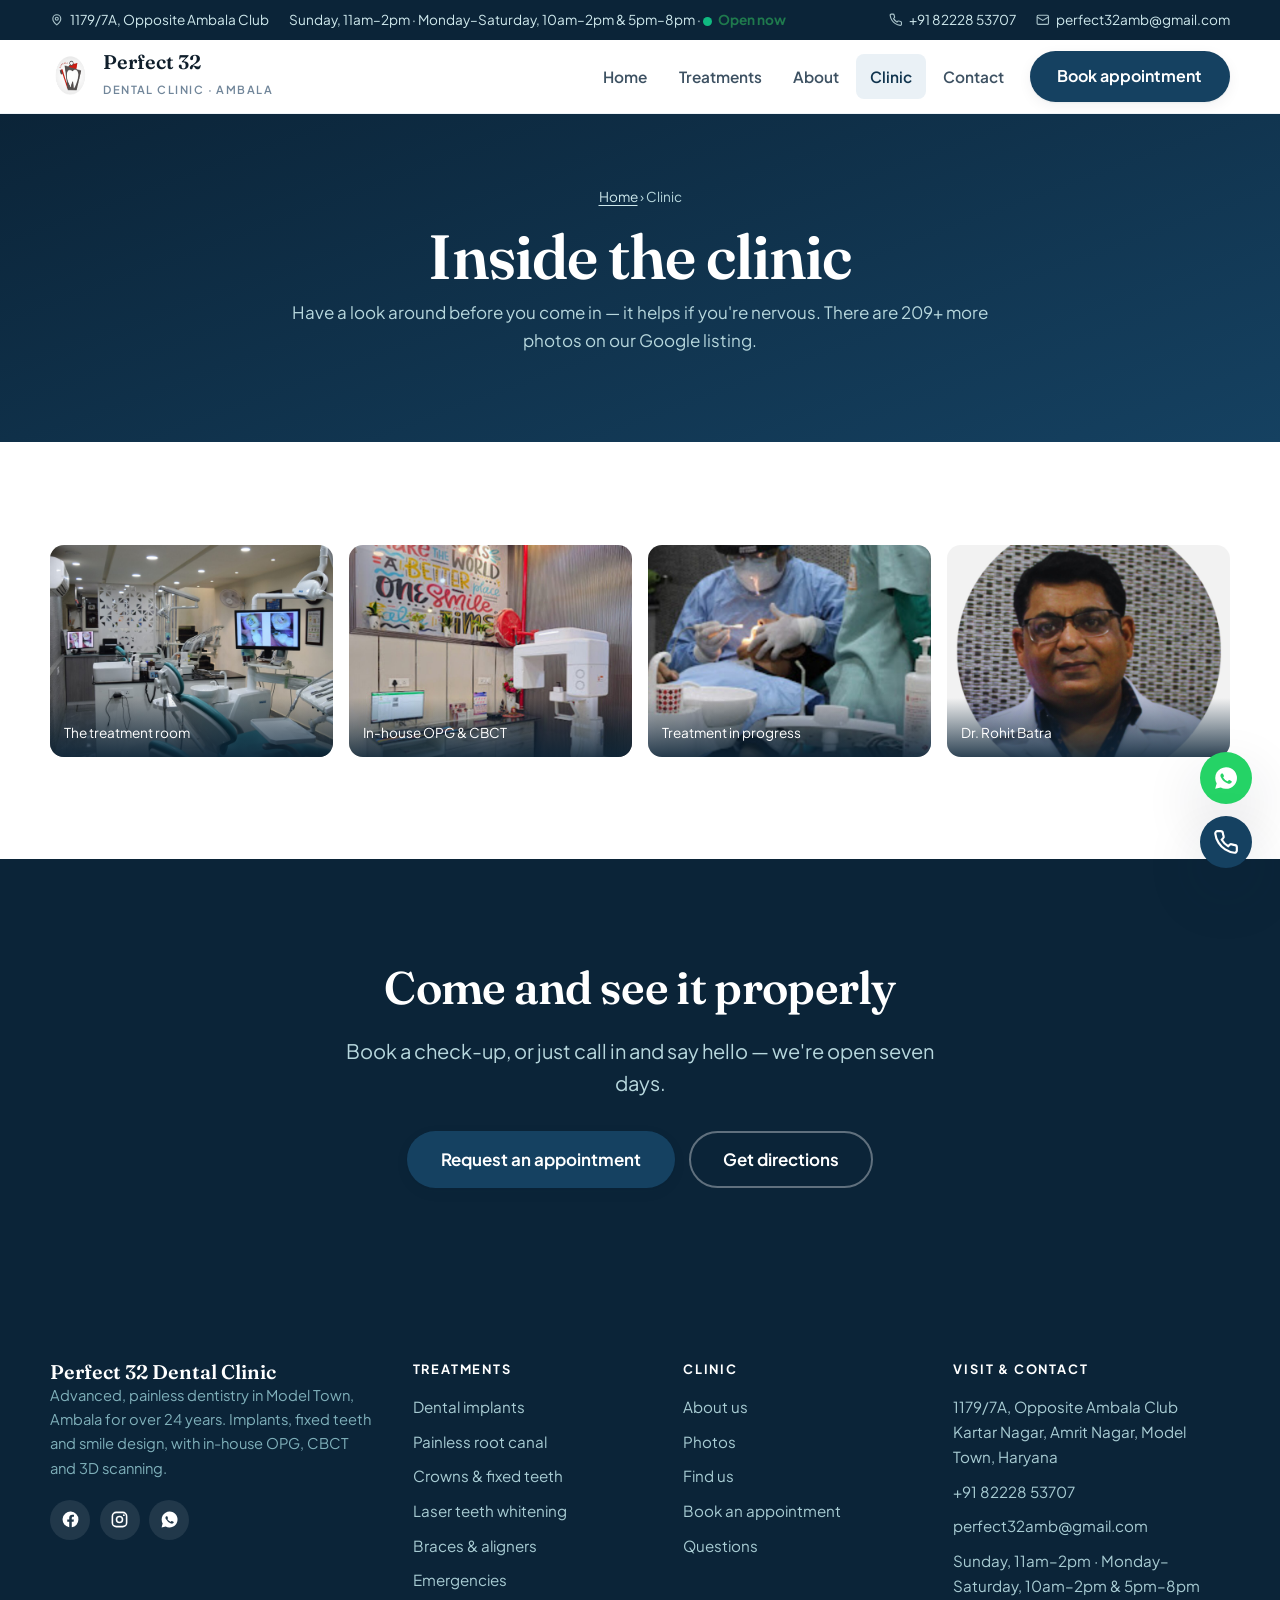
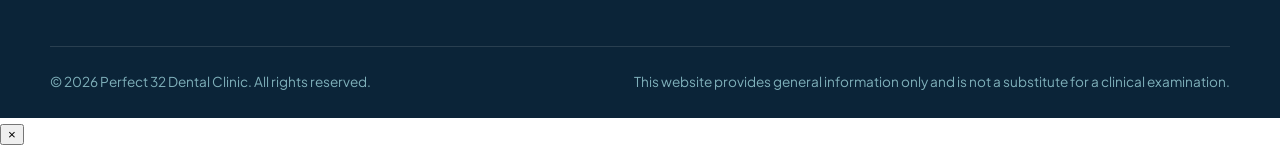
<file: gallery.html>
<!doctype html>
<html lang="en-IN">
<head>
<title>Clinic Tour & Diagnostic Facilities — Perfect 32 Dental Clinic Ambala</title>
<meta name="description" content="Photos of our surgery, in-house CBCT and OPG 3D imaging, and sterilized operatories at Perfect 32 Dental Clinic, Model Town, Ambala. Rated 4.9 by 115+ patients.">
<link rel="canonical" href="https://perfect32dental.in/gallery.html">
<meta property="og:type" content="website">
<meta property="og:title" content="Clinic Tour & Diagnostic Facilities — Perfect 32 Dental Clinic Ambala">
<meta property="og:description" content="Photos of our surgery, in-house CBCT and OPG 3D imaging, and sterilized operatories at Perfect 32 Dental Clinic, Model Town, Ambala.">
<meta property="og:url" content="https://perfect32dental.in/gallery.html">
<meta property="og:image" content="https://perfect32dental.in/assets/img/og-cover.jpg">
<meta property="og:locale" content="en_IN">
<meta name="twitter:card" content="summary_large_image">
<meta charset="utf-8">
<meta name="viewport" content="width=device-width, initial-scale=1">
<meta name="theme-color" content="#0a7d8c">
<link rel="icon" href="assets/img/favicon.svg" type="image/svg+xml">
<link rel="apple-touch-icon" href="assets/img/apple-touch-icon.png">
<link rel="preconnect" href="https://fonts.googleapis.com">
<link rel="preconnect" href="https://fonts.gstatic.com" crossorigin>
<link href="https://fonts.googleapis.com/css2?family=Fraunces:opsz,wght@9..144,400;9..144,600&family=Plus+Jakarta+Sans:wght@400;600;700&display=swap" rel="stylesheet">
<link rel="stylesheet" href="assets/css/style.css">
<script type="application/ld+json">
{
  "@context": "https://schema.org",
  "@type": ["Dentist", "MedicalBusiness", "LocalBusiness"],
  "@id": "https://perfect32dental.in/#clinic",
  "name": "Perfect 32 Dental Clinic",
  "url": "https://perfect32dental.in/",
  "image": "https://perfect32dental.in/assets/img/og-cover.jpg",
  "logo": "https://perfect32dental.in/assets/img/logo.png",
  "telephone": "+91-82228-53707",
  "email": "perfect32amb@gmail.com",
  "sameAs": ["https://instagram.com/perfect32dentalamb"],
  "priceRange": "₹₹",
  "currenciesAccepted": "INR",
  "address": {
    "@type": "PostalAddress",
    "streetAddress": "1179/7A, Opposite Ambala Club, Kartar Nagar, Amrit Nagar, Model Town",
    "addressLocality": "Ambala",
    "addressRegion": "Haryana",
    "postalCode": "134003",
    "addressCountry": "IN"
  },
  "geo": { "@type": "GeoCoordinates", "latitude": 30.3633285, "longitude": 76.7909031 },
  "hasMap": "https://maps.app.goo.gl/Xb3j6PkAcgHWRVyS7",
  "areaServed": [
    { "@type": "Place", "name": "Ambala" },
    { "@type": "Place", "name": "Ambala Cantt" },
    { "@type": "Place", "name": "Model Town, Ambala" }
  ],
  "availableLanguage": ["English", "Hindi", "Punjabi"],
  "aggregateRating": {
    "@type": "AggregateRating",
    "ratingValue": "4.9",
    "reviewCount": "115",
    "bestRating": "5",
    "worstRating": "1"
  },
  "openingHoursSpecification": [
    { "@type": "OpeningHoursSpecification",
      "dayOfWeek": ["Monday","Tuesday","Wednesday","Thursday","Friday","Saturday"],
      "opens": "10:00", "closes": "14:00" },
    { "@type": "OpeningHoursSpecification",
      "dayOfWeek": ["Monday","Tuesday","Wednesday","Thursday","Friday","Saturday"],
      "opens": "17:00", "closes": "20:00" },
    { "@type": "OpeningHoursSpecification",
      "dayOfWeek": "Sunday", "opens": "11:00", "closes": "14:00" }
  ],
  "medicalSpecialty": "Dentistry",
  "employee": [
    { "@type": "Person", "name": "Dr. Rohit Batra", "jobTitle": "Certified Specialist in Implantology (DGOI, Germany)", "hasCredential": "BDS" },
    { "@type": "Person", "name": "Dr. Shallu Batra", "jobTitle": "Certified Specialist in Smile Designing", "hasCredential": "BDS" }
  ]
}
</script>
</head>
<body>
<a class="skip" href="#main">Skip to content</a>

<div class="topbar">
  <div class="wrap">
    <div class="topbar-links">
      <a data-clinic-href="map" target="_blank" rel="noopener">
        <svg viewBox="0 0 24 24" fill="none" stroke="currentColor" stroke-width="2" aria-hidden="true"><path d="M12 21s7-5.6 7-11a7 7 0 1 0-14 0c0 5.4 7 11 7 11Z"/><circle cx="12" cy="10" r="2.6"/></svg>
        <span data-clinic="addressLine1">Opposite Ambala Club, Model Town</span>
      </a>
      <span><span data-clinic="hours">Open 7 days</span> · <span class="pulse-dot"></span><strong class="js-open-now"></strong></span>
    </div>
    <div class="topbar-links">
      <a data-clinic-href="tel">
        <svg viewBox="0 0 24 24" fill="none" stroke="currentColor" stroke-width="2" aria-hidden="true"><path d="M22 16.9v3a2 2 0 0 1-2.2 2 19.8 19.8 0 0 1-8.6-3.1 19.5 19.5 0 0 1-6-6A19.8 19.8 0 0 1 2.1 4.2 2 2 0 0 1 4.1 2h3a2 2 0 0 1 2 1.7c.1 1 .4 1.9.7 2.8a2 2 0 0 1-.5 2.1L8.1 9.9a16 16 0 0 0 6 6l1.3-1.3a2 2 0 0 1 2.1-.4c.9.3 1.8.6 2.8.7a2 2 0 0 1 1.7 2Z"/></svg>
        <span data-clinic="phonePrimary">082228 53707</span>
      </a>
      <a data-clinic-href="mail">
        <svg viewBox="0 0 24 24" fill="none" stroke="currentColor" stroke-width="2" aria-hidden="true"><rect x="2" y="4" width="20" height="16" rx="2"/><path d="m2 7 10 6 10-6"/></svg>
        <span data-clinic="email">perfect32amb@gmail.com</span>
      </a>
    </div>
  </div>
</div>

<header class="site-head">
  <nav class="wrap nav" aria-label="Main">
    <a class="brand" href="index.html">
      <img class="brand-mark" src="assets/img/logo.png" width="642" height="497" alt="">
      <span>
        <span class="brand-name">Perfect 32</span>
        <span class="brand-sub">Dental Clinic · Ambala</span>
      </span>
    </a>

    <button class="burger" id="burger" aria-expanded="false" aria-controls="navLinks" aria-label="Open menu">
      <svg viewBox="0 0 24 24" fill="none" stroke="currentColor" stroke-width="2" aria-hidden="true"><path d="M3 6h18M3 12h18M3 18h18"/></svg>
    </button>

    <ul class="nav-links" id="navLinks">
      <li><a href="index.html" data-nav="index">Home</a></li>
      <li><a href="services.html" data-nav="services">Treatments</a></li>
      <li><a href="about.html" data-nav="about">About</a></li>
      <li><a href="gallery.html" data-nav="gallery" aria-current="page">Clinic</a></li>
      <li><a href="contact.html" data-nav="contact">Contact</a></li>
      <li class="nav-cta"><a class="btn btn-primary" href="book.html">Book appointment</a></li>
    </ul>
  </nav>
</header>

<main id="main">
<section class="banner">
  <div class="wrap">
    <p class="crumb"><a href="index.html">Home</a> &rsaquo; Clinic</p>
    <h1>Inside the clinic</h1>
    <p>Have a look around before you come in — it helps if you're nervous. There are 209+ more photos on our Google listing.</p>
  </div>
</section>

<section>
  <div class="wrap">    <!-- These four are pulled from the clinic's own Canva design.
         TODO: add more from your 209+ Google Business Profile photos —
         reception, the sterilisation area, and the entrance are the gaps.
         1200x900px JPEG, under 250KB each. Never publish a patient's face
         or mouth without WRITTEN consent. -->
    <div class="gal">
      <figure><img src="assets/img/gallery/2.jpg" width="1400" height="1050" alt="Treatment room with dental chair and intra-oral camera display" loading="lazy"><figcaption>The treatment room</figcaption></figure>
      <figure><img src="assets/img/gallery/4.jpg" width="1400" height="1050" alt="In-house OPG and CBCT imaging unit beside the reception desk" loading="lazy"><figcaption>In-house OPG &amp; CBCT</figcaption></figure>
      <figure><img src="assets/img/gallery/3.jpg" width="1400" height="1050" alt="Dr. Rohit Batra carrying out a procedure with magnification loupes" loading="lazy"><figcaption>Treatment in progress</figcaption></figure>
      <figure><img src="assets/img/gallery/5.jpg" width="1400" height="1050" alt="Dr. Rohit Batra" loading="lazy"><figcaption>Dr. Rohit Batra</figcaption></figure>
    </div>
  </div>
</section>

<section class="deep">
  <div class="wrap center" style="max-width:600px">
    <h2>Come and see it properly</h2>
    <p class="lead" style="color:#b7d7dd">Book a check-up, or just call in and say hello — we're open seven days.</p>
    <div class="btn-row center" style="margin-top:2rem">
      <a class="btn btn-primary btn-lg" href="book.html">Request an appointment</a>
      <a class="btn btn-ghost btn-lg" href="contact.html">Get directions</a>
    </div>
  </div>
</section>

</main>

<footer class="site-foot">
  <div class="wrap">
    <div class="foot-grid">
      <div class="foot-brand">
        <span class="brand-name">Perfect 32 Dental Clinic</span>
        <p>Advanced, painless dentistry in Model Town, Ambala for over 24 years. Implants, fixed teeth and smile design, with in-house OPG, CBCT and 3D scanning.</p>
        <div class="socials">
          <a href="#" aria-label="Facebook" data-social="facebook"><svg viewBox="0 0 24 24" fill="currentColor" aria-hidden="true"><path d="M22 12a10 10 0 1 0-11.6 9.9v-7H7.9V12h2.5V9.8c0-2.5 1.5-3.9 3.8-3.9 1.1 0 2.2.2 2.2.2v2.4h-1.2c-1.2 0-1.6.8-1.6 1.6V12h2.7l-.4 2.9h-2.3v7A10 10 0 0 0 22 12Z"/></svg></a>
          <a href="https://instagram.com/perfect32dentalamb" target="_blank" rel="noopener" aria-label="Instagram"><svg viewBox="0 0 24 24" fill="none" stroke="currentColor" stroke-width="2" aria-hidden="true"><rect x="3" y="3" width="18" height="18" rx="5"/><circle cx="12" cy="12" r="3.8"/><circle cx="17.5" cy="6.5" r="1.2" fill="currentColor" stroke="none"/></svg></a>
          <a data-clinic-href="wa" target="_blank" rel="noopener" aria-label="WhatsApp"><svg viewBox="0 0 24 24" fill="currentColor" aria-hidden="true"><path d="M12 2a10 10 0 0 0-8.6 15L2 22l5.2-1.3A10 10 0 1 0 12 2Zm5.1 14c-.2.6-1.2 1.2-1.7 1.2-.5.1-1 .1-1.6-.1a12 12 0 0 1-6.4-5.6c-.5-.9-.8-1.8-.3-2.7.2-.4.5-.7.8-.9.2-.1.6-.1.8-.1s.4 0 .6.4l.8 1.8c.1.2 0 .4-.1.6l-.4.5c-.1.2-.3.3-.1.6a8.7 8.7 0 0 0 3.7 3.2c.3.1.5.1.6-.1l.7-.8c.2-.2.3-.2.6-.1l1.8.9c.3.1.4.2.4.4s0 .8-.2 1.4Z"/></svg></a>
        </div>
      </div>

      <div>
        <h4>Treatments</h4>
        <ul>
          <li><a href="services.html#implants">Dental implants</a></li>
          <li><a href="services.html#rct">Painless root canal</a></li>
          <li><a href="services.html#crowns">Crowns &amp; fixed teeth</a></li>
          <li><a href="services.html#whitening">Laser teeth whitening</a></li>
          <li><a href="services.html#ortho">Braces &amp; aligners</a></li>
          <li><a href="services.html#emergency">Emergencies</a></li>
        </ul>
      </div>

      <div>
        <h4>Clinic</h4>
        <ul>
          <li><a href="about.html">About us</a></li>
          <li><a href="gallery.html">Photos</a></li>
          <li><a href="contact.html">Find us</a></li>
          <li><a href="book.html">Book an appointment</a></li>
          <li><a href="contact.html#faq">Questions</a></li>
        </ul>
      </div>

      <div>
        <h4>Visit &amp; contact</h4>
        <ul>
          <li><a data-clinic-href="map" target="_blank" rel="noopener"><span data-clinic="addressLine1">1179/7A, Opposite Ambala Club</span><br><span data-clinic="addressLine2">Model Town, Ambala, Haryana</span></a></li>
          <li><a data-clinic-href="tel" data-clinic="phonePrimary">082228 53707</a></li>
          <li><a data-clinic-href="mail" data-clinic="email">perfect32amb@gmail.com</a></li>
          <li><span data-clinic="hours">Open 7 days</span></li>
        </ul>
      </div>
    </div>

    <div class="foot-bar">
      <span>&copy; <span data-clinic="year">2026</span> Perfect 32 Dental Clinic. All rights reserved.</span>
      <span>This website provides general information only and is not a substitute for a clinical examination.</span>
    </div>
  </div>
</footer>

<div class="mobile-bar">
  <a class="btn btn-ghost" data-clinic-href="tel">
    <svg viewBox="0 0 24 24" fill="none" stroke="currentColor" stroke-width="2" aria-hidden="true"><path d="M22 16.9v3a2 2 0 0 1-2.2 2 19.8 19.8 0 0 1-8.6-3.1 19.5 19.5 0 0 1-6-6A19.8 19.8 0 0 1 2.1 4.2 2 2 0 0 1 4.1 2h3a2 2 0 0 1 2 1.7c.1 1 .4 1.9.7 2.8a2 2 0 0 1-.5 2.1L8.1 9.9a16 16 0 0 0 6 6l1.3-1.3a2 2 0 0 1 2.1-.4c.9.3 1.8.6 2.8.7a2 2 0 0 1 1.7 2Z"/></svg>
    Call
  </a>
  <a class="btn btn-wa" data-clinic-href="wa" target="_blank" rel="noopener">
    <svg viewBox="0 0 24 24" fill="currentColor" aria-hidden="true"><path d="M12 2a10 10 0 0 0-8.6 15L2 22l5.2-1.3A10 10 0 1 0 12 2Zm5.1 14c-.2.6-1.2 1.2-1.7 1.2-.5.1-1 .1-1.6-.1a12 12 0 0 1-6.4-5.6c-.5-.9-.8-1.8-.3-2.7.2-.4.5-.7.8-.9.2-.1.6-.1.8-.1s.4 0 .6.4l.8 1.8c.1.2 0 .4-.1.6l-.4.5c-.1.2-.3.3-.1.6a8.7 8.7 0 0 0 3.7 3.2c.3.1.5.1.6-.1l.7-.8c.2-.2.3-.2.6-.1l1.8.9c.3.1.4.2.4.4s0 .8-.2 1.4Z"/></svg>
    WhatsApp
  </a>
  <a class="btn btn-primary" href="book.html">Book</a>
</div>

<div class="floating-quick-bar">
  <a class="floating-btn floating-wa" data-clinic-href="wa" target="_blank" rel="noopener" aria-label="Chat on WhatsApp">
    <svg viewBox="0 0 24 24" fill="currentColor"><path d="M12 2a10 10 0 0 0-8.6 15L2 22l5.2-1.3A10 10 0 1 0 12 2Zm5.1 14c-.2.6-1.2 1.2-1.7 1.2-.5.1-1 .1-1.6-.1a12 12 0 0 1-6.4-5.6c-.5-.9-.8-1.8-.3-2.7.2-.4.5-.7.8-.9.2-.1.6-.1.8-.1s.4 0 .6.4l.8 1.8c.1.2 0 .4-.1.6l-.4.5c-.1.2-.3.3-.1.6a8.7 8.7 0 0 0 3.7 3.2c.3.1.5.1.6-.1l.7-.8c.2-.2.3-.2.6-.1l1.8.9c.3.1.4.2.4.4s0 .8-.2 1.4Z"/></svg>
  </a>
  <a class="floating-btn floating-call" data-clinic-href="tel" aria-label="Call clinic">
    <svg viewBox="0 0 24 24" fill="none" stroke="currentColor" stroke-width="2"><path d="M22 16.9v3a2 2 0 0 1-2.2 2 19.8 19.8 0 0 1-8.6-3.1 19.5 19.5 0 0 1-6-6A19.8 19.8 0 0 1 2.1 4.2 2 2 0 0 1 4.1 2h3a2 2 0 0 1 2 1.7c.1 1 .4 1.9.7 2.8a2 2 0 0 1-.5 2.1L8.1 9.9a16 16 0 0 0 6 6l1.3-1.3a2 2 0 0 1 2.1-.4c.9.3 1.8.6 2.8.7a2 2 0 0 1 1.7 2Z"/></svg>
  </a>
</div>

<script src="assets/js/config.js"></script>
<script src="assets/js/main.js"></script>
</body>
</html>
</file>
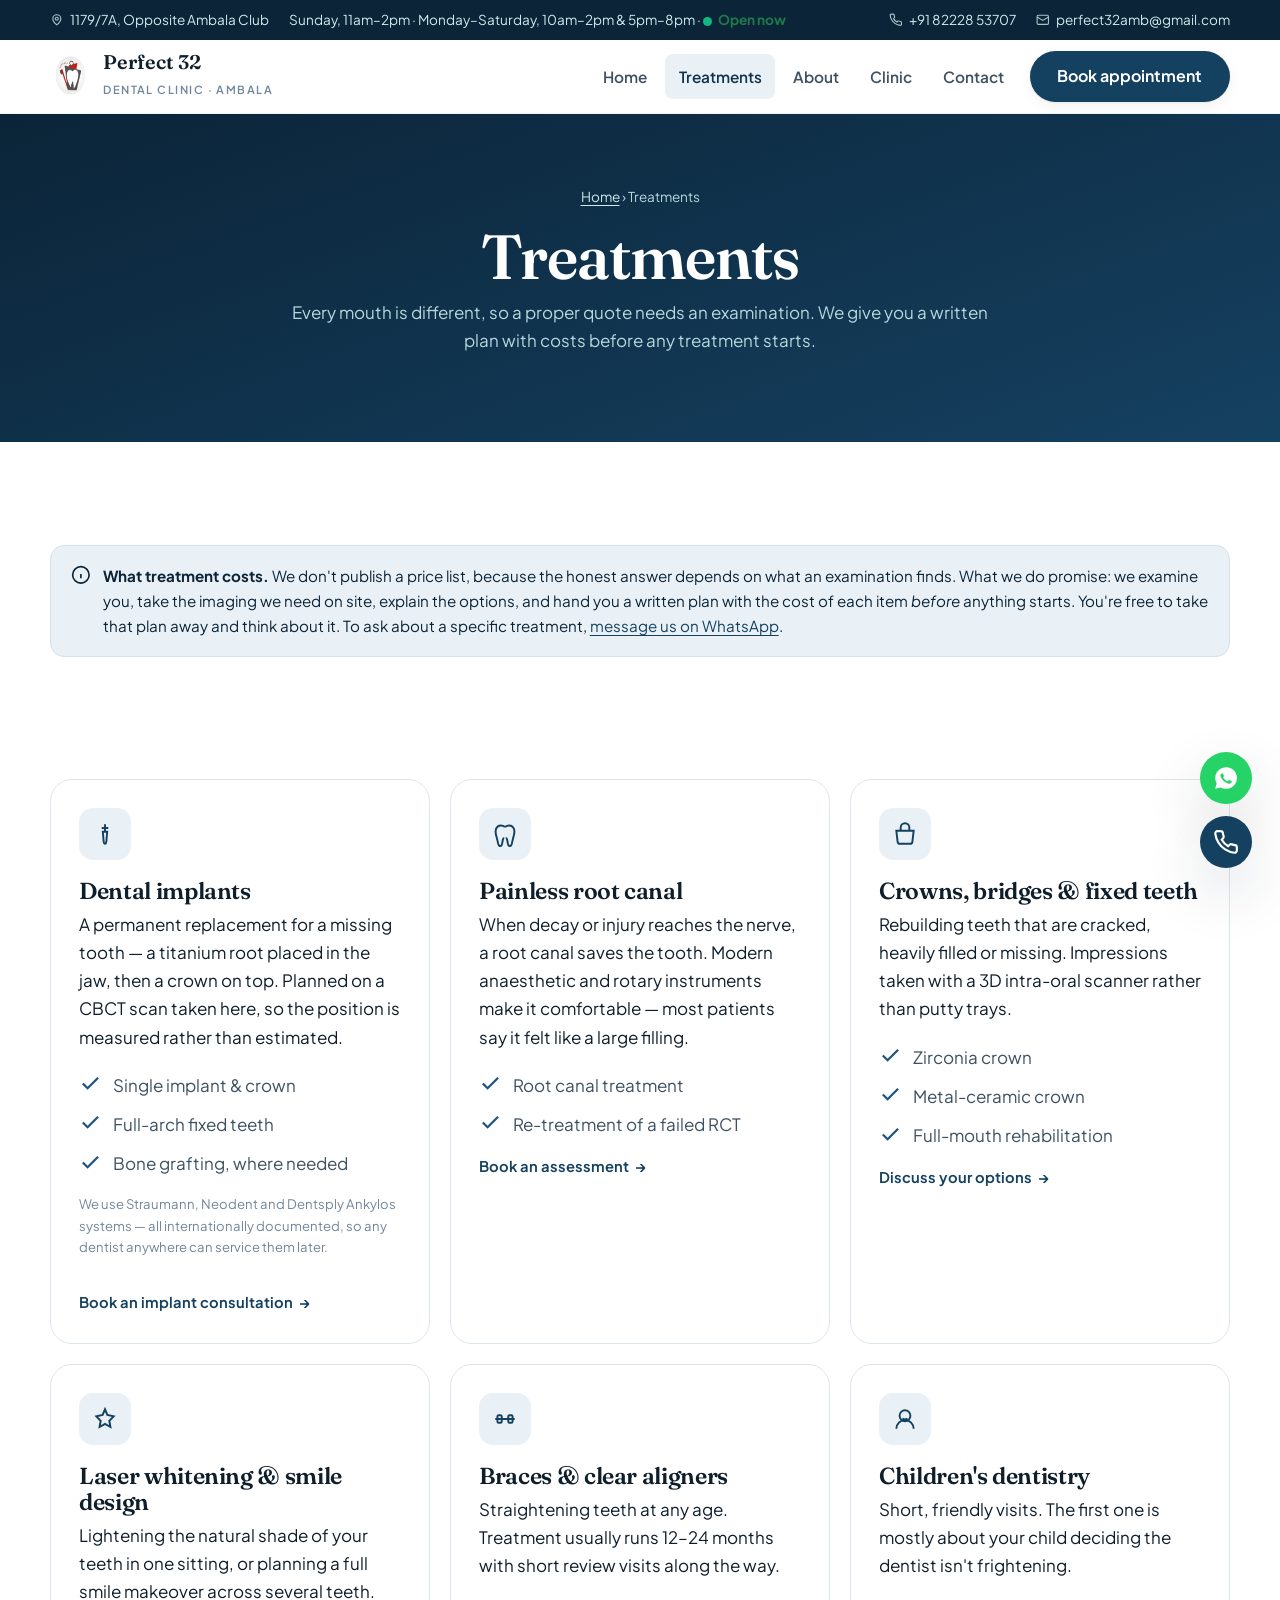
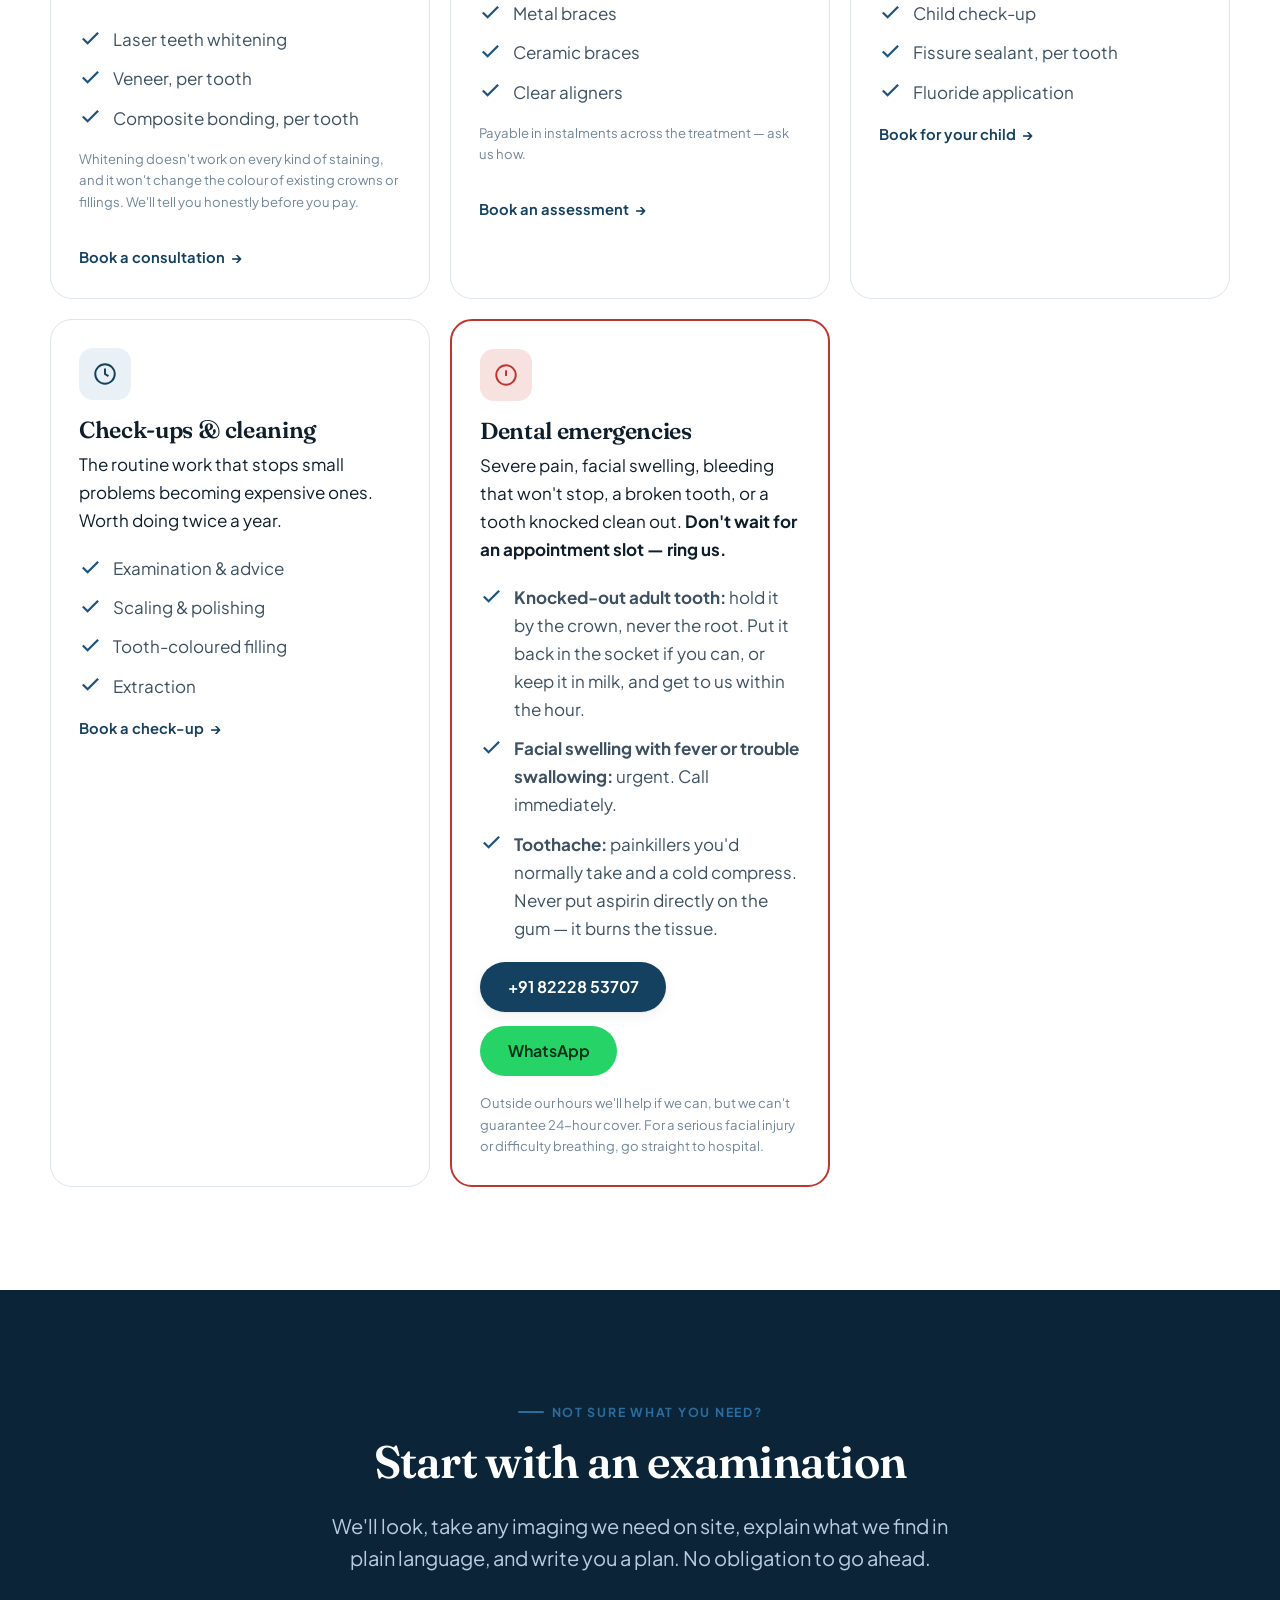
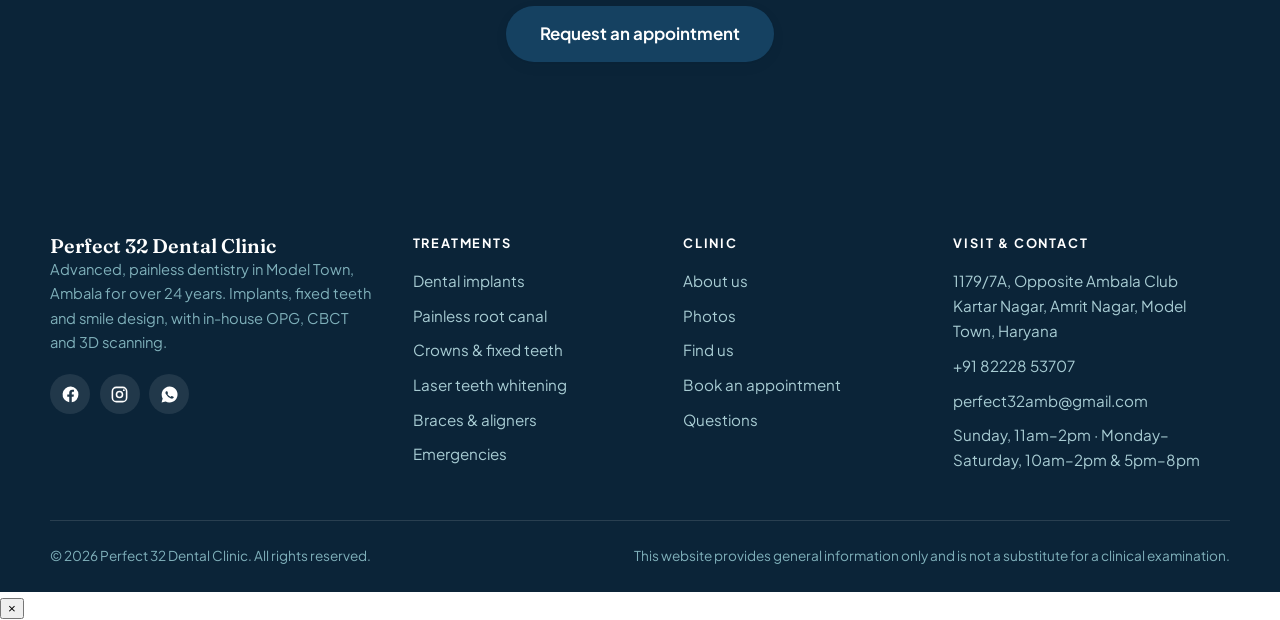
<file: services.html>
<!doctype html>
<html lang="en-IN">
<head>
<title>Dental Treatments in Ambala — Implants, Root Canals & Smile Design | Perfect 32 Dental Clinic</title>
<meta name="description" content="Advanced dental treatments in Model Town, Ambala: Straumann & Neodent implants, single-visit painless root canal, porcelain veneers, laser teeth whitening, and clear aligners. Rated 4.9 by 115+ patients.">
<link rel="canonical" href="https://perfect32dental.in/services.html">
<meta property="og:type" content="website">
<meta property="og:title" content="Dental Treatments in Ambala — Implants, Root Canals & Smile Design | Perfect 32 Dental Clinic">
<meta property="og:description" content="Advanced dental treatments in Model Town, Ambala: Straumann & Neodent implants, single-visit painless root canal, porcelain veneers, laser teeth whitening, and clear aligners.">
<meta property="og:url" content="https://perfect32dental.in/services.html">
<meta property="og:image" content="https://perfect32dental.in/assets/img/og-cover.jpg">
<meta property="og:locale" content="en_IN">
<meta name="twitter:card" content="summary_large_image">
<meta charset="utf-8">
<meta name="viewport" content="width=device-width, initial-scale=1">
<meta name="theme-color" content="#0a7d8c">
<link rel="icon" href="assets/img/favicon.svg" type="image/svg+xml">
<link rel="apple-touch-icon" href="assets/img/apple-touch-icon.png">
<link rel="preconnect" href="https://fonts.googleapis.com">
<link rel="preconnect" href="https://fonts.gstatic.com" crossorigin>
<link href="https://fonts.googleapis.com/css2?family=Fraunces:opsz,wght@9..144,400;9..144,600&family=Plus+Jakarta+Sans:wght@400;600;700&display=swap" rel="stylesheet">
<link rel="stylesheet" href="assets/css/style.css">
<script type="application/ld+json">
{
  "@context": "https://schema.org",
  "@type": ["Dentist", "MedicalBusiness", "LocalBusiness"],
  "@id": "https://perfect32dental.in/#clinic",
  "name": "Perfect 32 Dental Clinic",
  "url": "https://perfect32dental.in/",
  "image": "https://perfect32dental.in/assets/img/og-cover.jpg",
  "logo": "https://perfect32dental.in/assets/img/logo.png",
  "telephone": "+91-82228-53707",
  "email": "perfect32amb@gmail.com",
  "sameAs": ["https://instagram.com/perfect32dentalamb"],
  "priceRange": "₹₹",
  "currenciesAccepted": "INR",
  "address": {
    "@type": "PostalAddress",
    "streetAddress": "1179/7A, Opposite Ambala Club, Kartar Nagar, Amrit Nagar, Model Town",
    "addressLocality": "Ambala",
    "addressRegion": "Haryana",
    "postalCode": "134003",
    "addressCountry": "IN"
  },
  "geo": { "@type": "GeoCoordinates", "latitude": 30.3633285, "longitude": 76.7909031 },
  "hasMap": "https://maps.app.goo.gl/Xb3j6PkAcgHWRVyS7",
  "areaServed": [
    { "@type": "Place", "name": "Ambala" },
    { "@type": "Place", "name": "Ambala Cantt" },
    { "@type": "Place", "name": "Model Town, Ambala" }
  ],
  "availableLanguage": ["English", "Hindi", "Punjabi"],
  "aggregateRating": {
    "@type": "AggregateRating",
    "ratingValue": "4.9",
    "reviewCount": "115",
    "bestRating": "5",
    "worstRating": "1"
  },
  "openingHoursSpecification": [
    { "@type": "OpeningHoursSpecification",
      "dayOfWeek": ["Monday","Tuesday","Wednesday","Thursday","Friday","Saturday"],
      "opens": "10:00", "closes": "14:00" },
    { "@type": "OpeningHoursSpecification",
      "dayOfWeek": ["Monday","Tuesday","Wednesday","Thursday","Friday","Saturday"],
      "opens": "17:00", "closes": "20:00" },
    { "@type": "OpeningHoursSpecification",
      "dayOfWeek": "Sunday", "opens": "11:00", "closes": "14:00" }
  ],
  "medicalSpecialty": "Dentistry",
  "employee": [
    { "@type": "Person", "name": "Dr. Rohit Batra", "jobTitle": "Certified Specialist in Implantology (DGOI, Germany)", "hasCredential": "BDS" },
    { "@type": "Person", "name": "Dr. Shallu Batra", "jobTitle": "Certified Specialist in Smile Designing", "hasCredential": "BDS" }
  ]
}
</script>
</head>
<body>
<a class="skip" href="#main">Skip to content</a>

<div class="topbar">
  <div class="wrap">
    <div class="topbar-links">
      <a data-clinic-href="map" target="_blank" rel="noopener">
        <svg viewBox="0 0 24 24" fill="none" stroke="currentColor" stroke-width="2" aria-hidden="true"><path d="M12 21s7-5.6 7-11a7 7 0 1 0-14 0c0 5.4 7 11 7 11Z"/><circle cx="12" cy="10" r="2.6"/></svg>
        <span data-clinic="addressLine1">Opposite Ambala Club, Model Town</span>
      </a>
      <span><span data-clinic="hours">Open 7 days</span> · <span class="pulse-dot"></span><strong class="js-open-now"></strong></span>
    </div>
    <div class="topbar-links">
      <a data-clinic-href="tel">
        <svg viewBox="0 0 24 24" fill="none" stroke="currentColor" stroke-width="2" aria-hidden="true"><path d="M22 16.9v3a2 2 0 0 1-2.2 2 19.8 19.8 0 0 1-8.6-3.1 19.5 19.5 0 0 1-6-6A19.8 19.8 0 0 1 2.1 4.2 2 2 0 0 1 4.1 2h3a2 2 0 0 1 2 1.7c.1 1 .4 1.9.7 2.8a2 2 0 0 1-.5 2.1L8.1 9.9a16 16 0 0 0 6 6l1.3-1.3a2 2 0 0 1 2.1-.4c.9.3 1.8.6 2.8.7a2 2 0 0 1 1.7 2Z"/></svg>
        <span data-clinic="phonePrimary">082228 53707</span>
      </a>
      <a data-clinic-href="mail">
        <svg viewBox="0 0 24 24" fill="none" stroke="currentColor" stroke-width="2" aria-hidden="true"><rect x="2" y="4" width="20" height="16" rx="2"/><path d="m2 7 10 6 10-6"/></svg>
        <span data-clinic="email">perfect32amb@gmail.com</span>
      </a>
    </div>
  </div>
</div>

<header class="site-head">
  <nav class="wrap nav" aria-label="Main">
    <a class="brand" href="index.html">
      <img class="brand-mark" src="assets/img/logo.png" width="642" height="497" alt="">
      <span>
        <span class="brand-name">Perfect 32</span>
        <span class="brand-sub">Dental Clinic · Ambala</span>
      </span>
    </a>

    <button class="burger" id="burger" aria-expanded="false" aria-controls="navLinks" aria-label="Open menu">
      <svg viewBox="0 0 24 24" fill="none" stroke="currentColor" stroke-width="2" aria-hidden="true"><path d="M3 6h18M3 12h18M3 18h18"/></svg>
    </button>

    <ul class="nav-links" id="navLinks">
      <li><a href="index.html" data-nav="index">Home</a></li>
      <li><a href="services.html" data-nav="services" aria-current="page">Treatments</a></li>
      <li><a href="about.html" data-nav="about">About</a></li>
      <li><a href="gallery.html" data-nav="gallery">Clinic</a></li>
      <li><a href="contact.html" data-nav="contact">Contact</a></li>
      <li class="nav-cta"><a class="btn btn-primary" href="book.html">Book appointment</a></li>
    </ul>
  </nav>
</header>

<main id="main">
<section class="banner">
  <div class="wrap">
    <p class="crumb"><a href="index.html">Home</a> &rsaquo; Treatments</p>
    <h1>Treatments</h1>
    <p>Every mouth is different, so a proper quote needs an examination. We give you a written plan with costs before any treatment starts.</p>
  </div>
</section>

<section>
  <div class="wrap">
    <div class="alert alert-info" style="max-width:none">
      <svg viewBox="0 0 24 24" fill="none" stroke="currentColor" stroke-width="2" aria-hidden="true"><circle cx="12" cy="12" r="10"/><path d="M12 11v5M12 8v.01"/></svg>
      <p><strong>What treatment costs.</strong> We don't publish a price list, because the honest answer depends on what an examination finds. What we do promise: we examine you, take the imaging we need on site, explain the options, and hand you a written plan with the cost of each item <em>before</em> anything starts. You're free to take that plan away and think about it. To ask about a specific treatment, <a data-clinic-href='wa' target='_blank' rel='noopener'>message us on WhatsApp</a>.<!-- Prices are deliberately not published — the clinic quotes after an
           examination. To add them later, append to each <li>:
             — <strong>₹1,200</strong>
           and reinstate a price note in the alert box above. -->
      </p>
    </div>
  </div>
</section>

<section style="padding-top:0">
  <div class="wrap grid g-2">

    <article class="card" id="implants">
      <div class="card-ico"><svg viewBox="0 0 24 24" fill="none" stroke="currentColor" stroke-width="1.8" aria-hidden="true"><path d="M12 3v7M9 6.5h6M10 10h4l-.7 8.5c-.1 1.4-.6 2.5-1.3 2.5s-1.2-1.1-1.3-2.5L10 10Z"/></svg></div>
      <h3>Dental implants</h3>
      <p>A permanent replacement for a missing tooth — a titanium root placed in the jaw, then a crown on top. Planned on a CBCT scan taken here, so the position is measured rather than estimated.</p>
      <ul class="ticks">
        <li><svg viewBox="0 0 24 24" fill="none" stroke="currentColor" stroke-width="2.4" aria-hidden="true"><path d="M20 6 9 17l-5-5"/></svg> <span>Single implant &amp; crown</span></li>
        <li><svg viewBox="0 0 24 24" fill="none" stroke="currentColor" stroke-width="2.4" aria-hidden="true"><path d="M20 6 9 17l-5-5"/></svg> <span>Full-arch fixed teeth</span></li>
        <li><svg viewBox="0 0 24 24" fill="none" stroke="currentColor" stroke-width="2.4" aria-hidden="true"><path d="M20 6 9 17l-5-5"/></svg> <span>Bone grafting, where needed</span></li>
      </ul>
      <p class="hint" style="margin-top:1rem">We use Straumann, Neodent and Dentsply Ankylos systems — all internationally documented, so any dentist anywhere can service them later.</p>
      <a class="card-link" href="book.html">Book an implant consultation</a>
    </article>

    <article class="card" id="rct">
      <div class="card-ico"><svg viewBox="0 0 24 24" fill="none" stroke="currentColor" stroke-width="1.8" aria-hidden="true"><path d="M12 5.5c-2.4-1.8-5.9-1.7-7.5.4-1.7 2.1-1.3 5.4-.4 8.5.7 2.6 1.2 4.8 1.6 6.5.4 1.5 1.1 2.2 1.9 2.2 1.1 0 1.5-.9 1.8-2.5l.6-3.3c.2-1.1.7-1.7 1.3-1.7"/><path d="M12 5.5c2.4-1.8 5.9-1.7 7.5.4 1.7 2.1 1.3 5.4.4 8.5-.7 2.6-1.2 4.8-1.6 6.5-.4 1.5-1.1 2.2-1.9 2.2-1.1 0-1.5-.9-1.8-2.5l-.6-3.3c-.2-1.1-.7-1.7-1.3-1.7"/></svg></div>
      <h3>Painless root canal</h3>
      <p>When decay or injury reaches the nerve, a root canal saves the tooth. Modern anaesthetic and rotary instruments make it comfortable — most patients say it felt like a large filling.</p>
      <ul class="ticks">
        <li><svg viewBox="0 0 24 24" fill="none" stroke="currentColor" stroke-width="2.4" aria-hidden="true"><path d="M20 6 9 17l-5-5"/></svg> <span>Root canal treatment</span></li>
        <li><svg viewBox="0 0 24 24" fill="none" stroke="currentColor" stroke-width="2.4" aria-hidden="true"><path d="M20 6 9 17l-5-5"/></svg> <span>Re-treatment of a failed RCT</span></li>
      </ul>
      <a class="card-link" href="book.html">Book an assessment</a>
    </article>

    <article class="card" id="crowns">
      <div class="card-ico"><svg viewBox="0 0 24 24" fill="none" stroke="currentColor" stroke-width="1.8" aria-hidden="true"><path d="M4 9h16l-1.2 10.2a2 2 0 0 1-2 1.8H7.2a2 2 0 0 1-2-1.8L4 9Z"/><path d="M8 9V6a4 4 0 0 1 8 0v3"/></svg></div>
      <h3>Crowns, bridges &amp; fixed teeth</h3>
      <p>Rebuilding teeth that are cracked, heavily filled or missing. Impressions taken with a 3D intra-oral scanner rather than putty trays.</p>
      <ul class="ticks">
        <li><svg viewBox="0 0 24 24" fill="none" stroke="currentColor" stroke-width="2.4" aria-hidden="true"><path d="M20 6 9 17l-5-5"/></svg> <span>Zirconia crown</span></li>
        <li><svg viewBox="0 0 24 24" fill="none" stroke="currentColor" stroke-width="2.4" aria-hidden="true"><path d="M20 6 9 17l-5-5"/></svg> <span>Metal-ceramic crown</span></li>
        <li><svg viewBox="0 0 24 24" fill="none" stroke="currentColor" stroke-width="2.4" aria-hidden="true"><path d="M20 6 9 17l-5-5"/></svg> <span>Full-mouth rehabilitation</span></li>
      </ul>
      <a class="card-link" href="book.html">Discuss your options</a>
    </article>

    <article class="card" id="whitening">
      <div class="card-ico"><svg viewBox="0 0 24 24" fill="none" stroke="currentColor" stroke-width="1.8" aria-hidden="true"><path d="m12 3 2.2 5.2L20 9.6l-4 4 1 5.8-5-2.8-5 2.8 1-5.8-4-4 5.8-1.4L12 3Z"/></svg></div>
      <h3>Laser whitening &amp; smile design</h3>
      <p>Lightening the natural shade of your teeth in one sitting, or planning a full smile makeover across several teeth.</p>
      <ul class="ticks">
        <li><svg viewBox="0 0 24 24" fill="none" stroke="currentColor" stroke-width="2.4" aria-hidden="true"><path d="M20 6 9 17l-5-5"/></svg> <span>Laser teeth whitening</span></li>
        <li><svg viewBox="0 0 24 24" fill="none" stroke="currentColor" stroke-width="2.4" aria-hidden="true"><path d="M20 6 9 17l-5-5"/></svg> <span>Veneer, per tooth</span></li>
        <li><svg viewBox="0 0 24 24" fill="none" stroke="currentColor" stroke-width="2.4" aria-hidden="true"><path d="M20 6 9 17l-5-5"/></svg> <span>Composite bonding, per tooth</span></li>
      </ul>
      <p class="hint" style="margin-top:1rem">Whitening doesn't work on every kind of staining, and it won't change the colour of existing crowns or fillings. We'll tell you honestly before you pay.</p>
      <a class="card-link" href="book.html">Book a consultation</a>
    </article>

    <article class="card" id="ortho">
      <div class="card-ico"><svg viewBox="0 0 24 24" fill="none" stroke="currentColor" stroke-width="1.8" aria-hidden="true"><path d="M3 12h18"/><rect x="5" y="8.5" width="4" height="7" rx="1.2"/><rect x="15" y="8.5" width="4" height="7" rx="1.2"/></svg></div>
      <h3>Braces &amp; clear aligners</h3>
      <p>Straightening teeth at any age. Treatment usually runs 12–24 months with short review visits along the way.</p>
      <ul class="ticks">
        <li><svg viewBox="0 0 24 24" fill="none" stroke="currentColor" stroke-width="2.4" aria-hidden="true"><path d="M20 6 9 17l-5-5"/></svg> <span>Metal braces</span></li>
        <li><svg viewBox="0 0 24 24" fill="none" stroke="currentColor" stroke-width="2.4" aria-hidden="true"><path d="M20 6 9 17l-5-5"/></svg> <span>Ceramic braces</span></li>
        <li><svg viewBox="0 0 24 24" fill="none" stroke="currentColor" stroke-width="2.4" aria-hidden="true"><path d="M20 6 9 17l-5-5"/></svg> <span>Clear aligners</span></li>
      </ul>
      <p class="hint" style="margin-top:1rem">Payable in instalments across the treatment — ask us how.</p>
      <a class="card-link" href="book.html">Book an assessment</a>
    </article>

    <article class="card" id="pediatric">
      <div class="card-ico"><svg viewBox="0 0 24 24" fill="none" stroke="currentColor" stroke-width="1.8" aria-hidden="true"><circle cx="12" cy="9" r="5"/><path d="M9.5 8.5v.01M14.5 8.5v.01M9.8 11.5a3 3 0 0 0 4.4 0"/><path d="M4 21a8 8 0 0 1 16 0"/></svg></div>
      <h3>Children's dentistry</h3>
      <p>Short, friendly visits. The first one is mostly about your child deciding the dentist isn't frightening.</p>
      <ul class="ticks">
        <li><svg viewBox="0 0 24 24" fill="none" stroke="currentColor" stroke-width="2.4" aria-hidden="true"><path d="M20 6 9 17l-5-5"/></svg> <span>Child check-up</span></li>
        <li><svg viewBox="0 0 24 24" fill="none" stroke="currentColor" stroke-width="2.4" aria-hidden="true"><path d="M20 6 9 17l-5-5"/></svg> <span>Fissure sealant, per tooth</span></li>
        <li><svg viewBox="0 0 24 24" fill="none" stroke="currentColor" stroke-width="2.4" aria-hidden="true"><path d="M20 6 9 17l-5-5"/></svg> <span>Fluoride application</span></li>
      </ul>
      <a class="card-link" href="book.html">Book for your child</a>
    </article>

    <article class="card" id="general">
      <div class="card-ico"><svg viewBox="0 0 24 24" fill="none" stroke="currentColor" stroke-width="1.8" aria-hidden="true"><circle cx="12" cy="12" r="9"/><path d="M12 7v5l3.2 2"/></svg></div>
      <h3>Check-ups &amp; cleaning</h3>
      <p>The routine work that stops small problems becoming expensive ones. Worth doing twice a year.</p>
      <ul class="ticks">
        <li><svg viewBox="0 0 24 24" fill="none" stroke="currentColor" stroke-width="2.4" aria-hidden="true"><path d="M20 6 9 17l-5-5"/></svg> <span>Examination &amp; advice</span></li>
        <li><svg viewBox="0 0 24 24" fill="none" stroke="currentColor" stroke-width="2.4" aria-hidden="true"><path d="M20 6 9 17l-5-5"/></svg> <span>Scaling &amp; polishing</span></li>
        <li><svg viewBox="0 0 24 24" fill="none" stroke="currentColor" stroke-width="2.4" aria-hidden="true"><path d="M20 6 9 17l-5-5"/></svg> <span>Tooth-coloured filling</span></li>
        <li><svg viewBox="0 0 24 24" fill="none" stroke="currentColor" stroke-width="2.4" aria-hidden="true"><path d="M20 6 9 17l-5-5"/></svg> <span>Extraction</span></li>
      </ul>
      <a class="card-link" href="book.html">Book a check-up</a>
    </article>

    <article class="card" id="emergency" style="border-color:var(--err);border-width:2px">
      <div class="card-ico" style="background:var(--red-100);color:var(--red-600)"><svg viewBox="0 0 24 24" fill="none" stroke="currentColor" stroke-width="1.8" aria-hidden="true"><circle cx="12" cy="12" r="9"/><path d="M12 7.5v5.5M12 16.4v.01"/></svg></div>
      <h3>Dental emergencies</h3>
      <p>Severe pain, facial swelling, bleeding that won't stop, a broken tooth, or a tooth knocked clean out. <strong>Don't wait for an appointment slot — ring us.</strong></p>
      <ul class="ticks">
        <li><svg viewBox="0 0 24 24" fill="none" stroke="currentColor" stroke-width="2.4" aria-hidden="true"><path d="M20 6 9 17l-5-5"/></svg> <span><strong>Knocked-out adult tooth:</strong> hold it by the crown, never the root. Put it back in the socket if you can, or keep it in milk, and get to us within the hour.</span></li>
        <li><svg viewBox="0 0 24 24" fill="none" stroke="currentColor" stroke-width="2.4" aria-hidden="true"><path d="M20 6 9 17l-5-5"/></svg> <span><strong>Facial swelling with fever or trouble swallowing:</strong> urgent. Call immediately.</span></li>
        <li><svg viewBox="0 0 24 24" fill="none" stroke="currentColor" stroke-width="2.4" aria-hidden="true"><path d="M20 6 9 17l-5-5"/></svg> <span><strong>Toothache:</strong> painkillers you'd normally take and a cold compress. Never put aspirin directly on the gum — it burns the tissue.</span></li>
      </ul>
      <div class="btn-row" style="margin-top:1.25rem">
        <a class="btn btn-primary" data-clinic-href="tel"><span data-clinic="phonePrimary">082228 53707</span></a>
        <a class="btn btn-wa" data-clinic-href="wa" target="_blank" rel="noopener">WhatsApp</a>
      </div>
      <p class="hint" style="margin-top:1rem">Outside our hours we'll help if we can, but we can't guarantee 24-hour cover. For a serious facial injury or difficulty breathing, go straight to hospital.</p>
    </article>

  </div>
</section>

<section class="deep">
  <div class="wrap center" style="max-width:640px">
    <span class="eyebrow">Not sure what you need?</span>
    <h2>Start with an examination</h2>
    <p class="lead" style="color:#b7cede">We'll look, take any imaging we need on site, explain what we find in plain language, and write you a plan. No obligation to go ahead.</p>
    <div class="btn-row center" style="margin-top:2rem">
      <a class="btn btn-primary btn-lg" href="book.html">Request an appointment</a>
    </div>
  </div>
</section>

</main>

<footer class="site-foot">
  <div class="wrap">
    <div class="foot-grid">
      <div class="foot-brand">
        <span class="brand-name">Perfect 32 Dental Clinic</span>
        <p>Advanced, painless dentistry in Model Town, Ambala for over 24 years. Implants, fixed teeth and smile design, with in-house OPG, CBCT and 3D scanning.</p>
        <div class="socials">
          <a href="#" aria-label="Facebook" data-social="facebook"><svg viewBox="0 0 24 24" fill="currentColor" aria-hidden="true"><path d="M22 12a10 10 0 1 0-11.6 9.9v-7H7.9V12h2.5V9.8c0-2.5 1.5-3.9 3.8-3.9 1.1 0 2.2.2 2.2.2v2.4h-1.2c-1.2 0-1.6.8-1.6 1.6V12h2.7l-.4 2.9h-2.3v7A10 10 0 0 0 22 12Z"/></svg></a>
          <a href="https://instagram.com/perfect32dentalamb" target="_blank" rel="noopener" aria-label="Instagram"><svg viewBox="0 0 24 24" fill="none" stroke="currentColor" stroke-width="2" aria-hidden="true"><rect x="3" y="3" width="18" height="18" rx="5"/><circle cx="12" cy="12" r="3.8"/><circle cx="17.5" cy="6.5" r="1.2" fill="currentColor" stroke="none"/></svg></a>
          <a data-clinic-href="wa" target="_blank" rel="noopener" aria-label="WhatsApp"><svg viewBox="0 0 24 24" fill="currentColor" aria-hidden="true"><path d="M12 2a10 10 0 0 0-8.6 15L2 22l5.2-1.3A10 10 0 1 0 12 2Zm5.1 14c-.2.6-1.2 1.2-1.7 1.2-.5.1-1 .1-1.6-.1a12 12 0 0 1-6.4-5.6c-.5-.9-.8-1.8-.3-2.7.2-.4.5-.7.8-.9.2-.1.6-.1.8-.1s.4 0 .6.4l.8 1.8c.1.2 0 .4-.1.6l-.4.5c-.1.2-.3.3-.1.6a8.7 8.7 0 0 0 3.7 3.2c.3.1.5.1.6-.1l.7-.8c.2-.2.3-.2.6-.1l1.8.9c.3.1.4.2.4.4s0 .8-.2 1.4Z"/></svg></a>
        </div>
      </div>

      <div>
        <h4>Treatments</h4>
        <ul>
          <li><a href="services.html#implants">Dental implants</a></li>
          <li><a href="services.html#rct">Painless root canal</a></li>
          <li><a href="services.html#crowns">Crowns &amp; fixed teeth</a></li>
          <li><a href="services.html#whitening">Laser teeth whitening</a></li>
          <li><a href="services.html#ortho">Braces &amp; aligners</a></li>
          <li><a href="services.html#emergency">Emergencies</a></li>
        </ul>
      </div>

      <div>
        <h4>Clinic</h4>
        <ul>
          <li><a href="about.html">About us</a></li>
          <li><a href="gallery.html">Photos</a></li>
          <li><a href="contact.html">Find us</a></li>
          <li><a href="book.html">Book an appointment</a></li>
          <li><a href="contact.html#faq">Questions</a></li>
        </ul>
      </div>

      <div>
        <h4>Visit &amp; contact</h4>
        <ul>
          <li><a data-clinic-href="map" target="_blank" rel="noopener"><span data-clinic="addressLine1">1179/7A, Opposite Ambala Club</span><br><span data-clinic="addressLine2">Model Town, Ambala, Haryana</span></a></li>
          <li><a data-clinic-href="tel" data-clinic="phonePrimary">082228 53707</a></li>
          <li><a data-clinic-href="mail" data-clinic="email">perfect32amb@gmail.com</a></li>
          <li><span data-clinic="hours">Open 7 days</span></li>
        </ul>
      </div>
    </div>

    <div class="foot-bar">
      <span>&copy; <span data-clinic="year">2026</span> Perfect 32 Dental Clinic. All rights reserved.</span>
      <span>This website provides general information only and is not a substitute for a clinical examination.</span>
    </div>
  </div>
</footer>

<div class="mobile-bar">
  <a class="btn btn-ghost" data-clinic-href="tel">
    <svg viewBox="0 0 24 24" fill="none" stroke="currentColor" stroke-width="2" aria-hidden="true"><path d="M22 16.9v3a2 2 0 0 1-2.2 2 19.8 19.8 0 0 1-8.6-3.1 19.5 19.5 0 0 1-6-6A19.8 19.8 0 0 1 2.1 4.2 2 2 0 0 1 4.1 2h3a2 2 0 0 1 2 1.7c.1 1 .4 1.9.7 2.8a2 2 0 0 1-.5 2.1L8.1 9.9a16 16 0 0 0 6 6l1.3-1.3a2 2 0 0 1 2.1-.4c.9.3 1.8.6 2.8.7a2 2 0 0 1 1.7 2Z"/></svg>
    Call
  </a>
  <a class="btn btn-wa" data-clinic-href="wa" target="_blank" rel="noopener">
    <svg viewBox="0 0 24 24" fill="currentColor" aria-hidden="true"><path d="M12 2a10 10 0 0 0-8.6 15L2 22l5.2-1.3A10 10 0 1 0 12 2Zm5.1 14c-.2.6-1.2 1.2-1.7 1.2-.5.1-1 .1-1.6-.1a12 12 0 0 1-6.4-5.6c-.5-.9-.8-1.8-.3-2.7.2-.4.5-.7.8-.9.2-.1.6-.1.8-.1s.4 0 .6.4l.8 1.8c.1.2 0 .4-.1.6l-.4.5c-.1.2-.3.3-.1.6a8.7 8.7 0 0 0 3.7 3.2c.3.1.5.1.6-.1l.7-.8c.2-.2.3-.2.6-.1l1.8.9c.3.1.4.2.4.4s0 .8-.2 1.4Z"/></svg>
    WhatsApp
  </a>
  <a class="btn btn-primary" href="book.html">Book</a>
</div>

<div class="floating-quick-bar">
  <a class="floating-btn floating-wa" data-clinic-href="wa" target="_blank" rel="noopener" aria-label="Chat on WhatsApp">
    <svg viewBox="0 0 24 24" fill="currentColor"><path d="M12 2a10 10 0 0 0-8.6 15L2 22l5.2-1.3A10 10 0 1 0 12 2Zm5.1 14c-.2.6-1.2 1.2-1.7 1.2-.5.1-1 .1-1.6-.1a12 12 0 0 1-6.4-5.6c-.5-.9-.8-1.8-.3-2.7.2-.4.5-.7.8-.9.2-.1.6-.1.8-.1s.4 0 .6.4l.8 1.8c.1.2 0 .4-.1.6l-.4.5c-.1.2-.3.3-.1.6a8.7 8.7 0 0 0 3.7 3.2c.3.1.5.1.6-.1l.7-.8c.2-.2.3-.2.6-.1l1.8.9c.3.1.4.2.4.4s0 .8-.2 1.4Z"/></svg>
  </a>
  <a class="floating-btn floating-call" data-clinic-href="tel" aria-label="Call clinic">
    <svg viewBox="0 0 24 24" fill="none" stroke="currentColor" stroke-width="2"><path d="M22 16.9v3a2 2 0 0 1-2.2 2 19.8 19.8 0 0 1-8.6-3.1 19.5 19.5 0 0 1-6-6A19.8 19.8 0 0 1 2.1 4.2 2 2 0 0 1 4.1 2h3a2 2 0 0 1 2 1.7c.1 1 .4 1.9.7 2.8a2 2 0 0 1-.5 2.1L8.1 9.9a16 16 0 0 0 6 6l1.3-1.3a2 2 0 0 1 2.1-.4c.9.3 1.8.6 2.8.7a2 2 0 0 1 1.7 2Z"/></svg>
  </a>
</div>

<script src="assets/js/config.js"></script>
<script src="assets/js/main.js"></script>
</body>
</html>
</file>
<file: assets/css/style.css>
/* ==========================================================================
   Perfect 32 Dental Clinic — design system
   No framework, no build step. Edit tokens below to restyle the whole site.
   ========================================================================== */

:root {
  /* Brand — taken from the clinic's own logo and existing site.
     navy #154161 and cream #F9F9EE are the declared brand colours;
     #BD3730 is the red mark inside logo.png. */
  --navy-900:#0b2438; --navy-800:#10344e; --navy-700:#154161;
  --navy-600:#1d5580; --navy-500:#2a6d9e; --navy-100:#d4e2ec; --navy-50:#eaf1f6;
  --red-600:#bd3730; --red-100:#f7e2e0;
  --gold-500:#b08d3f; --gold-100:#f4ecd9;

  --ink:#0f1e2b; --ink-2:#3d5162; --ink-3:#71869a;
  --line:#dde5ec; --line-2:#eef3f7;
  --bg:#ffffff; --bg-2:#f9f9ee; --bg-3:#f2f2e4;

  --ok:#1f7a4d; --warn:#a8701a; --err:#bd3730;

  /* Type */
  --font-head:"Fraunces","Georgia",serif;
  --font-body:"Plus Jakarta Sans","Segoe UI",system-ui,-apple-system,sans-serif;

  /* Space + shape */
  --r-sm:8px; --r:14px; --r-lg:22px; --r-full:999px;
  --pad:clamp(1.25rem,5vw,2.5rem);
  --maxw:1180px;
  --shadow-1:0 1px 2px rgba(11,36,56,.06),0 4px 14px rgba(11,36,56,.06);
  --shadow-2:0 12px 34px rgba(11,36,56,.12);
  --shadow-3:0 24px 60px rgba(11,36,56,.16);
  --ring:0 0 0 3px var(--navy-100);
}

*,*::before,*::after{box-sizing:border-box}
html{-webkit-text-size-adjust:100%;scroll-behavior:smooth;overflow-x:clip}
@media (prefers-reduced-motion:reduce){
  html{scroll-behavior:auto}
  *,*::before,*::after{animation-duration:.001ms!important;transition-duration:.001ms!important}
}
body{
  margin:0;background:var(--bg);color:var(--ink);
  font-family:var(--font-body);font-size:1.0625rem;line-height:1.65;
  -webkit-font-smoothing:antialiased;overflow-x:hidden;
}
img,svg,video{max-width:100%;height:auto;display:block}
a{color:var(--navy-700);text-underline-offset:3px}
a:hover{color:var(--navy-800)}
h1,h2,h3,h4{font-family:var(--font-head);line-height:1.12;margin:0 0 .5em;letter-spacing:-.015em;font-weight:600}
h1{font-size:clamp(2.25rem,5.4vw,3.9rem)}
h2{font-size:clamp(1.85rem,3.8vw,2.85rem)}
h3{font-size:clamp(1.2rem,2vw,1.45rem)}
p{margin:0 0 1rem}
.lead{font-size:clamp(1.075rem,1.6vw,1.25rem);color:var(--ink-2);line-height:1.6}
.muted{color:var(--ink-3)}
.center{text-align:center}
.wrap{width:min(100% - 2.5rem,var(--maxw));margin-inline:auto}
section{padding:clamp(3.5rem,8vw,6.5rem) 0}
.tint{background:var(--bg-2)}
.deep{background:var(--navy-900);color:#e8f6f8}
.deep h2,.deep h3{color:#fff}
.deep p{color:#b7d7dd}

/* Accessibility ---------------------------------------------------------- */
.skip{position:absolute;left:-9999px;top:0;background:var(--navy-800);color:#fff;
  padding:.75rem 1.25rem;z-index:200;border-radius:0 0 var(--r-sm) 0}
.skip:focus{left:0}
:focus-visible{outline:3px solid var(--navy-600);outline-offset:2px;border-radius:4px}
.sr{position:absolute;width:1px;height:1px;padding:0;margin:-1px;overflow:hidden;
  clip:rect(0 0 0 0);white-space:nowrap;border:0}

/* Eyebrow + section head ------------------------------------------------- */
.eyebrow{display:inline-flex;align-items:center;gap:.5rem;font-size:.775rem;
  font-weight:700;letter-spacing:.14em;text-transform:uppercase;color:var(--navy-700);
  margin-bottom:.85rem}
.eyebrow::before{content:"";width:26px;height:2px;background:var(--navy-500);border-radius:2px}
.deep .eyebrow{color:var(--navy-500)}
.s-head{max-width:62ch;margin-bottom:clamp(2rem,4vw,3rem)}
.s-head.center{margin-inline:auto;text-align:center}
.s-head.center .eyebrow::before{display:none}

/* Buttons ---------------------------------------------------------------- */
.btn{display:inline-flex;align-items:center;justify-content:center;gap:.55rem;
  font-family:var(--font-body);font-size:1rem;font-weight:650;line-height:1;
  padding:.95rem 1.6rem;border-radius:var(--r-full);border:2px solid transparent;
  cursor:pointer;text-decoration:none;transition:transform .16s,box-shadow .16s,background .16s,color .16s;
  white-space:nowrap}
.btn:active{transform:translateY(1px)}
.btn svg{width:1.15em;height:1.15em;flex:none}
.btn-primary{background:var(--navy-700);color:#fff;box-shadow:var(--shadow-1)}
.btn-primary:hover{background:var(--navy-800);color:#fff;box-shadow:var(--shadow-2);transform:translateY(-2px)}
.btn-ghost{background:transparent;color:var(--navy-800);border-color:var(--line)}
.btn-ghost:hover{border-color:var(--navy-600);background:var(--navy-50);color:var(--navy-800)}
.deep .btn-ghost{color:#fff;border-color:rgba(255,255,255,.35)}
.deep .btn-ghost:hover{background:rgba(255,255,255,.1);border-color:#fff;color:#fff}
.btn-wa{background:#25d366;color:#04331b}
.btn-wa:hover{background:#1ebe5b;color:#04331b;transform:translateY(-2px);box-shadow:var(--shadow-2)}
.btn-lg{padding:1.1rem 2rem;font-size:1.06rem}
.btn-block{width:100%}
.btn[disabled],.btn[aria-disabled="true"]{opacity:.5;pointer-events:none}
.btn-row{display:flex;flex-wrap:wrap;gap:.85rem}
.btn-row.center{justify-content:center}

/* Header ----------------------------------------------------------------- */
.topbar{background:var(--navy-900);color:#cfe9ed;font-size:.85rem}
.topbar .wrap{display:flex;flex-wrap:wrap;gap:.4rem 1.5rem;align-items:center;
  justify-content:space-between;padding-block:.55rem}
.topbar a{color:#cfe9ed;text-decoration:none;display:inline-flex;align-items:center;gap:.4rem}
.topbar a:hover{color:#fff;text-decoration:underline}
.topbar svg{width:1em;height:1em;opacity:.8}
.topbar-links{display:flex;flex-wrap:wrap;gap:.4rem 1.25rem}

.site-head{position:sticky;top:0;z-index:100;background:rgba(255,255,255,.92);
  backdrop-filter:blur(12px);border-bottom:1px solid var(--line-2);transition:box-shadow .2s}
.site-head.scrolled{box-shadow:var(--shadow-1)}
.nav{display:flex;align-items:center;gap:1rem;padding-block:.7rem}
.brand{display:flex;align-items:center;gap:.7rem;text-decoration:none;color:var(--ink);margin-right:auto}
.brand-mark{width:42px;height:42px;flex:none}
.brand-name{font-family:var(--font-head);font-weight:600;font-size:1.24rem;line-height:1.05;display:block}
.brand-sub{font-size:.7rem;letter-spacing:.13em;text-transform:uppercase;color:var(--ink-3);font-weight:600}
.nav-links{display:flex;align-items:center;gap:.25rem;list-style:none;margin:0;padding:0}
/* display:block matters — as an inline element the vertical padding would not
   add to the line box, so each link's painted background bled ~22px over its
   neighbour and the current-page highlight covered the item above it. */
.nav-links a:not(.btn){display:block;padding:.6rem .85rem;border-radius:var(--r-sm);text-decoration:none;
  color:var(--ink-2);font-weight:600;font-size:.96rem;transition:background .15s,color .15s}
.nav-links a:not(.btn):hover{background:var(--navy-50);color:var(--navy-800)}
.nav-links a[aria-current="page"]{color:var(--navy-800);background:var(--navy-50)}
.nav-cta{margin-left:.5rem}
.burger{display:none;background:none;border:1px solid var(--line);border-radius:var(--r-sm);
  padding:.55rem;cursor:pointer;color:var(--ink)}
.burger svg{width:26px;height:26px}

@media (max-width:940px){
  /* backdrop-filter makes .site-head a containing block for position:fixed
     descendants, which traps the drawer inside the header. Drop it on mobile
     so .nav-links positions against the viewport instead. */
  .site-head{backdrop-filter:none;background:#fff}
  .burger{display:inline-flex}
  .nav-links{position:fixed;inset:0 0 0 auto;width:min(84vw,340px);background:#fff;
    flex-direction:column;align-items:stretch;gap:.15rem;padding:5.5rem 1.25rem 2rem;
    box-shadow:var(--shadow-3);transform:translateX(100%);transition:transform .28s ease;
    overflow-y:auto;z-index:120;visibility:hidden}
  .nav-links.open{transform:none;visibility:visible}
  .nav-links a:not(.btn){padding:.9rem 1rem;font-size:1.05rem}
  .nav-cta{margin:.75rem 0 0}
  .nav-cta .btn{width:100%}
  .nav-backdrop{position:fixed;inset:0;background:rgba(11,36,56,.22);z-index:110;
    opacity:0;pointer-events:none;transition:opacity .28s}
  .nav-backdrop.open{opacity:1;pointer-events:auto}
  .nav-close{position:fixed;top:1rem;right:1rem;z-index:130;display:none;
    background:#fff;border:1px solid var(--line);border-radius:var(--r-full);
    width:44px;height:44px;cursor:pointer;align-items:center;justify-content:center}
  .nav-close.open{display:flex}
}
@media (max-width:520px){ .brand-sub{display:none} .topbar-links{display:none} }

/* Hero ------------------------------------------------------------------- */
.hero{position:relative;background:linear-gradient(165deg,var(--navy-50),#fff 62%);
  padding-block:clamp(3rem,7vw,5.5rem) clamp(3rem,7vw,5rem);overflow:hidden}
.hero::after{content:"";position:absolute;top:-22%;right:-14%;width:620px;height:620px;
  background:radial-gradient(circle,var(--navy-100),transparent 68%);border-radius:50%;
  pointer-events:none}
.hero .wrap{position:relative;z-index:1;display:grid;gap:clamp(2rem,5vw,4rem);
  grid-template-columns:1.05fr .95fr;align-items:center}
@media (max-width:900px){.hero .wrap{grid-template-columns:1fr}}
.hero h1{margin-bottom:1rem}
.hero h1 em{font-style:normal;color:var(--navy-700);position:relative;white-space:nowrap}
.hero h1 em::after{content:"";position:absolute;left:0;right:0;bottom:.06em;height:.28em;
  background:var(--sand-100);z-index:-1;border-radius:3px}
.hero-media{position:relative}
.hero-media img{border-radius:var(--r-lg);box-shadow:var(--shadow-3);aspect-ratio:4/5;object-fit:cover;width:100%}
.hero-badge{position:absolute;left:-1rem;bottom:1.5rem;background:#fff;border-radius:var(--r);
  padding:1rem 1.25rem;box-shadow:var(--shadow-2);display:flex;align-items:center;gap:.85rem;
  max-width:min(280px,80%)}
.hero-badge strong{display:block;font-size:1.5rem;font-family:var(--font-head);line-height:1;color:var(--navy-800)}
.hero-badge span{font-size:.82rem;color:var(--ink-3);line-height:1.3}
@media (max-width:900px){.hero-badge{left:auto;right:1rem}}
.trust-row{display:flex;flex-wrap:wrap;gap:.55rem;margin-top:1.75rem}
.pill{display:inline-flex;align-items:center;gap:.45rem;background:#fff;border:1px solid var(--line);
  border-radius:var(--r-full);padding:.45rem .95rem;font-size:.86rem;font-weight:600;color:var(--ink-2)}
.pill svg{width:1.05em;height:1.05em;color:var(--navy-600);flex:none}

/* Page banner ------------------------------------------------------------ */
.banner{background:linear-gradient(160deg,var(--navy-900),var(--navy-700));color:#fff;
  padding-block:clamp(2.75rem,6vw,4.5rem);text-align:center}
.banner h1{color:#fff;margin-bottom:.4rem}
.banner p{color:#b7d7dd;max-width:60ch;margin-inline:auto}
.crumb{font-size:.85rem;color:#9fc9d1;margin-bottom:.85rem}
.crumb a{color:#cfe9ed}

/* Grid + cards ----------------------------------------------------------- */
.grid{display:grid;gap:1.25rem}
.g-2{grid-template-columns:repeat(auto-fit,minmax(300px,1fr))}
.g-3{grid-template-columns:repeat(auto-fit,minmax(272px,1fr))}
.g-4{grid-template-columns:repeat(auto-fit,minmax(210px,1fr))}

.card{background:#fff;border:1px solid var(--line);border-radius:var(--r-lg);
  padding:1.75rem;transition:transform .18s,box-shadow .18s,border-color .18s}
.card:hover{transform:translateY(-4px);box-shadow:var(--shadow-2);border-color:var(--navy-100)}
.card h3{margin-bottom:.4rem}
.card p:last-child{margin-bottom:0}
.card-ico{width:52px;height:52px;border-radius:var(--r);background:var(--navy-50);
  color:var(--navy-700);display:grid;place-items:center;margin-bottom:1.1rem}
.card-ico svg{width:26px;height:26px}
.card-link{display:inline-flex;align-items:center;gap:.35rem;margin-top:1rem;
  font-weight:650;font-size:.92rem;text-decoration:none}
.card-link::after{content:"→";transition:transform .16s}
.card:hover .card-link::after{transform:translateX(4px)}

.stat{text-align:center;padding:1.5rem 1rem}
.stat b{display:block;font-family:var(--font-head);font-size:clamp(2rem,4vw,2.9rem);
  color:var(--navy-600);line-height:1}
.stat span{font-size:.9rem;color:#b7d7dd}

/* Split feature ---------------------------------------------------------- */
.split{display:grid;gap:clamp(2rem,5vw,4rem);grid-template-columns:1fr 1fr;align-items:center}
@media (max-width:860px){.split{grid-template-columns:1fr}}
.split img{border-radius:var(--r-lg);box-shadow:var(--shadow-2);object-fit:cover;width:100%}
.ticks{list-style:none;margin:1.25rem 0 0;padding:0;display:grid;gap:.7rem}
.ticks li{display:flex;gap:.7rem;align-items:flex-start;color:var(--ink-2)}
.ticks svg{width:1.35em;height:1.35em;color:var(--navy-600);flex:none;margin-top:.1em}

/* Team ------------------------------------------------------------------- */
.doc{background:#fff;border:1px solid var(--line);border-radius:var(--r-lg);overflow:hidden;
  transition:transform .18s,box-shadow .18s}
.doc:hover{transform:translateY(-4px);box-shadow:var(--shadow-2)}
.doc img{aspect-ratio:1/1;object-fit:cover;width:100%;background:var(--bg-3)}
.doc-body{padding:1.35rem}
.doc-body h3{margin-bottom:.15rem}
.doc-role{color:var(--navy-700);font-weight:650;font-size:.9rem;margin-bottom:.5rem}
.doc-reg{font-size:.8rem;color:var(--ink-3)}

/* Reviews ---------------------------------------------------------------- */
.stars{display:flex;gap:.15rem;color:#f5a623}
.stars svg{width:1.05rem;height:1.05rem}
.review-card blockquote{margin:0;font-size:1.02rem;color:var(--ink-2);line-height:1.6}
.review-card footer{display:flex;align-items:center;gap:.75rem;margin-top:auto;
  border-top:1px solid var(--line-2);padding-top:1rem}
.avatar{width:42px;height:42px;border-radius:50%;background:var(--navy-100);color:var(--navy-800);
  display:grid;place-items:center;font-weight:700;flex:none}
.review-card cite{font-style:normal;font-weight:650;display:block;font-size:.95rem}
.review-card small{color:var(--ink-3);font-size:.8rem}

/* Gallery ---------------------------------------------------------------- */
.gal{display:grid;grid-template-columns:repeat(auto-fill,minmax(240px,1fr));gap:1rem}
.gal figure{margin:0;border-radius:var(--r);overflow:hidden;background:var(--bg-3);
  position:relative;cursor:zoom-in;aspect-ratio:4/3}
.gal img{width:100%;height:100%;object-fit:cover;transition:transform .35s}
.gal figure:hover img{transform:scale(1.06)}
.gal figcaption{position:absolute;inset:auto 0 0 0;padding:1.5rem .9rem .8rem;font-size:.85rem;
  color:#fff;background:linear-gradient(transparent,rgba(11,36,56,.85))}
.lightbox{position:fixed;inset:0;background:rgba(4,27,31,.94);z-index:200;display:none;
  place-items:center;padding:1.5rem}
.lightbox.open{display:grid}
.lightbox img{max-height:86vh;width:auto;border-radius:var(--r);box-shadow:var(--shadow-3)}
.lightbox button{position:absolute;top:1.25rem;right:1.25rem;width:46px;height:46px;
  border-radius:50%;border:none;background:rgba(255,255,255,.14);color:#fff;font-size:1.5rem;cursor:pointer}
.lightbox button:hover{background:rgba(255,255,255,.26)}

/* FAQ -------------------------------------------------------------------- */
.faq{max-width:820px;margin-inline:auto;display:grid;gap:.75rem}
.faq details{background:#fff;border:1px solid var(--line);border-radius:var(--r);overflow:hidden}
.faq details[open]{border-color:var(--navy-100);box-shadow:var(--shadow-1)}
.faq summary{cursor:pointer;padding:1.15rem 1.35rem;font-weight:650;list-style:none;
  display:flex;justify-content:space-between;gap:1rem;align-items:center}
.faq summary::-webkit-details-marker{display:none}
.faq summary::after{content:"+";font-size:1.5rem;color:var(--navy-600);line-height:1;transition:transform .2s}
.faq details[open] summary::after{transform:rotate(45deg)}
.faq summary:hover{background:var(--navy-50)}
.faq .faq-body{padding:0 1.35rem 1.25rem;color:var(--ink-2)}
.faq .faq-body p:last-child{margin:0}

/* Forms + booking -------------------------------------------------------- */
.form-card{background:#fff;border:1px solid var(--line);border-radius:var(--r-lg);
  padding:clamp(1.5rem,4vw,2.5rem);box-shadow:var(--shadow-1)}
.field{margin-bottom:1.15rem}
.field label,.legend{display:block;font-weight:650;font-size:.93rem;margin-bottom:.45rem;color:var(--ink)}
.req{color:var(--err)}
.hint{font-size:.82rem;color:var(--ink-3);margin-top:.35rem}
input[type=text],input[type=tel],input[type=email],input[type=date],select,textarea{
  width:100%;font:inherit;font-size:1rem;color:var(--ink);background:#fff;
  border:1.5px solid var(--line);border-radius:var(--r-sm);padding:.8rem .95rem;
  transition:border-color .15s,box-shadow .15s}
textarea{min-height:110px;resize:vertical}
input:focus,select:focus,textarea:focus{outline:none;border-color:var(--navy-600);box-shadow:var(--ring)}
input[aria-invalid="true"],select[aria-invalid="true"]{border-color:var(--err)}
.err-msg{color:var(--err);font-size:.83rem;margin-top:.35rem;display:none;font-weight:600}
.err-msg.show{display:block}
fieldset{border:none;margin:0 0 1.15rem;padding:0}
.phone-wrap{display:flex}
.phone-wrap .cc{display:grid;place-items:center;padding:0 .85rem;background:var(--bg-2);
  border:1.5px solid var(--line);border-right:none;border-radius:var(--r-sm) 0 0 var(--r-sm);
  font-weight:650;color:var(--ink-2);font-size:.95rem}
.phone-wrap input{border-radius:0 var(--r-sm) var(--r-sm) 0}

.chips{display:flex;flex-wrap:wrap;gap:.55rem}
.chip input{position:absolute;opacity:0;width:0;height:0}
.chip span{display:inline-flex;align-items:center;gap:.4rem;border:1.5px solid var(--line);
  border-radius:var(--r-full);padding:.6rem 1.05rem;cursor:pointer;font-size:.92rem;
  font-weight:600;color:var(--ink-2);transition:all .15s;user-select:none}
.chip span:hover{border-color:var(--navy-500);background:var(--navy-50)}
.chip input:checked + span{background:var(--navy-700);border-color:var(--navy-700);color:#fff}
.chip input:focus-visible + span{outline:3px solid var(--navy-600);outline-offset:2px}
.chip input:disabled + span{opacity:.35;cursor:not-allowed;text-decoration:line-through}

.slots{display:grid;grid-template-columns:repeat(auto-fill,minmax(104px,1fr));gap:.55rem}
.slots .chip span{justify-content:center;padding:.7rem .5rem;width:100%;font-variant-numeric:tabular-nums}
.closed-note{background:var(--sand-100);border:1px solid #e6d9a8;color:#6b5410;
  border-radius:var(--r-sm);padding:.85rem 1rem;font-size:.9rem;font-weight:600}

.summary{background:var(--navy-50);border:1px solid var(--navy-100);border-radius:var(--r);
  padding:1.25rem;margin-bottom:1.25rem}
.summary dl{margin:0;display:grid;grid-template-columns:auto 1fr;gap:.5rem 1rem;font-size:.95rem}
.summary dt{color:var(--ink-3);font-weight:600}
.summary dd{margin:0;font-weight:650;color:var(--navy-900)}

.steps{display:flex;gap:.5rem;list-style:none;margin:0 0 2rem;padding:0;flex-wrap:wrap}
.steps li{display:flex;align-items:center;gap:.5rem;font-size:.88rem;font-weight:650;color:var(--ink-3)}
.steps li::before{content:counter(s);counter-increment:s;width:26px;height:26px;border-radius:50%;
  background:var(--line-2);color:var(--ink-3);display:grid;place-items:center;font-size:.8rem}
.steps{counter-reset:s}
.steps li[data-done]::before{background:var(--navy-600);color:#fff;content:"✓"}
.steps li[data-done]{color:var(--navy-800)}

.alert{border-radius:var(--r);padding:1.1rem 1.25rem;font-size:.95rem;margin-bottom:1.25rem;
  border:1px solid;display:flex;gap:.75rem;align-items:flex-start}
.alert svg{width:1.3em;height:1.3em;flex:none;margin-top:.15em}
.alert-info{background:var(--navy-50);border-color:var(--navy-100);color:var(--navy-900)}
.alert-ok{background:#eaf7ef;border-color:#bfe4cd;color:#0d5c33}
.alert p:last-child{margin:0}

/* Footer ----------------------------------------------------------------- */
.site-foot{background:var(--navy-900);color:#a8ccd3;padding:clamp(3rem,6vw,4.5rem) 0 0;font-size:.95rem}
.foot-grid{display:grid;gap:2.5rem;grid-template-columns:1.4fr 1fr 1fr 1.2fr}
@media (max-width:860px){.foot-grid{grid-template-columns:1fr 1fr}}
@media (max-width:520px){.foot-grid{grid-template-columns:1fr}}
.site-foot h4{color:#fff;font-family:var(--font-body);font-size:.8rem;letter-spacing:.14em;
  text-transform:uppercase;margin-bottom:1.1rem;font-weight:700}
.site-foot ul{list-style:none;margin:0;padding:0;display:grid;gap:.6rem}
.site-foot a{color:#a8ccd3;text-decoration:none}
.site-foot a:hover{color:#fff;text-decoration:underline}
.foot-brand .brand-name{color:#fff}
.foot-brand p{color:#7fb0ba;font-size:.92rem;max-width:34ch}
.socials{display:flex;gap:.6rem;margin-top:1.25rem}
.socials a{width:40px;height:40px;border-radius:50%;background:rgba(255,255,255,.09);
  display:grid;place-items:center;transition:background .15s}
.socials a:hover{background:var(--navy-600)}
.socials svg{width:19px;height:19px;color:#fff}
.foot-bar{border-top:1px solid rgba(255,255,255,.12);margin-top:3rem;padding-block:1.5rem;
  display:flex;flex-wrap:wrap;gap:.75rem 1.5rem;justify-content:space-between;
  font-size:.85rem;color:#7fb0ba}

/* Sticky mobile action bar ----------------------------------------------- */
.mobile-bar{position:fixed;left:0;right:0;bottom:0;z-index:90;display:none;
  background:#fff;border-top:1px solid var(--line);box-shadow:0 -4px 20px rgba(11,36,56,.1);
  padding:.6rem .75rem calc(.6rem + env(safe-area-inset-bottom));gap:.5rem}
.mobile-bar .btn{flex:1;padding:.85rem .5rem;font-size:.92rem}
@media (max-width:760px){
  .mobile-bar{display:flex}
  body{padding-bottom:76px}
}

/* Map -------------------------------------------------------------------- */
.map-frame{border:0;width:100%;aspect-ratio:16/10;border-radius:var(--r-lg);
  box-shadow:var(--shadow-1);background:var(--bg-3);min-height:320px}

/* Utility ---------------------------------------------------------------- */
.hide{display:none!important}
.reveal{opacity:0;transform:translateY(18px);transition:opacity .55s ease,transform .55s ease}
.reveal.in{opacity:1;transform:none}
@media (prefers-reduced-motion:reduce){.reveal{opacity:1;transform:none}}

/* Live Open / Closed Pulse Indicator ------------------------------------ */
.pulse-dot {
  display: inline-block;
  width: 9px;
  height: 9px;
  border-radius: 50%;
  background: #10b981;
  box-shadow: 0 0 0 0 rgba(16, 185, 129, 0.7);
  animation: pulse-green 2s infinite;
  vertical-align: middle;
  margin-right: 0.35rem;
}
.pulse-dot.closed {
  background: #94a3b8;
  animation: none;
  box-shadow: none;
}
@keyframes pulse-green {
  0% { transform: scale(0.95); box-shadow: 0 0 0 0 rgba(16, 185, 129, 0.7); }
  70% { transform: scale(1); box-shadow: 0 0 0 7px rgba(16, 185, 129, 0); }
  100% { transform: scale(0.95); box-shadow: 0 0 0 0 rgba(16, 185, 129, 0); }
}

/* Before & After Smile Transformation Slider ----------------------------- */
.ba-section {
  position: relative;
}
.ba-tabs {
  display: flex;
  flex-wrap: wrap;
  gap: 0.5rem;
  justify-content: center;
  margin-bottom: 2rem;
}
.ba-tab {
  background: #fff;
  border: 1.5px solid var(--line);
  border-radius: var(--r-full);
  padding: 0.6rem 1.25rem;
  font-size: 0.92rem;
  font-weight: 650;
  color: var(--ink-2);
  cursor: pointer;
  transition: all 0.16s ease;
  font-family: var(--font-body);
}
.ba-tab:hover {
  border-color: var(--navy-500);
  background: var(--navy-50);
  color: var(--navy-800);
}
.ba-tab.active {
  background: var(--navy-700);
  border-color: var(--navy-700);
  color: #fff;
  box-shadow: var(--shadow-1);
}
.ba-container {
  position: relative;
  max-width: 860px;
  margin-inline: auto;
  background: #fff;
  border-radius: var(--r-lg);
  border: 1px solid var(--line);
  box-shadow: var(--shadow-2);
  overflow: hidden;
}
.ba-slider {
  position: relative;
  width: 100%;
  aspect-ratio: 16/10;
  user-select: none;
  overflow: hidden;
  background: var(--bg-3);
  touch-action: pan-y;
  cursor: ew-resize;
}
.ba-img-after {
  width: 100%;
  height: 100%;
  object-fit: cover;
  display: block;
  pointer-events: none;
}
/* The before layer stays FULL SIZE and is revealed by clipping, so the image
   never moves or rescales as the handle is dragged. Sizing the wrapper to a
   percentage instead makes its child image shrink with it, which reads as the
   photo zooming rather than a wipe. */
.ba-img-before-wrap {
  position: absolute;
  inset: 0;
  z-index: 2;
  pointer-events: none;
  clip-path: inset(0 50% 0 0);
}
.ba-img-before-wrap .ba-img-before {
  position: absolute;
  inset: 0;
  height: 100%;
  width: 100%;
  max-width: none;
  object-fit: cover;
  pointer-events: none;
}
.ba-handle {
  position: absolute;
  top: 0;
  bottom: 0;
  left: 50%;
  width: 3px;
  background: #fff;
  box-shadow: 0 0 12px rgba(0,0,0,0.4);
  z-index: 10;
  transform: translateX(-50%);
  pointer-events: none;
}
.ba-handle-btn {
  position: absolute;
  top: 50%;
  left: 50%;
  transform: translate(-50%, -50%);
  width: 44px;
  height: 44px;
  border-radius: 50%;
  background: var(--navy-700);
  color: #fff;
  border: 3px solid #fff;
  box-shadow: 0 4px 16px rgba(11,36,56,0.35);
  display: grid;
  place-items: center;
  font-size: 1.1rem;
}
.ba-handle-btn svg {
  width: 22px;
  height: 22px;
}
.ba-badge {
  position: absolute;
  bottom: 1.25rem;
  padding: 0.4rem 0.9rem;
  border-radius: var(--r-full);
  font-size: 0.78rem;
  font-weight: 700;
  letter-spacing: 0.08em;
  text-transform: uppercase;
  z-index: 5;
  pointer-events: none;
}
.ba-badge.before {
  left: 1.25rem;
  background: rgba(11,36,56,0.85);
  backdrop-filter: blur(8px);
  color: #fff;
  border: 1px solid rgba(255,255,255,0.2);
}
.ba-badge.after {
  right: 1.25rem;
  background: rgba(31,122,77,0.9);
  backdrop-filter: blur(8px);
  color: #fff;
  border: 1px solid rgba(255,255,255,0.2);
}
.ba-meta {
  padding: 1.35rem 1.75rem;
  background: #fff;
  border-top: 1px solid var(--line-2);
  display: flex;
  flex-wrap: wrap;
  justify-content: space-between;
  align-items: center;
  gap: 1rem;
}
.ba-meta-info h3 {
  margin: 0 0 0.25rem;
  font-size: 1.25rem;
  color: var(--navy-900);
}
.ba-meta-info p {
  margin: 0;
  font-size: 0.92rem;
  color: var(--ink-2);
}
.ba-case-tag {
  display: inline-flex;
  align-items: center;
  gap: 0.4rem;
  padding: 0.35rem 0.85rem;
  border-radius: var(--r-full);
  font-size: 0.82rem;
  font-weight: 700;
  background: var(--navy-50);
  color: var(--navy-700);
}
.ba-note {
  max-width: 860px;
  margin: 1.25rem auto 0;
  font-size: 0.86rem;
  color: var(--ink-3);
  text-align: center;
}

/* Google Reviews Showcase & Carousel ------------------------------------- */
.google-summary-card {
  background: #fff;
  border: 1px solid var(--line);
  border-radius: var(--r-lg);
  padding: 1.5rem 2rem;
  display: flex;
  flex-wrap: wrap;
  align-items: center;
  justify-content: space-between;
  gap: 1.5rem;
  box-shadow: var(--shadow-1);
  margin-bottom: 2.25rem;
}
.google-rating-block {
  display: flex;
  align-items: center;
  gap: 1.25rem;
}
.google-logo-badge {
  display: flex;
  align-items: center;
  justify-content: center;
  width: 52px;
  height: 52px;
  background: #fff;
  border: 1px solid var(--line);
  border-radius: 14px;
  box-shadow: var(--shadow-1);
}
.google-logo-badge svg {
  width: 28px;
  height: 28px;
}
.google-score {
  font-size: 2.75rem;
  font-weight: 700;
  font-family: var(--font-head);
  line-height: 1;
  color: var(--navy-900);
}
.google-score-details {
  display: flex;
  flex-direction: column;
}
.google-stars {
  display: flex;
  gap: 0.2rem;
  color: #f59e0b;
  margin-bottom: 0.2rem;
}
.google-stars svg {
  width: 1.2rem;
  height: 1.2rem;
}
.google-meta {
  font-size: 0.88rem;
  color: var(--ink-2);
  font-weight: 600;
}
.google-verified-pill {
  display: inline-flex;
  align-items: center;
  gap: 0.35rem;
  color: var(--ok);
  font-size: 0.8rem;
  font-weight: 700;
}
.reviews-filters {
  display: flex;
  flex-wrap: wrap;
  gap: 0.45rem;
  margin-bottom: 1.5rem;
  justify-content: center;
}
.review-filter-btn {
  background: #fff;
  border: 1px solid var(--line);
  border-radius: var(--r-full);
  padding: 0.45rem 1rem;
  font-size: 0.86rem;
  font-weight: 650;
  color: var(--ink-2);
  cursor: pointer;
  transition: all 0.15s ease;
}
.review-filter-btn:hover {
  border-color: var(--navy-500);
  background: var(--navy-50);
}
.review-filter-btn.active {
  background: var(--navy-700);
  border-color: var(--navy-700);
  color: #fff;
}
.reviews-carousel-wrap {
  position: relative;
  overflow: hidden;
}
.reviews-track {
  display: flex;
  gap: 1.25rem;
  overflow-x: auto;
  scroll-snap-type: x mandatory;
  scroll-behavior: smooth;
  -webkit-overflow-scrolling: touch;
  padding: 0.5rem 0.25rem 1rem;
  scrollbar-width: none;
}
.reviews-track::-webkit-scrollbar {
  display: none;
}
.review-card {
  flex: 0 0 min(370px, 86vw);
  scroll-snap-align: start;
  background: #fff;
  border: 1px solid var(--line);
  border-radius: var(--r-lg);
  padding: 1.75rem;
  display: flex;
  flex-direction: column;
  gap: 1rem;
  box-shadow: var(--shadow-1);
  transition: transform 0.2s, box-shadow 0.2s, border-color 0.2s;
}
.review-card:hover {
  transform: translateY(-4px);
  box-shadow: var(--shadow-2);
  border-color: var(--navy-100);
}
.review-card-top {
  display: flex;
  align-items: center;
  justify-content: space-between;
  gap: 0.5rem;
}
.review-treatment-tag {
  display: inline-block;
  padding: 0.25rem 0.65rem;
  border-radius: var(--r-full);
  font-size: 0.75rem;
  font-weight: 700;
  background: var(--navy-50);
  color: var(--navy-700);
}
.carousel-controls {
  display: flex;
  align-items: center;
  justify-content: center;
  gap: 1rem;
  margin-top: 1.75rem;
}
.carousel-btn {
  width: 44px;
  height: 44px;
  border-radius: 50%;
  border: 1.5px solid var(--line);
  background: #fff;
  color: var(--navy-800);
  display: grid;
  place-items: center;
  cursor: pointer;
  transition: all 0.16s ease;
  box-shadow: var(--shadow-1);
}
.carousel-btn:hover {
  background: var(--navy-700);
  color: #fff;
  border-color: var(--navy-700);
  transform: scale(1.05);
}
.carousel-btn svg {
  width: 20px;
  height: 20px;
}

/* Floating Quick Conversion Button (Desktop & Tablet) ------------------- */
.floating-quick-bar {
  position: fixed;
  bottom: 2rem;
  right: 1.75rem;
  z-index: 99;
  display: flex;
  flex-direction: column;
  gap: 0.75rem;
}
.floating-btn {
  width: 52px;
  height: 52px;
  border-radius: 50%;
  display: grid;
  place-items: center;
  box-shadow: var(--shadow-3);
  transition: transform 0.18s, box-shadow 0.18s;
  text-decoration: none;
}
.floating-btn:hover {
  transform: scale(1.08);
}
.floating-wa {
  background: #25d366;
  color: #fff;
}
.floating-call {
  background: var(--navy-700);
  color: #fff;
}
.floating-btn svg {
  width: 26px;
  height: 26px;
}
@media (max-width: 760px) {
  .floating-quick-bar { display: none; }
}
</file>
